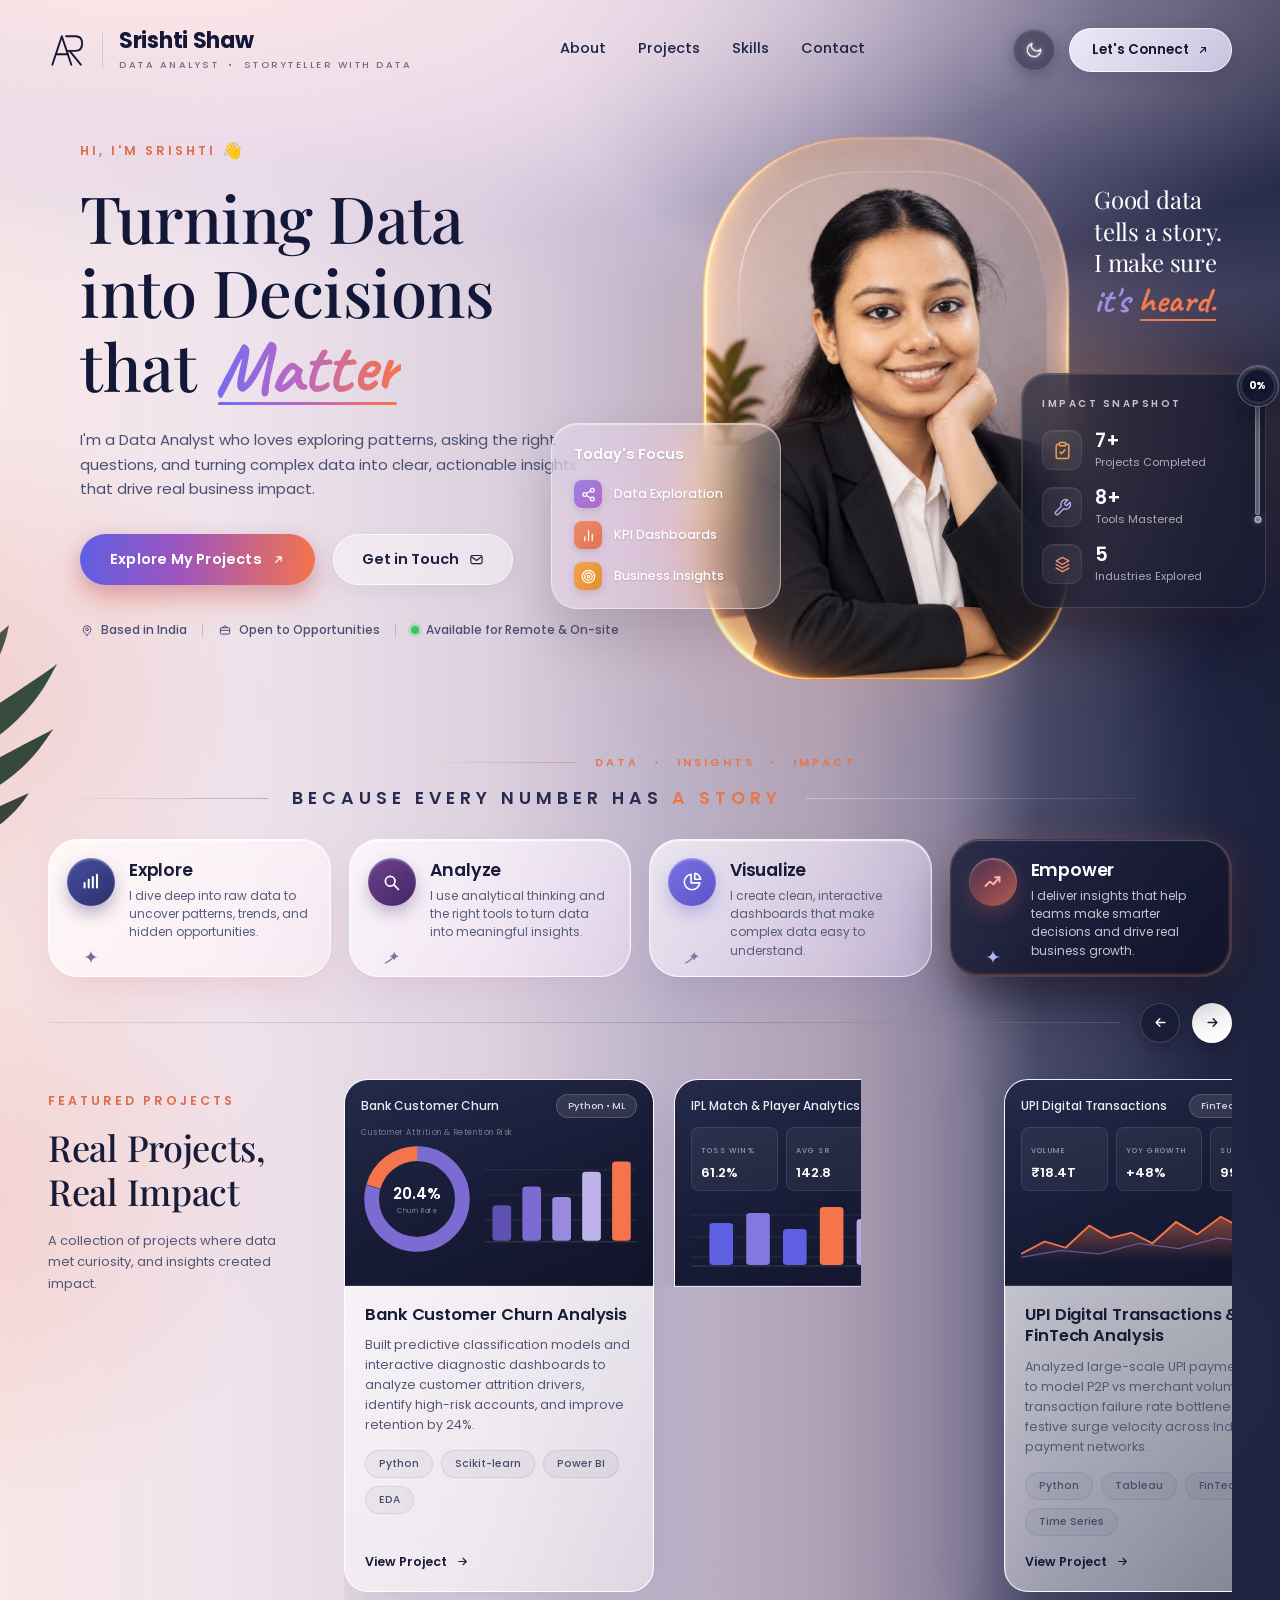
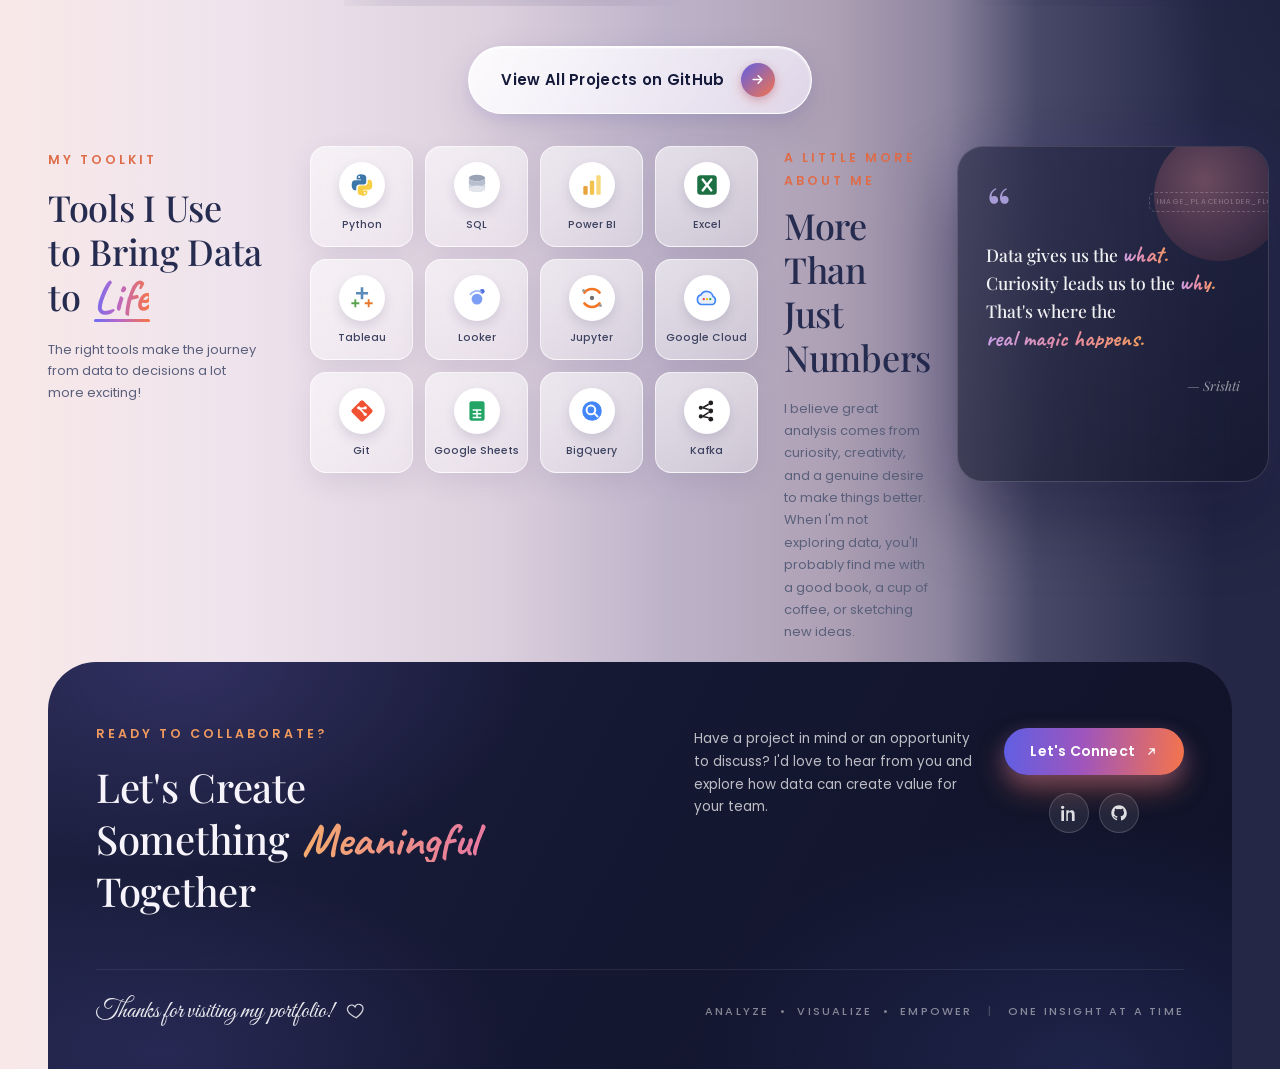
<file: index.html>
<!DOCTYPE html>
<html lang="en">
<head>
<meta charset="UTF-8">
<meta name="viewport" content="width=device-width, initial-scale=1.0">
<title>Srishti Shaw — Data Analyst • Storyteller with Data</title>
<link rel="stylesheet" href="style.css">
<link rel="preconnect" href="https://fonts.googleapis.com">
<link rel="preconnect" href="https://fonts.gstatic.com" crossorigin>
<link href="https://fonts.googleapis.com/css2?family=Playfair+Display:ital,wght@0,400;0,500;0,600;1,400;1,500&family=Caveat:wght@600;700&family=Great+Vibes&family=Poppins:wght@300;400;500;600;700&display=swap" rel="stylesheet">
<style>
/* ============ RESET / BASE ============ */
*,*::before,*::after{margin:0;padding:0;box-sizing:border-box}
html{
  scroll-behavior:smooth;
  scrollbar-width:none !important;
  -ms-overflow-style:none !important;
}
html::-webkit-scrollbar,
body::-webkit-scrollbar{
  display:none !important;
  width:0 !important;
  height:0 !important;
  background:transparent !important;
}
body{
  font-family:'Poppins',sans-serif;
  color:#262C50;
  background:#E8E3E9;
  overflow-x:hidden;
  -webkit-font-smoothing:antialiased;
  text-rendering:optimizeLegibility;
  position:relative;
}
a{text-decoration:none;color:inherit}
ul{list-style:none}
button{font-family:inherit;border:none;background:none;cursor:pointer}
img,svg{display:block}
::selection{background:rgba(138,123,216,.3)}

/* ============ AMBIENT BACKGROUND (multi-zone) ============ */
.bg{
  position:absolute;inset:0;overflow:hidden;z-index:0;pointer-events:none;
  background-color:#E8E3E9;
  background-image:
    /* smooth header horizon wash */
    radial-gradient(1200px 340px at 12% -20px, rgba(254,232,230,.94) 0%, rgba(245,226,236,.65) 45%, rgba(245,226,236,0) 80%),
    radial-gradient(1100px 380px at 46% -30px, rgba(224,212,234,.75) 0%, rgba(206,192,222,.45) 55%, rgba(206,192,222,0) 85%),
    /* dark twilight glow strictly confined to the right button zone */
    radial-gradient(780px 440px at 94% 20px, rgba(24,27,52,.98) 0%, rgba(38,41,74,.92) 36%, rgba(70,72,108,.55) 62%, transparent 84%),
    /* warm glow behind portrait */
    radial-gradient(560px 480px at calc(50% + 330px) 400px, rgba(242,155,98,.34) 0%, rgba(242,155,98,0) 68%),
    radial-gradient(380px 320px at calc(50% + 140px) 580px, rgba(240,130,95,.15) 0%, rgba(240,130,95,0) 70%),
    /* right strip — capabilities level */
    radial-gradient(360px 560px at calc(50% + 730px) 660px, rgba(24,27,52,.9) 0%, rgba(24,27,52,0) 72%),
    /* right strip — projects level */
    radial-gradient(330px 460px at calc(50% + 735px) 1100px, rgba(24,27,52,.85) 0%, rgba(24,27,52,0) 74%),
    /* right fade toward CTA */
    radial-gradient(320px 380px at calc(50% + 740px) 1560px, rgba(24,27,52,.68) 0%, rgba(24,27,52,0) 75%),
    /* left blush zones */
    radial-gradient(520px 430px at calc(50% - 720px) 700px, rgba(233,178,178,.5) 0%, rgba(233,178,178,0) 70%),
    radial-gradient(560px 470px at calc(50% - 730px) 1200px, rgba(238,186,183,.55) 0%, rgba(238,186,183,0) 72%),
    /* cool top-left */
    radial-gradient(660px 420px at calc(50% - 740px) 30px, rgba(203,201,214,.55) 0%, rgba(203,201,214,0) 70%),
    /* base smooth faded atmospheric wash across header */
    linear-gradient(90deg, #F8E8E8 0%, #EFE4ED 18%, #DED1DF 38%, #BDB3C9 52%, #AEA0B4 65%, #8B839E 74%, #484968 81%, #242846 95%);
}
.bg .leaves{position:absolute;left:calc(50% - 726px);top:615px;opacity:.95;filter:blur(.3px)}

.page{position:relative;z-index:1}
.wrap{width:min(100% - 96px,1328px);margin-inline:auto}

/* ============ SHARED PIECES ============ */
.eyebrow{
  font-size:12.5px;font-weight:600;letter-spacing:3px;color:#DE6C48;
  display:inline-flex;align-items:center;gap:6px;
}
.eyebrow .wave{font-size:16px;display:inline-block;line-height:1}
.eyebrow.light{color:#F09A5E}
.script{
  font-family:'Caveat',cursive;font-weight:700;line-height:.8;
  display:inline-block;position:relative;
}
.sg-hero{font-size:1.18em;background:linear-gradient(95deg,#6C63FF 0%,#BA68C8 36%,#E56A88 66%,#FA8C16 100%);-webkit-background-clip:text;background-clip:text;color:transparent}
.sg-coral{font-size:1.22em;background:linear-gradient(92deg,#F4A96E 10%,#E8764B 85%);-webkit-background-clip:text;background-clip:text;color:transparent}
.sg-quote{font-size:1.34em;background:linear-gradient(92deg,#C9A0E8 0%,#E88BA0 55%,#F09A5E 100%);-webkit-background-clip:text;background-clip:text;color:transparent}
.sg-cta{font-size:1.14em;background:linear-gradient(92deg,#F4A96E 5%,#E87B9E 90%);-webkit-background-clip:text;background-clip:text;color:transparent}
.script-matter-wrap{display:inline-block;position:relative;padding:0 .06em}
.script-matter{
  font-family:'Caveat',cursive;font-size:1.15em;font-weight:700;line-height:.8;
  background:linear-gradient(95deg,#6E6DF2 0%,#B867CA 42%,#F87545 100%);
  -webkit-background-clip:text;background-clip:text;color:transparent;
  display:inline-block;transform:rotate(-1.5deg);
}
.matter-underline{
  position:absolute;left:4%;bottom:-3px;width:92%;height:3.5px;
  background:linear-gradient(90deg,#6E6DF2 0%,#B867CA 45%,#F87545 100%);
  border-radius:999px;
}
/* Script: Life (Toolkit section) */
.script-life-wrap{display:inline-block;position:relative;padding:0 .06em 0 .02em;margin-left:4px;vertical-align:baseline}
.script-life{
  font-family:'Caveat',cursive;font-size:1.24em;font-weight:700;line-height:.85;
  background:linear-gradient(95deg,#6E6DF2 0%,#B867CA 42%,#F87545 100%);
  -webkit-background-clip:text;background-clip:text;color:transparent;
  display:inline-block;transform:rotate(-1.5deg);
}
.life-underline{
  position:absolute;left:2%;bottom:-3px;width:96%;height:3.2px;
  background:linear-gradient(90deg,#6E6DF2 0%,#B867CA 45%,#F87545 100%);
  border-radius:999px;pointer-events:none;
}
/* Script: Meaningful (CTA section) */
.script-meaningful-wrap{display:inline-block;position:relative;margin:0 4px;vertical-align:baseline}
.script-meaningful{
  font-family:'Caveat',cursive;font-size:1.16em;font-weight:700;line-height:.95;
  background:linear-gradient(92deg,#F4A96E 5%,#E87B9E 90%);
  -webkit-background-clip:text;background-clip:text;color:transparent;
  display:inline-block;
  padding-right:0.24em;
}
.btn-primary{
  display:inline-flex;align-items:center;gap:10px;
  padding:15px 30px;border-radius:999px;
  background:linear-gradient(95deg,#5F5FE4 0%,#9F55BC 44%,#F5744B 100%);
  color:#fff;font-size:14.5px;font-weight:600;letter-spacing:.2px;
  box-shadow:0 14px 28px rgba(245,116,75,.42),0 6px 18px rgba(95,95,228,.28);
  transition:transform .25s ease,box-shadow .25s ease;
}
.btn-primary:hover{transform:translateY(-2px);box-shadow:0 18px 34px rgba(245,116,75,.52),0 8px 22px rgba(95,95,228,.36)}
.btn-primary svg{width:13px;height:13px;stroke:#fff;stroke-width:2.2;fill:none;stroke-linecap:round;stroke-linejoin:round}

/* ============ HEADER ============ */
.site-header{display:flex;align-items:center;padding-top:28px}
.brand{display:flex;align-items:center;gap:16px}
.monogram-svg{width:38px;height:38px;flex:none;display:block}
.brand-divider{width:1px;height:36px;background:rgba(180,170,195,.5);flex:none}
.brand-name{font-size:22px;font-weight:700;color:#131838;letter-spacing:-.3px;line-height:1.15;display:block}
.brand-sub{font-size:9.5px;font-weight:500;letter-spacing:2.5px;color:#706b85;margin-top:4px;display:block;white-space:nowrap}
.main-nav{display:flex;gap:32px;margin:0 auto}
.main-nav a{
  font-size:14.5px;font-weight:500;color:#1e2345;
  position:relative;padding:6px 0 10px;transition:color .2s,opacity .2s;
}
.main-nav a:hover{color:#131838;opacity:.85}
.main-nav a.nav-active{color:#131838;font-weight:600}
.main-nav a.nav-active::after{
  content:'';position:absolute;left:50%;transform:translateX(-50%);bottom:0;
  width:22px;height:2.5px;background:#131838;border-radius:999px;
}
.header-actions{display:flex;align-items:center;gap:14px}
.theme-btn{
  width:42px;height:42px;border-radius:50%;
  background:rgba(20,22,46,.45);border:1px solid rgba(255,255,255,.18);
  -webkit-backdrop-filter:blur(16px);backdrop-filter:blur(16px);
  display:grid;place-items:center;
  box-shadow:inset 0 1px 1px rgba(255,255,255,.08), 0 4px 14px rgba(10,12,30,.28);
  cursor:pointer;
  transition:background .2s,border-color .2s,transform .2s;
}
.theme-btn:hover{background:rgba(25,28,58,.65);border-color:rgba(255,255,255,.32)}
.theme-btn svg{
  width:18px;height:18px;stroke:#ffffff;stroke-width:1.8;fill:none;
  stroke-linecap:round;stroke-linejoin:round;
  transform:rotate(-12deg);
  filter:drop-shadow(0 0 2.5px rgba(255,255,255,.45));
}
.connect-btn{
  display:inline-flex;align-items:center;gap:8px;padding:11px 22px;border-radius:999px;
  background:linear-gradient(135deg,rgba(244,240,252,.94) 0%,rgba(220,212,240,.86) 100%);
  border:1px solid rgba(255,255,255,.75);
  -webkit-backdrop-filter:blur(12px);backdrop-filter:blur(12px);
  color:#151a3a;font-size:13.5px;font-weight:600;
  box-shadow:0 6px 18px rgba(20,20,50,.14);
  transition:transform .2s ease,box-shadow .2s ease;
}
.connect-btn:hover{transform:translateY(-1px);box-shadow:0 8px 22px rgba(20,20,50,.2)}
.connect-btn svg{width:12px;height:12px;stroke:#151a3a;stroke-width:2.2;fill:none;stroke-linecap:round;stroke-linejoin:round}

/* ============ HERO ============ */
.hero{display:flex;align-items:flex-start}
.hero-left{flex:1;min-width:0;padding:65px 0 0 32px}
.hero-left h1{
  font-family:'Playfair Display',serif;font-weight:500;font-size:65px;line-height:1.14;
  letter-spacing:-.5px;color:#141838;margin-top:18px;
}
.hero-desc{font-size:15px;line-height:1.64;color:#4A5072;max-width:510px;margin-top:26px;font-weight:400}
.hero-cta{display:flex;align-items:center;gap:18px;margin-top:32px}
.btn-ghost{
  display:inline-flex;align-items:center;gap:10px;padding:14px 28px;border-radius:999px;
  background:rgba(255,255,255,.42);border:1px solid rgba(255,255,255,.68);color:#1A203E;
  font-size:14.5px;font-weight:600;-webkit-backdrop-filter:blur(14px);backdrop-filter:blur(14px);
  box-shadow:0 6px 18px rgba(40,35,70,.06);
  transition:transform .2s,background .2s;
}
.btn-ghost:hover{background:rgba(255,255,255,.58);transform:translateY(-2px)}
.btn-ghost svg{width:15px;height:15px;stroke:#1A203E;stroke-width:1.8;fill:none;stroke-linecap:round;stroke-linejoin:round}
.status-row{display:flex;align-items:center;gap:15px;margin-top:36px;font-size:12px;font-weight:500;color:#4A5072}
.status-item{display:inline-flex;align-items:center;gap:7px}
.status-item svg{width:14px;height:14px;stroke:#4A5072;stroke-width:1.7;fill:none;stroke-linecap:round;stroke-linejoin:round}
.v-div{width:1px;height:14px;background:rgba(40,45,80,.2)}
.dot{width:8px;height:8px;border-radius:50%;background:#34C759;box-shadow:0 0 0 3px rgba(52,199,89,.22)}

/* --- hero right composition --- */
.hero-right{position:relative;flex:none;width:586px;height:632px;margin-top:36px}
.portrait{
  position:absolute;left:0;top:0;width:480px;
  z-index:2;
}
.hero-img{
  width:100%;
  height:auto;
  display:block;
}
.hero-quote{position:absolute;left:448px;top:76px;z-index:3}
.hero-quote p{
  font-family:'Playfair Display',serif;font-weight:400;font-size:24px;line-height:1.32;
  color:#FFFFFF;letter-spacing:-.2px;
}
.quote-script-wrap{display:inline-flex;align-items:baseline;gap:8px;margin-top:3px}
.script-its{
  font-family:'Caveat',cursive;font-size:36px;font-weight:700;
  color:#9F8EE8;line-height:1;display:inline-block;
}
.script-heard{
  font-family:'Caveat',cursive;font-size:36px;font-weight:700;
  color:#F27A4E;line-height:1;display:inline-block;position:relative;
}
.quote-line{
  position:absolute;left:2px;bottom:-3px;width:calc(100% - 2px);height:2.5px;
  background:#F27A4E;border-radius:999px;
}

/* Today's Focus */
.focus-card{
  position:absolute;left:-95px;top:315px;width:230px;z-index:4;
  padding:20px 22px 18px;border-radius:26px;
  background:rgba(255,255,255,.24);border:1px solid rgba(255,255,255,.45);
  -webkit-backdrop-filter:blur(24px) saturate(170%);backdrop-filter:blur(24px) saturate(170%);
  box-shadow:0 24px 50px rgba(18,15,40,.15), inset 0 1px 1px rgba(255,255,255,.5);
}
.focus-card h3{
  font-size:14.5px;font-weight:600;color:#ffffff;
  margin-bottom:15px;text-shadow:0 1px 2px rgba(10,10,25,.18);
}
.focus-card li{
  display:flex;align-items:center;gap:12px;
  font-size:12.5px;font-weight:500;color:#ffffff;
  text-shadow:0 1px 2px rgba(10,10,25,.16);
}
.focus-card li + li{margin-top:13px}
.fi{
  width:28px;height:28px;border-radius:8px;
  display:grid;place-items:center;flex:none;
  box-shadow:0 3px 8px rgba(0,0,0,.12);
}
.fi svg{width:15px;height:15px;stroke:#fff;fill:none;stroke-width:2;stroke-linecap:round;stroke-linejoin:round}
.fi-1{background:linear-gradient(135deg,#9B81E2,#B569C6)}
.fi-2{background:linear-gradient(135deg,#F08B67,#E27154)}
.fi-3{background:linear-gradient(135deg,#F2A64A,#E38D35)}

/* Impact Snapshot */
.impact-card{
  position:absolute;left:375px;top:265px;width:245px;z-index:5;
  padding:22px 20px;border-radius:26px;
  background:rgba(20,23,45,.65);border:1px solid rgba(255,255,255,.14);
  -webkit-backdrop-filter:blur(26px);backdrop-filter:blur(26px);
  box-shadow:0 30px 65px rgba(8,8,26,.55), 0 0 25px rgba(240,140,80,.14), inset 1px 1px 1px rgba(255,255,255,.12);
}
.impact-card h3{font-size:10px;font-weight:600;letter-spacing:2.5px;color:rgba(255,255,255,.72);margin-bottom:18px}
.impact-row{display:flex;align-items:center;gap:13px}
.impact-row + .impact-row{margin-top:16px}
.ii{
  width:40px;height:40px;border-radius:11px;flex:none;display:grid;place-items:center;
  background:rgba(255,255,255,.055);border:1px solid rgba(255,255,255,.08);
  box-shadow:inset 0 1px 1px rgba(255,255,255,.08);
}
.ii svg{width:19px;height:19px;fill:none;stroke-width:1.8;stroke-linecap:round;stroke-linejoin:round}
.ii-1 svg{stroke:#F4A552}
.ii-2 svg{stroke:#B8A8E8}
.ii-3 svg{stroke:#F08E70}
.impact-row strong{display:block;font-size:19px;font-weight:600;color:#fff;line-height:1.15}
.impact-row small{display:block;font-size:11px;color:rgba(255,255,255,.62);margin-top:2px}

/* ============ TAGLINE DIVIDER ============ */
.tagline{margin-top:14px}
.tag-top{display:flex;align-items:center;justify-content:center;gap:20px;
  font-size:11px;font-weight:600;letter-spacing:3px;color:#E8764B}
.tag-top .line{width:150px;height:1px;background:linear-gradient(90deg,rgba(232,118,75,0),rgba(232,118,75,.55))}
.tag-top i{font-style:normal;opacity:.75;margin:0 9px}
.tag-bottom{display:flex;align-items:center;gap:24px;margin-top:14px}
.tag-bottom h2{font-size:17.5px;font-weight:600;letter-spacing:5px;color:#262C50;white-space:nowrap}
.tag-bottom h2 em{font-style:normal;color:#E8764B}
.tag-bottom .line{height:1px;flex:1}
.tag-bottom .line.l{max-width:220px;background:linear-gradient(90deg,rgba(38,44,80,0),rgba(38,44,80,.28))}
.tag-bottom .line.r{max-width:330px;background:linear-gradient(90deg,rgba(255,255,255,.35),rgba(255,255,255,.06))}

/* ============ CAPABILITIES ============ */
.capabilities{display:grid;grid-template-columns:repeat(4,1fr);gap:18px;margin-top:28px}
.cap{
  border-radius:30px;padding:18px 20px 16px 18px;min-height:136px;
  display:flex;gap:14px;align-items:stretch;
  transition:transform .25s ease,box-shadow .25s ease;
}
.cap:hover{transform:translateY(-3px)}

/* Card 1: Explore */
.cap-1{
  background:linear-gradient(135deg,rgba(255,255,255,.78) 0%,rgba(255,246,246,.5) 100%);
  border:1px solid rgba(255,255,255,.88);
  -webkit-backdrop-filter:blur(20px) saturate(160%);backdrop-filter:blur(20px) saturate(160%);
  box-shadow:inset 0 1px 1.5px rgba(255,255,255,.95), 0 18px 38px -8px rgba(225,160,168,.35), 0 3px 8px rgba(0,0,0,.02);
}
.cap-1:hover{box-shadow:inset 0 1px 1.5px rgba(255,255,255,.95), 0 24px 46px -8px rgba(225,160,168,.45), 0 4px 12px rgba(0,0,0,.03)}

/* Card 2: Analyze */
.cap-2{
  background:linear-gradient(135deg,rgba(255,255,255,.74) 0%,rgba(250,240,252,.44) 100%);
  border:1px solid rgba(255,255,255,.84);
  -webkit-backdrop-filter:blur(20px) saturate(160%);backdrop-filter:blur(20px) saturate(160%);
  box-shadow:inset 0 1px 1.5px rgba(255,255,255,.95), 0 18px 38px -8px rgba(200,155,200,.3), 0 3px 8px rgba(0,0,0,.02);
}
.cap-2:hover{box-shadow:inset 0 1px 1.5px rgba(255,255,255,.95), 0 24px 46px -8px rgba(200,155,200,.4), 0 4px 12px rgba(0,0,0,.03)}

/* Card 3: Visualize */
.cap-3{
  background:linear-gradient(135deg,rgba(255,255,255,.68) 0%,rgba(238,230,254,.4) 100%);
  border:1px solid rgba(255,255,255,.78);
  -webkit-backdrop-filter:blur(20px) saturate(160%);backdrop-filter:blur(20px) saturate(160%);
  box-shadow:inset 0 1px 1.5px rgba(255,255,255,.9), 0 20px 42px -8px rgba(135,115,180,.28), 0 3px 8px rgba(0,0,0,.02);
}
.cap-3:hover{box-shadow:inset 0 1px 1.5px rgba(255,255,255,.9), 0 26px 50px -8px rgba(135,115,180,.38), 0 4px 12px rgba(0,0,0,.03)}

/* Card 4: Empower (Midnight Glass with warm copper rim) */
.cap-4{
  background:linear-gradient(145deg,rgba(30,33,60,.85) 0%,rgba(16,18,38,.92) 100%);
  border:1px solid rgba(255,255,255,.14);
  -webkit-backdrop-filter:blur(24px) saturate(180%);backdrop-filter:blur(24px) saturate(180%);
  box-shadow:inset 0 1px 1px rgba(255,255,255,.22), inset -1.5px -1.5px 3px rgba(245,140,95,.4), 0 24px 50px -8px rgba(8,10,24,.7), 0 0 30px -3px rgba(240,130,85,.24);
}
.cap-4:hover{box-shadow:inset 0 1px 1px rgba(255,255,255,.26), inset -1.5px -1.5px 3px rgba(245,140,95,.48), 0 30px 60px -8px rgba(8,10,24,.8), 0 0 38px -3px rgba(240,130,85,.34)}

/* Card Columns */
.cap-col-left{
  display:flex;flex-direction:column;justify-content:space-between;align-items:center;
  width:48px;flex:none;
}
.cap-col-right{
  display:flex;flex-direction:column;justify-content:flex-start;min-width:0;
}
.cap-col-right h3{
  font-size:17.5px;font-weight:600;color:#181C38;line-height:1.2;letter-spacing:-.2px;margin-top:2px;
}
.cap-4 .cap-col-right h3{color:#FFFFFF}
.cap-col-right p{
  font-size:12px;line-height:1.52;color:#565D7B;margin-top:6px;font-weight:400;
}
.cap-4 .cap-col-right p{color:rgba(255,255,255,.75)}

/* Icon Badges */
.cap-icon{
  width:48px;height:48px;border-radius:50%;display:grid;place-items:center;flex:none;
}
.ci-1{
  background:linear-gradient(140deg,#4A4E9E 0%,#2A306E 100%);
  box-shadow:0 8px 18px -2px rgba(45,50,110,.42), inset 0 1.5px 2px rgba(255,255,255,.35);
}
.ci-1 svg{width:22px;height:22px}
.ci-2{
  background:linear-gradient(140deg,#6C428E 0%,#442668 100%);
  box-shadow:0 8px 18px -2px rgba(80,40,110,.38), inset 0 1.5px 2px rgba(255,255,255,.35);
}
.ci-2 svg{width:21px;height:21px}
.ci-3{
  background:linear-gradient(140deg,#7A72E4 0%,#5B52C6 100%);
  box-shadow:0 8px 18px -2px rgba(90,80,200,.38), inset 0 1.5px 2px rgba(255,255,255,.35);
}
.ci-3 svg{width:22px;height:22px}
.ci-4{
  background:linear-gradient(140deg,#4A3350 0%,#7E4250 50%,#B25D4F 100%);
  box-shadow:0 8px 20px -2px rgba(180,85,75,.38), inset 0 1.5px 2px rgba(255,255,255,.32);
}
.ci-4 svg{width:21px;height:21px}

/* Sparkles / Comets */
.cap-sparkle{
  width:20px;height:20px;display:grid;place-items:center;margin-top:auto;padding-top:8px;
}
.cap-sparkle svg{width:18px;height:18px;display:block}

/* Footer & Nav */
.cap-footer{display:flex;align-items:center;margin-top:26px}
.cap-line{
  flex:1;height:1px;
  background:linear-gradient(90deg,rgba(38,44,80,0.1) 0%,rgba(38,44,80,0.2) 65%,rgba(255,255,255,0.16) 100%);
  margin-right:20px;
}
.cap-nav{display:flex;gap:12px;flex:none}
.cap-nav-btn{
  width:40px;height:40px;border-radius:50%;display:grid;place-items:center;
  cursor:pointer;transition:transform .2s ease,box-shadow .2s ease,background .2s ease;
}
.cap-nav-btn:hover{transform:scale(1.05)}
.cap-nav-btn.prev{
  background:rgba(22,25,52,.8);border:1px solid rgba(255,255,255,.16);
  -webkit-backdrop-filter:blur(14px);backdrop-filter:blur(14px);
  box-shadow:0 4px 14px rgba(10,12,28,.35);
}
.cap-nav-btn.prev svg{width:15px;height:15px;stroke:#FFFFFF;stroke-width:2.2;fill:none;stroke-linecap:round;stroke-linejoin:round}
.cap-nav-btn.next{
  background:#FFFFFF;border:1px solid rgba(255,255,255,.95);
  box-shadow:0 4px 14px rgba(0,0,0,.22);
}
.cap-nav-btn.next svg{width:15px;height:15px;stroke:#181C38;stroke-width:2.2;fill:none;stroke-linecap:round;stroke-linejoin:round}

/* ============ PROJECTS ============ */
.projects{margin-top:36px}
.projects-layout{display:flex;gap:36px;align-items:flex-start}
.projects-intro{flex:none;width:260px;padding-top:8px}
.projects-intro h2{font-family:'Playfair Display',serif;font-weight:500;font-size:36px;line-height:1.22;color:#181C38;margin-top:14px;letter-spacing:-.3px}
.projects-intro .lede{font-size:13px;line-height:1.65;color:#525875;margin-top:16px;max-width:240px}
.projects-main{flex:1;position:relative;min-width:0;overflow:hidden}
.proj-grid{
  display:flex;gap:20px;overflow-x:auto;scroll-behavior:smooth;
  scroll-snap-type:x mandatory;padding-bottom:14px;
  scrollbar-width:none;-ms-overflow-style:none;
}
.proj-grid::-webkit-scrollbar{display:none}
.proj-card{
  flex:0 0 calc((100% - 40px) / 3);
  min-width:310px;
  scroll-snap-align:start;
  border-radius:24px;overflow:hidden;display:flex;flex-direction:column;
  background:linear-gradient(172deg,rgba(255,255,255,.76),rgba(255,255,255,.45));
  border:1px solid rgba(255,255,255,.85);
  -webkit-backdrop-filter:blur(18px);backdrop-filter:blur(18px);
  box-shadow:0 22px 52px -10px rgba(45,40,85,.16), inset 0 1px 1.5px rgba(255,255,255,.95);
  transition:transform .3s cubic-bezier(.16,1,.3,1),box-shadow .3s cubic-bezier(.16,1,.3,1);
}
.proj-card:hover{
  transform:translateY(-6px);
  box-shadow:0 28px 64px -10px rgba(45,40,85,.26), inset 0 1px 1.5px #FFFFFF;
}
.proj-visual{
  height:206px;padding:14px 16px 12px;flex:none;
  background:linear-gradient(160deg,#242A4A 0%,#171B36 55%,#111429 100%);
  border-bottom:1px solid rgba(255,255,255,.06);
}
.pv-head{display:flex;align-items:center;justify-content:space-between;gap:10px}
.pv-head span{font-size:12px;font-weight:500;color:#ECEAF4;white-space:nowrap;overflow:hidden;text-overflow:ellipsis}
.pv-pill{font-style:normal;font-size:9.5px;font-weight:500;padding:4px 11px;border-radius:999px;
  background:rgba(255,255,255,.1);border:1px solid rgba(255,255,255,.17);color:#DCD9EA;flex:none}
.mock{margin-top:9px}
.mock-caption{font-size:8px;letter-spacing:.6px;color:rgba(255,255,255,.4);margin-bottom:4px}
.mock-row{display:flex;align-items:center;gap:12px}
.donut{position:relative;width:112px;flex:none}
.donut svg{width:112px;height:112px}
.donut-label{position:absolute;inset:0;display:flex;flex-direction:column;align-items:center;justify-content:center}
.donut-label strong{font-size:15px;color:#fff;font-weight:600}
.donut-label span{font-size:6.5px;color:rgba(255,255,255,.5);letter-spacing:.5px;margin-top:1px}
.bars{flex:1;height:96px;min-width:0}
.scatter{width:100%;height:118px}
.kpis{display:flex;gap:8px;margin-bottom:8px}
.kpi{flex:1;background:rgba(255,255,255,.05);border:1px solid rgba(255,255,255,.09);border-radius:8px;padding:7px 9px}
.kpi span{font-size:7.5px;letter-spacing:1.2px;color:rgba(255,255,255,.5);font-weight:500}
.kpi strong{display:block;font-size:13px;color:#fff;font-weight:600;margin-top:3px}
.area{width:100%;height:62px}
.proj-body{padding:18px 20px 20px;display:flex;flex-direction:column;flex:1}
.proj-body h3{font-size:16.5px;font-weight:600;color:#181C38;line-height:1.3;letter-spacing:-.1px}
.proj-body p{font-size:12.5px;line-height:1.6;color:#525875;margin-top:10px}
.tags{display:flex;flex-wrap:wrap;gap:8px;margin-top:15px}
.tags span{font-size:10.5px;font-weight:500;color:#464C6B;padding:5px 13px;border-radius:999px;
  background:rgba(38,44,80,.05);border:1px solid rgba(38,44,80,.09)}
.view-project{display:inline-flex;align-items:center;gap:9px;margin-top:auto;padding-top:17px;
  font-size:12.5px;font-weight:600;color:#181C38;transition:color .2s,transform .2s}
.view-project:hover{color:#5F5FE4;transform:translateX(3px)}
.view-project svg{width:13px;height:13px;stroke:#181C38;stroke-width:2;fill:none;stroke-linecap:round;stroke-linejoin:round;transition:stroke .2s}
.view-project:hover svg{stroke:#5F5FE4}

/* Center View All Projects Button */
.projects-cta-center{
  display:flex;
  justify-content:center;
  align-items:center;
  margin-top:40px;
  width:100%;
}
.btn-all-projects{
  position:relative;
  display:inline-flex;
  align-items:center;
  gap:16px;
  padding:16px 36px 16px 32px;
  border-radius:999px;
  background:linear-gradient(135deg,rgba(255,255,255,.9) 0%,rgba(244,238,255,.68) 100%);
  border:1px solid rgba(255,255,255,.95);
  -webkit-backdrop-filter:blur(18px);backdrop-filter:blur(18px);
  box-shadow:0 16px 38px rgba(45,40,90,.12),0 4px 12px rgba(95,95,228,.1),inset 0 1px 2px rgba(255,255,255,1);
  color:#151A3A;
  font-size:15px;
  font-weight:600;
  letter-spacing:.3px;
  overflow:hidden;
  transition:all .3s cubic-bezier(.16,1,.3,1);
  text-decoration:none;
}
.btn-all-projects::before{
  content:'';
  position:absolute;
  top:-50%;
  left:-60%;
  width:40%;
  height:200%;
  background:linear-gradient(90deg,transparent,rgba(255,255,255,.65),transparent);
  transform:skewX(-25deg);
  animation:sheenSweep 4.5s infinite ease-in-out;
  pointer-events:none;
}
.btn-all-projects:hover{
  transform:translateY(-3px);
  background:linear-gradient(135deg,rgba(255,255,255,.98) 0%,rgba(238,230,255,.85) 100%);
  border-color:#FFFFFF;
  box-shadow:0 22px 50px rgba(95,95,228,.24),0 8px 24px rgba(245,116,75,.2),inset 0 1px 2px #FFFFFF;
}
.btn-all-projects:active{
  transform:translateY(-1px) scale(.98);
}
.btn-arrow-wrap{
  width:34px;
  height:34px;
  border-radius:50%;
  background:linear-gradient(135deg,#5F5FE4,#F5744B);
  display:grid;
  place-items:center;
  flex:none;
  box-shadow:0 4px 12px rgba(245,116,75,.35),0 2px 6px rgba(95,95,228,.25);
  transition:transform .3s ease,box-shadow .3s ease;
}
.btn-arrow-wrap svg{
  width:15px;
  height:15px;
  stroke:#FFFFFF;
  stroke-width:2.4;
  fill:none;
  stroke-linecap:round;
  stroke-linejoin:round;
  animation:arrowNudge 2s infinite ease-in-out;
}
.btn-all-projects:hover .btn-arrow-wrap{
  transform:scale(1.1);
  box-shadow:0 6px 16px rgba(245,116,75,.45),0 3px 8px rgba(95,95,228,.35);
}
.btn-all-projects:hover .btn-arrow-wrap svg{
  animation:none;
  transform:translateX(3px);
}
@keyframes arrowNudge{
  0%,100%{transform:translateX(0)}
  50%{transform:translateX(4px)}
}
@keyframes sheenSweep{
  0%{left:-60%}
  30%,100%{left:140%}
}

/* ============ TOOLKIT + ABOUT + QUOTE ============ */
.toolkit{display:grid;grid-template-columns:236px 448px 1fr 312px;gap:26px;margin-top:32px;align-items:start}
.toolkit-intro h2{font-family:'Playfair Display',serif;font-weight:500;font-size:36px;line-height:1.24;color:#262C50;margin-top:14px;letter-spacing:-.3px}
.toolkit-intro .lede{font-size:13px;line-height:1.65;color:#5A607C;margin-top:20px;max-width:215px}
.tools-grid{display:grid;grid-template-columns:repeat(4,1fr);gap:12px}
.tool{
  border-radius:16px;padding:15px 6px 13px;text-align:center;
  background:linear-gradient(160deg,rgba(255,255,255,.6),rgba(255,255,255,.32));
  border:1px solid rgba(255,255,255,.65);
  -webkit-backdrop-filter:blur(12px);backdrop-filter:blur(12px);
  box-shadow:0 10px 26px rgba(70,60,110,.1);
}
.tool-icon{width:46px;height:46px;border-radius:50%;background:#fff;margin:0 auto;
  display:grid;place-items:center;box-shadow:0 5px 12px rgba(50,45,90,.14)}
.tool-icon svg{width:26px;height:26px}
.tool em{display:block;font-style:normal;font-size:10.5px;font-weight:500;color:#3C4260;margin-top:9px;white-space:nowrap}
.about-col .eyebrow{line-height:1.85;display:block}
.about-col h2{font-family:'Playfair Display',serif;font-weight:500;font-size:36px;line-height:1.22;color:#262C50;margin-top:12px;letter-spacing:-.3px}
.about-col .lede{font-size:13px;line-height:1.72;color:#5A607C;margin-top:18px;max-width:268px}
.quote-card{
  position:relative;border-radius:26px;overflow:hidden;min-height:336px;
  padding:30px 28px 26px;
  background:linear-gradient(160deg,rgba(32,34,64,.6),rgba(15,17,38,.58));
  border:1px solid rgba(255,255,255,.14);
  -webkit-backdrop-filter:blur(22px);backdrop-filter:blur(22px);
  box-shadow:0 34px 75px rgba(12,12,38,.42),0 0 55px rgba(120,100,200,.12);
}
.flower{
  position:absolute;top:-16px;right:-16px;width:130px;height:130px;border-radius:50%;
  background:radial-gradient(circle at 38% 38%,#6B4A5E 0%,#43314A 55%,#241C30 100%);
  display:flex;align-items:center;justify-content:center;
}
.flower span{font-size:7px;letter-spacing:1.6px;color:rgba(255,255,255,.3);border:1px dashed rgba(255,255,255,.2);padding:4px 7px;border-radius:6px;transform:translate(6px,6px)}
.qmark{display:block;font-family:'Playfair Display',serif;font-size:62px;line-height:.55;color:#A79BD6;margin:14px 0 16px}
.quote-card blockquote p{font-family:'Playfair Display',serif;font-weight:500;font-size:17.5px;line-height:1.6;color:rgba(255,255,255,.93)}
.q-author{margin-top:24px;text-align:right;font-family:'Playfair Display',serif;font-style:italic;font-size:13px;color:rgba(255,255,255,.55)}

/* ============ FINAL CTA ============ */
.cta{
  width:min(100% - 96px,1328px);margin:18px auto 0;
  border-radius:48px 48px 0 0;position:relative;overflow:hidden;
  background:
    radial-gradient(560px 340px at 12% 0%,rgba(100,90,180,.3),transparent 62%),
    radial-gradient(620px 380px at 88% 100%,rgba(70,82,165,.26),transparent 66%),
    radial-gradient(500px 260px at 10% 96%,rgba(90,86,180,.22),transparent 70%),
    linear-gradient(118deg,#1C2040 0%,#151832 45%,#0F1228 100%);
  padding:58px 0 42px;
}
.cta-inner{position:relative;padding:0 48px}
.cta-main{display:flex;gap:44px;align-items:flex-start;justify-content:space-between}
.cta-left{flex:1 1 540px;min-width:0}
.cta-left h2{
  font-family:'Playfair Display',serif;font-weight:500;font-size:40px;line-height:1.3;
  color:#F6F4FA;margin-top:16px;letter-spacing:-.3px;
}
.cta-right{flex:0 0 490px;max-width:490px;display:flex;gap:32px;align-items:flex-start;padding-top:8px}
.cta-right > p{font-size:13.5px;line-height:1.7;color:rgba(255,255,255,.72);max-width:315px}
.cta-actions{display:flex;flex-direction:column;align-items:center;flex:none}
.cta-actions .btn-primary{padding:13px 26px;font-size:14px}
.socials{display:flex;gap:10px;margin-top:18px}
.socials a{
  width:40px;height:40px;border-radius:50%;display:grid;place-items:center;
  background:rgba(255,255,255,.08);border:1px solid rgba(255,255,255,.16);
  color:rgba(255,255,255,.85);transition:background .2s;
}
.socials a:hover{background:rgba(255,255,255,.16)}
.socials svg{width:16px;height:16px;fill:currentColor}
.cta-bottom{
  display:flex;align-items:center;justify-content:space-between;
  margin-top:52px;padding-top:26px;border-top:1px solid rgba(255,255,255,.08);
  gap:24px;
}
.thanks{font-family:'Great Vibes',cursive;font-size:25px;color:rgba(255,255,255,.9);display:inline-flex;align-items:center;gap:12px}
.thanks svg{width:19px;height:19px;stroke:rgba(255,255,255,.8);stroke-width:1.6;fill:none;transform:rotate(-6deg)}
.cta-tags{font-size:11px;font-weight:500;letter-spacing:2.2px;color:rgba(255,255,255,.48);white-space:nowrap}
.cta-tags .bar{margin:0 15px;opacity:.4}

/* ============ RESPONSIVE ============ */
@media (max-width:1240px){
  .toolkit{grid-template-columns:220px 1fr 1fr;grid-template-rows:auto auto}
  .quote-card{grid-column:3;grid-row:1 / span 2}
  .about-col{grid-column:2;grid-row:2}
  .tools-grid{grid-row:1 / span 2}
}
@media (max-width:1140px){
  .hero{flex-direction:column}
  .hero-left{padding:48px 0 0}
  .hero-right{margin:60px auto 0}
  .capabilities{grid-template-columns:repeat(2,1fr)}
  .projects{flex-direction:column;gap:8px}
  .projects-intro{width:auto;max-width:560px}
  .proj-nav{position:static;justify-content:flex-end;margin-bottom:18px}
  .bg .leaves{display:none}
}
@media (max-width:1040px){
  .cta-main{flex-direction:column;gap:32px}
  .cta-right{width:100%;max-width:none}
}
@media (max-width:980px){
  .main-nav{display:none}
  .toolkit{display:flex;flex-wrap:wrap}
  .toolkit > *{flex:1 1 300px}
  .tools-grid{flex:2 1 460px}
}
@media (max-width:720px){
  .wrap{width:calc(100% - 40px)}
  .hero-left h1{font-size:44px}
  .brand-sub{display:none}
  .hero-right{width:100%;height:auto;padding-bottom:8px}
  .hero-quote{position:static;margin-bottom:26px}
  .hero-quote p{color:#262C50}
  .portrait{position:relative;width:min(440px,88%);height:auto;margin:0 auto}
  .focus-card,.impact-card{position:static;width:min(280px,100%);margin:20px auto 0}
  .capabilities{grid-template-columns:1fr}
  .proj-grid{grid-template-columns:1fr}
  .tools-grid{grid-template-columns:repeat(3,1fr)}
  .cta-main{flex-direction:column}
  .cta-right{width:100%;flex-direction:column}
  .cta-actions{align-items:flex-start}
  .cta-bottom{flex-direction:column;align-items:flex-start;gap:16px}
  .cta-tags{white-space:normal}
  .tag-bottom h2{white-space:normal;letter-spacing:3px}
  .scroll-dialer{right:10px}
  .scroll-track{height:90px;width:3px}
  .scroll-knob{width:34px;height:34px}
  .scroll-pct-text{font-size:8.5px}
}

/* ============ RIGHT-SIDE SCROLL PERCENTAGE DIALER ============ */
.scroll-dialer{
  position:fixed;
  right:20px;
  top:50%;
  transform:translateY(-50%);
  z-index:9999;
  display:flex;
  flex-direction:column;
  align-items:center;
  user-select:none;
  -webkit-user-select:none;
  touch-action:none;
}
.scroll-track{
  width:5px;
  height:130px;
  background:rgba(255,255,255,.24);
  border:1px solid rgba(255,255,255,.28);
  border-radius:999px;
  position:relative;
  box-shadow:0 4px 16px rgba(0,0,0,.35), inset 0 1px 2px rgba(255,255,255,.3);
  cursor:pointer;
  transition:width .2s, background .2s;
}
.scroll-track::before,
.scroll-track::after{
  content:'';
  position:absolute;
  left:50%;
  transform:translateX(-50%);
  width:7px;
  height:7px;
  border-radius:50%;
  background:rgba(255,255,255,.45);
  border:1px solid rgba(255,255,255,.6);
  pointer-events:none;
  box-shadow:0 0 6px rgba(255,255,255,.3);
}
.scroll-track::before{top:-9px}
.scroll-track::after{bottom:-9px}
.scroll-track:hover{
  width:7px;
  background:rgba(255,255,255,.32);
}
.scroll-fill{
  position:absolute;
  top:0;
  left:0;
  width:100%;
  height:0%;
  border-radius:999px;
  background:linear-gradient(180deg,#6E6DF2 0%,#B867CA 50%,#F87545 100%);
  box-shadow:0 0 10px rgba(248,117,69,.8),0 0 5px rgba(110,109,242,.6);
  pointer-events:none;
}
.scroll-knob{
  position:absolute;
  left:50%;
  top:0px;
  transform:translate(-50%, -50%);
  width:42px;
  height:42px;
  border-radius:50%;
  background:rgba(18,22,46,.94);
  -webkit-backdrop-filter:blur(18px);
  backdrop-filter:blur(18px);
  border:1.5px solid rgba(255,255,255,.32);
  box-shadow:0 8px 24px rgba(0,0,0,.5), 0 0 12px rgba(110,109,242,.25), inset 0 1px 2px rgba(255,255,255,.45);
  display:grid;
  place-items:center;
  cursor:grab;
  transition:box-shadow .2s, transform .15s ease-out;
}
.scroll-knob:hover{
  transform:translate(-50%, -50%) scale(1.1);
  box-shadow:0 12px 30px rgba(248,117,69,.4),0 4px 16px rgba(110,109,242,.35),inset 0 1px 2.5px #fff;
  border-color:rgba(255,255,255,.55);
}
.scroll-knob:active{
  cursor:grabbing;
  transform:translate(-50%, -50%) scale(0.95);
}
.scroll-ring-svg{
  position:absolute;
  inset:0;
  width:100%;
  height:100%;
  transform:rotate(-90deg);
  pointer-events:none;
}
.scroll-ring-track{
  fill:none;
  stroke:rgba(255,255,255,.12);
  stroke-width:2.6;
}
.scroll-ring-bar{
  fill:none;
  stroke-width:2.8;
  stroke-linecap:round;
  stroke-dasharray:113.1;
  stroke-dashoffset:113.1;
  transition:stroke-dashoffset .08s ease-out;
}
.scroll-pct-text{
  position:relative;
  z-index:2;
  font-family:'Poppins',sans-serif;
  font-size:10.5px;
  font-weight:700;
  letter-spacing:-.3px;
  color:#FFFFFF;
  text-shadow:0 1px 4px rgba(0,0,0,.7);
  font-variant-numeric:tabular-nums;
  pointer-events:none;
}
</style>
</head>
<body>

<!-- shared svg gradients -->
<svg width="0" height="0" style="position:absolute" aria-hidden="true">
  <defs>
    <linearGradient id="sg1" x1="0" y1="0" x2="1" y2="0">
      <stop offset="0" stop-color="#8A7BD8"/><stop offset=".5" stop-color="#D77CA8"/><stop offset="1" stop-color="#F09A5E"/>
    </linearGradient>
    <linearGradient id="sg2" x1="0" y1="0" x2="1" y2="0">
      <stop offset="0" stop-color="#F4A96E"/><stop offset="1" stop-color="#E8764B"/>
    </linearGradient>
  </defs>
</svg>

<div class="bg" aria-hidden="true">
  <svg class="leaves" width="160" height="260" viewBox="0 0 160 260" fill="none">
    <path d="M-15 130 C 40 110, 85 65, 95 10 C 55 45, 15 85, -15 130 Z" fill="#182B21" opacity=".8"/>
    <path d="M-15 165 C 55 150, 115 110, 142 50 C 85 90, 25 125, -15 165 Z" fill="#223C2E" opacity=".95"/>
    <path d="M-15 165 C 50 148, 105 112, 142 50" stroke="#2D4D3B" stroke-width="1.5" stroke-linecap="round" opacity=".6"/>
    <path d="M-15 205 C 48 198, 108 168, 138 115 C 80 145, 22 175, -15 205 Z" fill="#1C3327" opacity=".92"/>
    <path d="M-15 205 C 45 195, 100 168, 138 115" stroke="#274635" stroke-width="1.5" stroke-linecap="round" opacity=".6"/>
    <path d="M-15 245 C 40 240, 88 220, 115 178 C 65 200, 18 222, -15 245 Z" fill="#15271E" opacity=".88"/>
  </svg>
</div>

<div class="page">

  <!-- ================= HEADER ================= -->
  <header class="site-header wrap">
    <a class="brand" href="index.html">
      <svg class="monogram-svg" viewBox="0 0 44 44" fill="none" stroke="#131838" stroke-width="2.2" stroke-linecap="round" stroke-linejoin="round" aria-label="AR Logo">
        <polyline points="5 39 16 6 27 39" />
        <line x1="9.5" y1="27" x2="23" y2="27" />
        <path d="M21 6 h11 c5 0 7.5 3 7.5 8.5 s-2.5 8.5 -7.5 8.5 h-9.5" />
        <line x1="25" y1="23" x2="38" y2="39" />
      </svg>
      <span class="brand-divider"></span>
      <span>
        <span class="brand-name">Srishti Shaw</span>
        <span class="brand-sub">DATA ANALYST&nbsp;&nbsp;•&nbsp;&nbsp;STORYTELLER WITH DATA</span>
      </span>
    </a>
    <nav class="main-nav">
      <a href="about.html">About</a>
      <a href="projects.html">Projects</a>
      <a href="skills.html">Skills</a>
      <a href="contact.html">Contact</a>
    </nav>
    <div class="header-actions">
      <button class="theme-btn" aria-label="Toggle theme">
        <svg viewBox="0 0 24 24"><path d="M21 12.79A9 9 0 1 1 11.21 3 7 7 0 0 0 21 12.79z"/></svg>
      </button>
      <a class="connect-btn" href="contact.html">Let's Connect
        <svg viewBox="0 0 24 24"><path d="M7 17L17 7M9 7h8v8"/></svg>
      </a>
    </div>
  </header>

  <main>
    <!-- ================= HERO ================= -->
    <section class="hero wrap">
      <div class="hero-left">
        <p class="eyebrow">HI, I'M SRISHTI <span class="wave">👋</span></p>
        <h1>Turning Data<br>into Decisions<br>that <span class="script-matter-wrap"><span class="script-matter">Matter</span><span class="matter-underline"></span></span></h1>
        <p class="hero-desc">I'm a Data Analyst who loves exploring patterns, asking the right questions, and turning complex data into clear, actionable insights that drive real business impact.</p>
        <div class="hero-cta">
          <a class="btn-primary" href="projects.html">Explore My Projects
            <svg viewBox="0 0 24 24"><path d="M7 17L17 7M9 7h8v8"/></svg>
          </a>
          <a class="btn-ghost" href="contact.html">Get in Touch
            <svg viewBox="0 0 24 24"><rect x="3" y="5.5" width="18" height="13" rx="2.5"/><path d="M4 7.5l8 6 8-6"/></svg>
          </a>
        </div>
        <div class="status-row">
          <span class="status-item">
            <svg viewBox="0 0 24 24"><path d="M12 21c-4.4-3.6-6.6-6.8-6.6-9.8a6.6 6.6 0 1 1 13.2 0c0 3-2.2 6.2-6.6 9.8z"/><circle cx="12" cy="11" r="2.4"/></svg>
            Based in India
          </span>
          <span class="v-div"></span>
          <span class="status-item">
            <svg viewBox="0 0 24 24"><rect x="4" y="8" width="16" height="11" rx="2"/><path d="M9.5 8V6.8A1.8 1.8 0 0 1 11.3 5h1.4a1.8 1.8 0 0 1 1.8 1.8V8M4 12.5h16"/></svg>
            Open to Opportunities
          </span>
          <span class="v-div"></span>
          <span class="status-item"><span class="dot"></span> Available for Remote &amp; On-site</span>
        </div>
      </div>

      <div class="hero-right">
        <figure class="portrait">
          <img src="hero-image.png" alt="Srishti Shaw" class="hero-img">
        </figure>

        <div class="hero-quote">
          <p>Good data<br>tells a story.<br>I make sure</p>
          <div class="quote-script-wrap">
            <span class="script-its">it's</span>
            <span class="script-heard">heard.<span class="quote-line"></span></span>
          </div>
        </div>

        <aside class="focus-card">
          <h3>Today's Focus</h3>
          <ul>
            <li>
              <span class="fi fi-1">
                <svg viewBox="0 0 24 24"><circle cx="18" cy="5" r="3"/><circle cx="6" cy="12" r="3"/><circle cx="18" cy="19" r="3"/><line x1="8.59" y1="13.51" x2="15.42" y2="17.49"/><line x1="15.41" y1="6.51" x2="8.59" y2="10.49"/></svg>
              </span>
              Data Exploration
            </li>
            <li>
              <span class="fi fi-2">
                <svg viewBox="0 0 24 24"><line x1="18" y1="20" x2="18" y2="10"/><line x1="12" y1="20" x2="12" y2="4"/><line x1="6" y1="20" x2="6" y2="14"/></svg>
              </span>
              KPI Dashboards
            </li>
            <li>
              <span class="fi fi-3">
                <svg viewBox="0 0 24 24"><circle cx="12" cy="12" r="10"/><circle cx="12" cy="12" r="6"/><circle cx="12" cy="12" r="2"/></svg>
              </span>
              Business Insights
            </li>
          </ul>
        </aside>

        <aside class="impact-card">
          <h3>IMPACT SNAPSHOT</h3>
          <div class="impact-row">
            <span class="ii ii-1">
              <svg viewBox="0 0 24 24"><path d="M16 4h2a2 2 0 0 1 2 2v14a2 2 0 0 1-2 2H6a2 2 0 0 1-2-2V6a2 2 0 0 1 2-2h2"/><rect x="8" y="2" width="8" height="4" rx="1" ry="1"/><polyline points="9 14 11 16 15 11"/></svg>
            </span>
            <div><strong>7+</strong><small>Projects Completed</small></div>
          </div>
          <div class="impact-row">
            <span class="ii ii-2">
              <svg viewBox="0 0 24 24"><path d="M14.7 6.3a1 1 0 0 0 0 1.4l1.6 1.6a1 1 0 0 0 1.4 0l3.77-3.77a6 6 0 0 1-7.94 7.94l-6.91 6.91a2.12 2.12 0 0 1-3-3l6.91-6.91a6 6 0 0 1 7.94-7.94l-3.76 3.76z"/></svg>
            </span>
            <div><strong>8+</strong><small>Tools Mastered</small></div>
          </div>
          <div class="impact-row">
            <span class="ii ii-3">
              <svg viewBox="0 0 24 24"><path d="M12 3l8 4.5-8 4.5-8-4.5L12 3z"/><path d="M4 12l8 4.5 8-4.5"/><path d="M4 16.5l8 4.5 8-4.5"/></svg>
            </span>
            <div><strong>5</strong><small>Industries Explored</small></div>
          </div>
        </aside>
      </div>
    </section>

    <!-- ================= DIVIDER ================= -->
    <section class="tagline wrap">
      <div class="tag-top">
        <span class="line"></span>
        <span>DATA <i>•</i> INSIGHTS <i>•</i> IMPACT</span>
      </div>
      <div class="tag-bottom">
        <span class="line l"></span>
        <h2>BECAUSE EVERY NUMBER HAS <em>A STORY</em></h2>
        <span class="line r"></span>
      </div>
    </section>

    <!-- ================= CAPABILITIES ================= -->
    <section class="capabilities wrap">
      <!-- Card 1: Explore -->
      <article class="cap cap-1">
        <div class="cap-col-left">
          <span class="cap-icon ci-1">
            <svg viewBox="0 0 24 24" fill="none" stroke="#FFFFFF" stroke-width="2.2" stroke-linecap="round">
              <line x1="5" y1="18" x2="5" y2="13"/>
              <line x1="9.5" y1="18" x2="9.5" y2="9.5"/>
              <line x1="14" y1="18" x2="14" y2="6.5"/>
              <line x1="18.5" y1="18" x2="18.5" y2="4"/>
            </svg>
          </span>
          <span class="cap-sparkle sp-1">
            <svg viewBox="0 0 24 24"><path d="M12 3 C12 7.5, 16 12, 21 12 C16 12, 12 16, 12 21 C12 16, 8 12, 3 12 C8 12, 12 7.5, 12 3 Z" fill="#756F98"/></svg>
          </span>
        </div>
        <div class="cap-col-right">
          <h3>Explore</h3>
          <p>I dive deep into raw data to uncover patterns, trends, and hidden opportunities.</p>
        </div>
      </article>

      <!-- Card 2: Analyze -->
      <article class="cap cap-2">
        <div class="cap-col-left">
          <span class="cap-icon ci-2">
            <svg viewBox="0 0 24 24" fill="none" stroke="#FFFFFF" stroke-width="2" stroke-linecap="round">
              <circle cx="10.5" cy="10.5" r="5.5"/>
              <line x1="14.8" y1="14.8" x2="20" y2="20"/>
            </svg>
          </span>
          <span class="cap-sparkle sp-2">
            <svg viewBox="0 0 24 24">
              <path d="M15 4 C15 8, 18.5 11, 22.5 11 C18.5 11, 15 14, 15 18 C15 14, 11.5 11, 7.5 11 C11.5 11, 15 8, 15 4 Z" fill="#8072A0"/>
              <path d="M3 20 C7 18.5, 11 15, 14 12" fill="none" stroke="#8072A0" stroke-width="1.5" stroke-linecap="round"/>
            </svg>
          </span>
        </div>
        <div class="cap-col-right">
          <h3>Analyze</h3>
          <p>I use analytical thinking and the right tools to turn data into meaningful insights.</p>
        </div>
      </article>

      <!-- Card 3: Visualize -->
      <article class="cap cap-3">
        <div class="cap-col-left">
          <span class="cap-icon ci-3">
            <svg viewBox="0 0 24 24" fill="none" stroke="#FFFFFF" stroke-width="1.8" stroke-linecap="round" stroke-linejoin="round">
              <path d="M11 3.5A8.5 8.5 0 1 0 20.5 13H11V3.5z"/>
              <path d="M15 2.5A8.5 8.5 0 0 1 21.5 9H15V2.5z"/>
            </svg>
          </span>
          <span class="cap-sparkle sp-3">
            <svg viewBox="0 0 24 24">
              <path d="M15 4 C15 8, 18.5 11, 22.5 11 C18.5 11, 15 14, 15 18 C15 14, 11.5 11, 7.5 11 C11.5 11, 15 8, 15 4 Z" fill="#847AA8"/>
              <path d="M3 20 C7 18.5, 11 15, 14 12" fill="none" stroke="#847AA8" stroke-width="1.5" stroke-linecap="round"/>
            </svg>
          </span>
        </div>
        <div class="cap-col-right">
          <h3>Visualize</h3>
          <p>I create clean, interactive dashboards that make complex data easy to understand.</p>
        </div>
      </article>

      <!-- Card 4: Empower (Midnight Glass) -->
      <article class="cap cap-4">
        <div class="cap-col-left">
          <span class="cap-icon ci-4">
            <svg viewBox="0 0 24 24" fill="none" stroke="#F8B4A2" stroke-width="2.2" stroke-linecap="round" stroke-linejoin="round">
              <polyline points="4 16 9 11 13 14 20 6"/>
              <polyline points="15 6 20 6 20 11"/>
            </svg>
          </span>
          <span class="cap-sparkle sp-4">
            <svg viewBox="0 0 24 24"><path d="M12 2 C12 7.5, 16 12, 22 12 C16 12, 12 16, 12 21 C12 16, 8 12, 3 12 C8 12, 12 7.5, 12 2 Z" fill="#A8B8E8"/></svg>
          </span>
        </div>
        <div class="cap-col-right">
          <h3>Empower</h3>
          <p>I deliver insights that help teams make smarter decisions and drive real business growth.</p>
        </div>
      </article>
    </section>

    <!-- ================= CAPABILITIES FOOTER & NAV ================= -->
    <div class="cap-footer wrap">
      <div class="cap-line"></div>
      <div class="cap-nav">
        <button class="cap-nav-btn prev" id="projPrev" aria-label="Previous Project">
          <svg viewBox="0 0 24 24"><path d="M19 12H5M11 6l-6 6 6 6"/></svg>
        </button>
        <button class="cap-nav-btn next" id="projNext" aria-label="Next Project">
          <svg viewBox="0 0 24 24"><path d="M5 12h14M13 6l6 6-6 6"/></svg>
        </button>
      </div>
    </div>

    <!-- ================= FEATURED PROJECTS ================= -->
    <section class="projects wrap" id="projects">
      <div class="projects-layout">
        <div class="projects-intro">
          <p class="eyebrow">FEATURED PROJECTS</p>
          <h2>Real Projects,<br>Real Impact</h2>
          <p class="lede">A collection of projects where data met curiosity, and insights created impact.</p>
        </div>

        <div class="projects-main">
          <div class="proj-grid" id="projGrid">
            <!-- Card 1: Bank Customer Churn Analysis -->
            <article class="proj-card">
              <div class="proj-visual">
                <div class="pv-head"><span>Bank Customer Churn</span><i class="pv-pill">Python • ML</i></div>
                <div class="mock">
                  <p class="mock-caption">Customer Attrition &amp; Retention Risk</p>
                  <div class="mock-row">
                    <div class="donut">
                      <svg viewBox="0 0 84 84">
                        <circle cx="42" cy="42" r="34" fill="none" stroke="rgba(255,255,255,.09)" stroke-width="11"/>
                        <circle cx="42" cy="42" r="34" fill="none" stroke="#7C6BD0" stroke-width="11" stroke-dasharray="169 213" transform="rotate(-90 42 42)"/>
                        <circle cx="42" cy="42" r="34" fill="none" stroke="#F5744B" stroke-width="11" stroke-dasharray="44 213" transform="rotate(196 42 42)"/>
                      </svg>
                      <div class="donut-label"><strong>20.4%</strong><span>Churn Rate</span></div>
                    </div>
                    <svg class="bars" viewBox="0 0 122 92" preserveAspectRatio="none">
                      <g stroke="rgba(255,255,255,.08)" stroke-width="1"><line x1="0" y1="18" x2="122" y2="18"/><line x1="0" y1="42" x2="122" y2="42"/><line x1="0" y1="66" x2="122" y2="66"/></g>
                      <rect x="6" y="52" width="15" height="34" rx="3" fill="#5E51B0"/>
                      <rect x="30" y="34" width="15" height="52" rx="3" fill="#7C6BD0"/>
                      <rect x="54" y="44" width="15" height="42" rx="3" fill="#9A8BDE"/>
                      <rect x="78" y="20" width="15" height="66" rx="3" fill="#BDB2EA"/>
                      <rect x="102" y="10" width="15" height="76" rx="3" fill="#F5744B"/>
                      <line x1="0" y1="87" x2="122" y2="87" stroke="rgba(255,255,255,.16)" stroke-width="1"/>
                    </svg>
                  </div>
                </div>
              </div>
              <div class="proj-body">
                <h3>Bank Customer Churn Analysis</h3>
                <p>Built predictive classification models and interactive diagnostic dashboards to analyze customer attrition drivers, identify high-risk accounts, and improve retention by 24%.</p>
                <div class="tags"><span>Python</span><span>Scikit-learn</span><span>Power BI</span><span>EDA</span></div>
                <a class="view-project" href="https://github.com/srishtishaw59/Bank-Customer-Churn-Analysis" target="_blank" rel="noopener noreferrer">View Project <svg viewBox="0 0 24 24"><path d="M5 12h14M13 6l6 6-6 6"/></svg></a>
              </div>
            </article>

            <!-- Card 2: IPL Cricket Performance & SQL Analytics -->
            <article class="proj-card">
              <div class="proj-visual">
                <div class="pv-head"><span>IPL Match &amp; Player Analytics</span><i class="pv-pill">SQL • MySQL</i></div>
                <div class="mock">
                  <div class="kpis">
                    <div class="kpi"><span>TOSS WIN%</span><strong>61.2%</strong></div>
                    <div class="kpi"><span>AVG SR</span><strong>142.8</strong></div>
                    <div class="kpi"><span>ECO RATE</span><strong>6.4</strong></div>
                  </div>
                  <svg class="bars" viewBox="0 0 210 68" style="height:68px;width:100%" preserveAspectRatio="none">
                    <g stroke="rgba(255,255,255,.08)" stroke-width="1"><line x1="0" y1="16" x2="210" y2="16"/><line x1="0" y1="38" x2="210" y2="38"/><line x1="0" y1="58" x2="210" y2="58"/></g>
                    <rect x="14" y="24" width="18" height="42" rx="3" fill="#5F5FE4"/>
                    <rect x="42" y="14" width="18" height="52" rx="3" fill="#8478E0"/>
                    <rect x="70" y="30" width="18" height="36" rx="3" fill="#5F5FE4"/>
                    <rect x="98" y="8" width="18" height="58" rx="3" fill="#F5744B"/>
                    <rect x="126" y="20" width="18" height="46" rx="3" fill="#B8A8E8"/>
                    <rect x="154" y="28" width="18" height="38" rx="3" fill="#5F5FE4"/>
                    <rect x="182" y="16" width="18" height="50" rx="3" fill="#F5744B"/>
                    <line x1="0" y1="67" x2="210" y2="67" stroke="rgba(255,255,255,.16)" stroke-width="1"/>
                  </svg>
                </div>
              </div>
              <div class="proj-body">
                <h3>IPL Cricket Performance &amp; SQL Analytics</h3>
                <p>Executed complex multi-table SQL queries, window functions, and CTEs to extract match-winning strike rates, death-overs bowler economy, and team season momentum trends.</p>
                <div class="tags"><span>SQL</span><span>MySQL</span><span>Window Functions</span><span>Data Modeling</span></div>
                <a class="view-project" href="https://github.com/srishtishaw59/IPL-SQL-Analysis" target="_blank" rel="noopener noreferrer">View Project <svg viewBox="0 0 24 24"><path d="M5 12h14M13 6l6 6-6 6"/></svg></a>
              </div>
            </article>

            <!-- Card 3: UPI Digital Transactions & FinTech Analysis -->
            <article class="proj-card">
              <div class="proj-visual">
                <div class="pv-head"><span>UPI Digital Transactions</span><i class="pv-pill">FinTech • Python</i></div>
                <div class="mock">
                  <div class="kpis">
                    <div class="kpi"><span>VOLUME</span><strong>₹18.4T</strong></div>
                    <div class="kpi"><span>YOY GROWTH</span><strong>+48%</strong></div>
                    <div class="kpi"><span>SUCCESS</span><strong>99.2%</strong></div>
                  </div>
                  <svg class="area" viewBox="0 0 210 70" preserveAspectRatio="none">
                    <defs>
                      <linearGradient id="ao_upi" x1="0" y1="0" x2="0" y2="1">
                        <stop offset="0" stop-color="rgba(245,116,75,.55)"/><stop offset="1" stop-color="rgba(245,116,75,0)"/>
                      </linearGradient>
                    </defs>
                    <path d="M0 62 L18 48 L34 55 L52 30 L68 44 L84 38 L100 50 L118 26 L134 40 L152 20 L170 34 L188 14 L210 26 L210 70 L0 70 Z" fill="url(#ao_upi)"/>
                    <path d="M0 66 L30 58 L60 62 L90 50 L120 56 L150 44 L180 50 L210 40" fill="none" stroke="rgba(138,123,216,.6)" stroke-width="1.4"/>
                    <path d="M0 62 L18 48 L34 55 L52 30 L68 44 L84 38 L100 50 L118 26 L134 40 L152 20 L170 34 L188 14 L210 26" fill="none" stroke="#F5744B" stroke-width="1.8"/>
                  </svg>
                </div>
              </div>
              <div class="proj-body">
                <h3>UPI Digital Transactions &amp; FinTech Analysis</h3>
                <p>Analyzed large-scale UPI payment logs to model P2P vs merchant volume trends, transaction failure rate bottlenecks, and festive surge velocity across Indian payment networks.</p>
                <div class="tags"><span>Python</span><span>Tableau</span><span>FinTech</span><span>Time Series</span></div>
                <a class="view-project" href="https://github.com/srishtishaw59/upi-analysis" target="_blank" rel="noopener noreferrer">View Project <svg viewBox="0 0 24 24"><path d="M5 12h14M13 6l6 6-6 6"/></svg></a>
              </div>
            </article>

            <!-- Card 4: Tech Workplace Burnout & Well-Being (2026) -->
            <article class="proj-card">
              <div class="proj-visual">
                <div class="pv-head"><span>Tech Workforce Burnout 2026</span><i class="pv-pill">Excel • DAX</i></div>
                <div class="mock">
                  <div class="kpis">
                    <div class="kpi"><span>BURNOUT</span><strong>34%</strong></div>
                    <div class="kpi"><span>WORK HRS</span><strong>46.5h</strong></div>
                    <div class="kpi"><span>WELLNESS</span><strong>78%</strong></div>
                  </div>
                  <svg class="bars" viewBox="0 0 210 68" style="height:68px;width:100%" preserveAspectRatio="none">
                    <g stroke="rgba(255,255,255,.08)" stroke-width="1"><line x1="0" y1="16" x2="210" y2="16"/><line x1="0" y1="38" x2="210" y2="38"/><line x1="0" y1="58" x2="210" y2="58"/></g>
                    <g fill="rgba(255,255,255,.5)" font-size="8" font-family="'Poppins',sans-serif">
                      <text x="6" y="24">Eng</text>
                      <text x="6" y="44">Prod</text>
                      <text x="6" y="64">Mktg</text>
                    </g>
                    <rect x="36" y="16" width="160" height="9" rx="4.5" fill="rgba(255,255,255,.08)"/>
                    <rect x="36" y="16" width="134" height="9" rx="4.5" fill="#F5744B"/>
                    <rect x="36" y="36" width="160" height="9" rx="4.5" fill="rgba(255,255,255,.08)"/>
                    <rect x="36" y="36" width="98" height="9" rx="4.5" fill="#9A8BDE"/>
                    <rect x="36" y="56" width="160" height="9" rx="4.5" fill="rgba(255,255,255,.08)"/>
                    <rect x="36" y="56" width="76" height="9" rx="4.5" fill="#5F5FE4"/>
                  </svg>
                </div>
              </div>
              <div class="proj-body">
                <h3>Tech Workplace Burnout &amp; Well-Being</h3>
                <p>Developed an executive Excel dashboard utilizing Power Query, Pivot Tables, and advanced statistical modeling to uncover work-life balance stress factors across tech roles.</p>
                <div class="tags"><span>Excel</span><span>Power Query</span><span>Pivot Tables</span><span>HR Analytics</span></div>
                <a class="view-project" href="https://github.com/srishtishaw59/Mental_Health_and_burnout_in_tech_2026_excel" target="_blank" rel="noopener noreferrer">View Project <svg viewBox="0 0 24 24"><path d="M5 12h14M13 6l6 6-6 6"/></svg></a>
              </div>
            </article>

            <!-- Card 5: Social Media Impact on Adolescent Well-Being -->
            <article class="proj-card">
              <div class="proj-visual">
                <div class="pv-head"><span>Adolescent Mental Health</span><i class="pv-pill">Python • Seaborn</i></div>
                <div class="mock">
                  <svg class="scatter" viewBox="0 0 210 112" preserveAspectRatio="xMidYMid meet">
                    <g stroke="rgba(255,255,255,.12)" stroke-width="1"><line x1="10" y1="6" x2="10" y2="100"/><line x1="10" y1="100" x2="204" y2="100"/></g>
                    <line x1="20" y1="84" x2="190" y2="24" stroke="rgba(245,116,75,.75)" stroke-width="2" stroke-dasharray="4 3"/>
                    <g fill="#8A7BD8"><circle cx="34" cy="78" r="2.5"/><circle cx="44" cy="74" r="2.5"/><circle cx="52" cy="70" r="2.5"/><circle cx="38" cy="84" r="2.5"/><circle cx="58" cy="65" r="2.5"/><circle cx="48" cy="62" r="2.5"/><circle cx="62" cy="58" r="2.5"/></g>
                    <g fill="#F5744B"><circle cx="130" cy="42" r="2.5"/><circle cx="145" cy="38" r="2.5"/><circle cx="156" cy="32" r="2.5"/><circle cx="138" cy="46" r="2.5"/><circle cx="168" cy="28" r="2.5"/><circle cx="178" cy="22" r="2.5"/><circle cx="150" cy="26" r="2.5"/></g>
                    <g fill="#B8A8E8"><circle cx="84" cy="54" r="2.5"/><circle cx="94" cy="48" r="2.5"/><circle cx="102" cy="56" r="2.5"/><circle cx="112" cy="44" r="2.5"/><circle cx="98" cy="38" r="2.5"/><circle cx="118" cy="36" r="2.5"/><circle cx="106" cy="48" r="2.5"/></g>
                  </svg>
                </div>
              </div>
              <div class="proj-body">
                <h3>Social Media Impact on Adolescent Well-Being</h3>
                <p>Conducted multi-variable regression and correlation analysis on teenager usage datasets to evaluate screen-time thresholds, algorithmic engagement, and psychological indicators.</p>
                <div class="tags"><span>Python</span><span>Seaborn</span><span>Statistical Modeling</span><span>Research</span></div>
                <a class="view-project" href="https://github.com/srishtishaw59/Social_Media_Impact_on_Teenager_Mental-Health" target="_blank" rel="noopener noreferrer">View Project <svg viewBox="0 0 24 24"><path d="M5 12h14M13 6l6 6-6 6"/></svg></a>
              </div>
            </article>
          </div>
        </div>
      </div>

      <!-- Horizontally Centered View All Projects Button -->
      <div class="projects-cta-center">
        <a class="btn-all-projects" href="https://github.com/srishtishaw59?tab=repositories" target="_blank" rel="noopener noreferrer">
          <span class="btn-text">View All Projects on GitHub</span>
          <span class="btn-arrow-wrap">
            <svg viewBox="0 0 24 24"><path d="M5 12h14M13 6l6 6-6 6"/></svg>
          </span>
        </a>
      </div>
    </section>

    <!-- ================= TOOLKIT / ABOUT / QUOTE ================= -->
    <section class="toolkit wrap" id="skills">
      <div class="toolkit-intro">
        <p class="eyebrow">MY TOOLKIT</p>
        <h2>Tools I Use<br>to Bring Data<br>to <span class="script-life-wrap"><span class="script-life">Life</span><span class="life-underline"></span></span></h2>
        <p class="lede">The right tools make the journey from data to decisions a lot more exciting!</p>
      </div>

      <div class="tools-grid">
        <div class="tool"><span class="tool-icon"><svg viewBox="0 0 24 24"><path fill="#3B77A8" d="M11.9 2c-1.7 0-3.2.4-3.9.9-.6.4-.9 1.1-.9 2v2h4v.7H5.4c-1.2 0-2.2.8-2.6 2-.4 1.3-.4 3.4 0 4.8.4 1.4 1.1 2.4 2.3 2.4h1.6v-2.6c0-1.4 1.2-2.7 2.7-2.7h4.3c1.2 0 2.2-1 2.2-2.2V4.9c0-1.2-1-2.1-2.2-2.4-.8-.2-1.5-.5-2.2-.5z"/><circle cx="9.4" cy="4.6" r=".9" fill="#fff"/><path fill="#F7CE44" d="M12.1 22c1.7 0 3.2-.4 3.9-.9.6-.4.9-1.1.9-2v-2h-4v-.7h5.7c1.2 0 2.2-.8 2.6-2 .4-1.3.4-3.4 0-4.8-.4-1.4-1.1-2.4-2.3-2.4h-1.6v2.6c0 1.4-1.2 2.7-2.7 2.7H10.3c-1.2 0-2.2 1-2.2 2.2v4.2c0 1.2 1 2.1 2.2 2.4.8.2 1.5.5 2.2.5z"/><circle cx="14.6" cy="19.4" r=".9" fill="#fff"/></svg></span><em>Python</em></div>
        <div class="tool"><span class="tool-icon"><svg viewBox="0 0 24 24"><ellipse cx="12" cy="5.5" rx="7.5" ry="3" fill="#9AA3B5"/><path fill="#B7BFCE" d="M4.5 5.5v5c0 1.7 3.4 3 7.5 3s7.5-1.3 7.5-3v-5c0 1.7-3.4 3-7.5 3s-7.5-1.3-7.5-3z"/><path fill="#CDD3DE" d="M4.5 10.5v5c0 1.7 3.4 3 7.5 3s7.5-1.3 7.5-3v-5c0 1.7-3.4 3-7.5 3s-7.5-1.3-7.5-3z"/><ellipse cx="12" cy="15.5" rx="7.5" ry="3" fill="#E2E6EC"/></svg></span><em>SQL</em></div>
        <div class="tool"><span class="tool-icon"><svg viewBox="0 0 24 24"><rect x="4" y="13" width="4" height="8" rx="1" fill="#E8A33D"/><rect x="10" y="8" width="4" height="13" rx="1" fill="#F2C14E"/><rect x="16" y="3" width="4" height="18" rx="1" fill="#F8D878"/></svg></span><em>Power BI</em></div>
        <div class="tool"><span class="tool-icon"><svg viewBox="0 0 24 24"><rect x="3" y="3" width="18" height="18" rx="3" fill="#1D7044"/><path d="M8 7l8 10M16 7l-8 10" stroke="#fff" stroke-width="2.2" stroke-linecap="round"/></svg></span><em>Excel</em></div>
        <div class="tool"><span class="tool-icon"><svg viewBox="0 0 24 24"><path fill="#5B8BB8" d="M10.8 2h2.4v4.4h4.4v2.4h-4.4v4.4h-2.4V8.8H6.4V6.4h4.4z"/><path fill="#E8762D" d="M17.3 13.2h1.7v2.8h2.8v1.7h-2.8v2.8h-1.7v-2.8h-2.8v-1.7h2.8z"/><path fill="#59A14F" d="M5 13.2h1.7v2.8h2.8v1.7H6.7v2.8H5v-2.8H2.2v-1.7H5z"/></svg></span><em>Tableau</em></div>
        <div class="tool"><span class="tool-icon"><svg viewBox="0 0 24 24"><circle cx="12" cy="13" r="5" fill="#7C9EF5"/><circle cx="16.8" cy="5.8" r="2.2" fill="#4E6EE0"/><path d="M6 8.5a7.5 7.5 0 0 1 9.5-2.2" stroke="#9DB8F7" stroke-width="1.8" fill="none" stroke-linecap="round"/></svg></span><em>Looker</em></div>
        <div class="tool"><span class="tool-icon"><svg viewBox="0 0 24 24"><path d="M5 7a9 9 0 0 1 14 0" stroke="#F37726" stroke-width="2.4" fill="none" stroke-linecap="round"/><path d="M19 17a9 9 0 0 1-14 0" stroke="#F37726" stroke-width="2.4" fill="none" stroke-linecap="round"/><circle cx="4.2" cy="5" r="1.4" fill="#9E9E9E"/><circle cx="19.8" cy="19" r="1.4" fill="#9E9E9E"/><circle cx="12" cy="12" r="2" fill="#6E6E6E"/></svg></span><em>Jupyter</em></div>
        <div class="tool"><span class="tool-icon"><svg viewBox="0 0 24 24"><path d="M17.5 10.4A6 6 0 0 0 6.4 9.1 4.6 4.6 0 0 0 6.8 18h10.4a4.2 4.2 0 0 0 .3-7.6z" fill="#E8F0FE" stroke="#4285F4" stroke-width="1.5" stroke-linejoin="round"/><circle cx="9" cy="13" r="1.1" fill="#EA4335"/><circle cx="12" cy="13" r="1.1" fill="#FBBC05"/><circle cx="15" cy="13" r="1.1" fill="#34A853"/></svg></span><em>Google Cloud</em></div>
        <div class="tool"><span class="tool-icon"><svg viewBox="0 0 24 24"><rect x="4.5" y="4.5" width="15" height="15" rx="2" transform="rotate(45 12 12)" fill="#F05133"/><circle cx="9" cy="9" r="1.5" fill="#fff"/><circle cx="15" cy="15" r="1.5" fill="#fff"/><circle cx="15" cy="9" r="1.5" fill="#fff"/><g stroke="#fff" stroke-width="1.5"><path d="M9.6 9.6l4.8 4.8M9.6 9.6h4.8"/></g></svg></span><em>Git</em></div>
        <div class="tool"><span class="tool-icon"><svg viewBox="0 0 24 24"><rect x="5" y="3" width="14" height="18" rx="2" fill="#23A566"/><path d="M8 11h8M8 14.5h8M8 18h8M12 11v7" stroke="#fff" stroke-width="1.4"/></svg></span><em>Google Sheets</em></div>
        <div class="tool"><span class="tool-icon"><svg viewBox="0 0 24 24"><circle cx="12" cy="12" r="9" fill="#4386FA"/><circle cx="11" cy="11" r="4" stroke="#fff" stroke-width="1.8" fill="none"/><path d="M14 14l3.2 3.2" stroke="#fff" stroke-width="1.8" stroke-linecap="round"/></svg></span><em>BigQuery</em></div>
        <div class="tool"><span class="tool-icon"><svg viewBox="0 0 24 24"><g fill="#231F20"><circle cx="15.5" cy="4.5" r="2.2"/><circle cx="15.5" cy="12" r="2.2"/><circle cx="15.5" cy="19.5" r="2.2"/></g><g stroke="#231F20" stroke-width="1.4" fill="none"><path d="M13.6 5.8L8 9M13.6 10.7L8 9M13.6 13.3L8 17M13.6 18.2L8 17"/></g><circle cx="6.3" cy="9" r="1.9" fill="#231F20"/><circle cx="6.3" cy="17" r="1.9" fill="#231F20"/></svg></span><em>Kafka</em></div>
      </div>

      <div class="about-col" id="about">
        <p class="eyebrow">A LITTLE MORE<br>ABOUT ME</p>
        <h2>More Than<br>Just Numbers</h2>
        <p class="lede">I believe great analysis comes from curiosity, creativity, and a genuine desire to make things better. When I'm not exploring data, you'll probably find me with a good book, a cup of coffee, or sketching new ideas.</p>
      </div>

      <aside class="quote-card">
        <div class="flower"><span>IMAGE_PLACEHOLDER_FLOWER</span></div>
        <span class="qmark">“</span>
        <blockquote>
          <p>Data gives us the <span class="script sg-quote">what.</span> Curiosity leads us to the <span class="script sg-quote">why.</span> That's where the <span class="script sg-quote">real magic happens.</span></p>
        </blockquote>
        <p class="q-author">— Srishti</p>
      </aside>
    </section>
  </main>

  <!-- ================= FINAL CTA ================= -->
  <section class="cta" id="contact">
    <div class="cta-inner">
      <div class="cta-main">
        <div class="cta-left">
          <p class="eyebrow light">READY TO COLLABORATE?</p>
          <h2>Let's Create<br>Something <span class="script-meaningful-wrap"><span class="script-meaningful">Meaningful</span></span> Together</h2>
        </div>
        <div class="cta-right">
          <p>Have a project in mind or an opportunity to discuss? I'd love to hear from you and explore how data can create value for your team.</p>
          <div class="cta-actions">
            <a class="btn-primary" href="contact.html">Let's Connect
              <svg viewBox="0 0 24 24"><path d="M7 17L17 7M9 7h8v8"/></svg>
            </a>
            <div class="socials">
              <a href="https://www.linkedin.com/in/srishti-shaw-054769284/" target="_blank" rel="noopener noreferrer" aria-label="LinkedIn"><svg viewBox="0 0 24 24"><path d="M4.98 3.5C4.98 4.88 3.87 6 2.5 6S0 4.88 0 3.5 1.12 1 2.5 1s2.48 1.12 2.48 2.5zM.5 8h4v16h-4V8zm7.5 0h3.8v2.2h.05c.53-1 1.83-2.2 3.77-2.2 4.03 0 4.78 2.65 4.78 6.1V24h-4v-8.5c0-2.03-.04-4.64-2.83-4.64-2.83 0-3.27 2.2-3.27 4.5V24H8V8z"/></svg></a>
              <a href="https://github.com/srishtishaw59" target="_blank" rel="noopener noreferrer" aria-label="GitHub"><svg viewBox="0 0 24 24"><path d="M12 .5C5.7.5.5 5.7.5 12c0 5.1 3.3 9.4 7.9 10.9.6.1.8-.2.8-.6v-2c-3.2.7-3.9-1.4-3.9-1.4-.5-1.3-1.3-1.7-1.3-1.7-1-.7.1-.7.1-.7 1.2.1 1.8 1.2 1.8 1.2 1 1.8 2.8 1.3 3.4 1 .1-.8.4-1.3.7-1.6-2.6-.3-5.3-1.3-5.3-5.7 0-1.3.4-2.3 1.2-3.1-.1-.3-.5-1.5.1-3.1 0 0 1-.3 3.2 1.2a11 11 0 0 1 5.8 0c2.2-1.5 3.2-1.2 3.2-1.2.6 1.6.2 2.8.1 3.1.8.8 1.2 1.8 1.2 3.1 0 4.4-2.7 5.4-5.3 5.7.4.4.8 1.1.8 2.2v3.3c0 .4.2.7.8.6 4.6-1.5 7.9-5.8 7.9-10.9C23.5 5.7 18.3.5 12 .5z"/></svg></a>
            </div>
          </div>
        </div>
      </div>
      <div class="cta-bottom">
        <p class="thanks">Thanks for visiting my portfolio!
          <svg viewBox="0 0 24 24"><path d="M12 20s-7.5-4.7-9.3-9A5.2 5.2 0 0 1 12 6.2 5.2 5.2 0 0 1 21.3 11c-1.8 4.3-9.3 9-9.3 9z"/></svg>
        </p>
        <p class="cta-tags">ANALYZE&nbsp;&nbsp;•&nbsp;&nbsp;VISUALIZE&nbsp;&nbsp;•&nbsp;&nbsp;EMPOWER<span class="bar">|</span>ONE INSIGHT AT A TIME</p>
      </div>
    </div>
  </section>

</div>

<!-- ================= SCROLL PERCENTAGE DIALER ============ -->
<div class="scroll-dialer" id="scrollDialer" role="progressbar" aria-valuenow="0" aria-valuemin="0" aria-valuemax="100" title="Scroll Progress">
  <div class="scroll-track" id="scrollTrack">
    <div class="scroll-fill" id="scrollFill"></div>
    <div class="scroll-knob" id="scrollKnob">
      <svg class="scroll-ring-svg" viewBox="0 0 42 42">
        <defs>
          <linearGradient id="dialerGrad" x1="0%" y1="0%" x2="100%" y2="100%">
            <stop offset="0%" stop-color="#6E6DF2" />
            <stop offset="50%" stop-color="#B867CA" />
            <stop offset="100%" stop-color="#F87545" />
          </linearGradient>
        </defs>
        <circle class="scroll-ring-track" cx="21" cy="21" r="18" />
        <circle class="scroll-ring-bar" id="scrollRingBar" cx="21" cy="21" r="18" stroke="url(#dialerGrad)" />
      </svg>
      <span class="scroll-pct-text" id="scrollPctText">0%</span>
    </div>
  </div>
</div>

<script>
  (function() {
    const projGrid = document.getElementById('projGrid');
    const projPrev = document.getElementById('projPrev');
    const projNext = document.getElementById('projNext');

    if (projGrid && projPrev && projNext) {
      function getScrollStep() {
        const card = projGrid.querySelector('.proj-card');
        return card ? card.offsetWidth + 20 : 340;
      }

      projNext.addEventListener('click', () => {
        projGrid.scrollBy({ left: getScrollStep(), behavior: 'smooth' });
      });

      projPrev.addEventListener('click', () => {
        projGrid.scrollBy({ left: -getScrollStep(), behavior: 'smooth' });
      });
    }
  })();
</script>
<script src="script.js"></script>
</body>
</html>
</file>
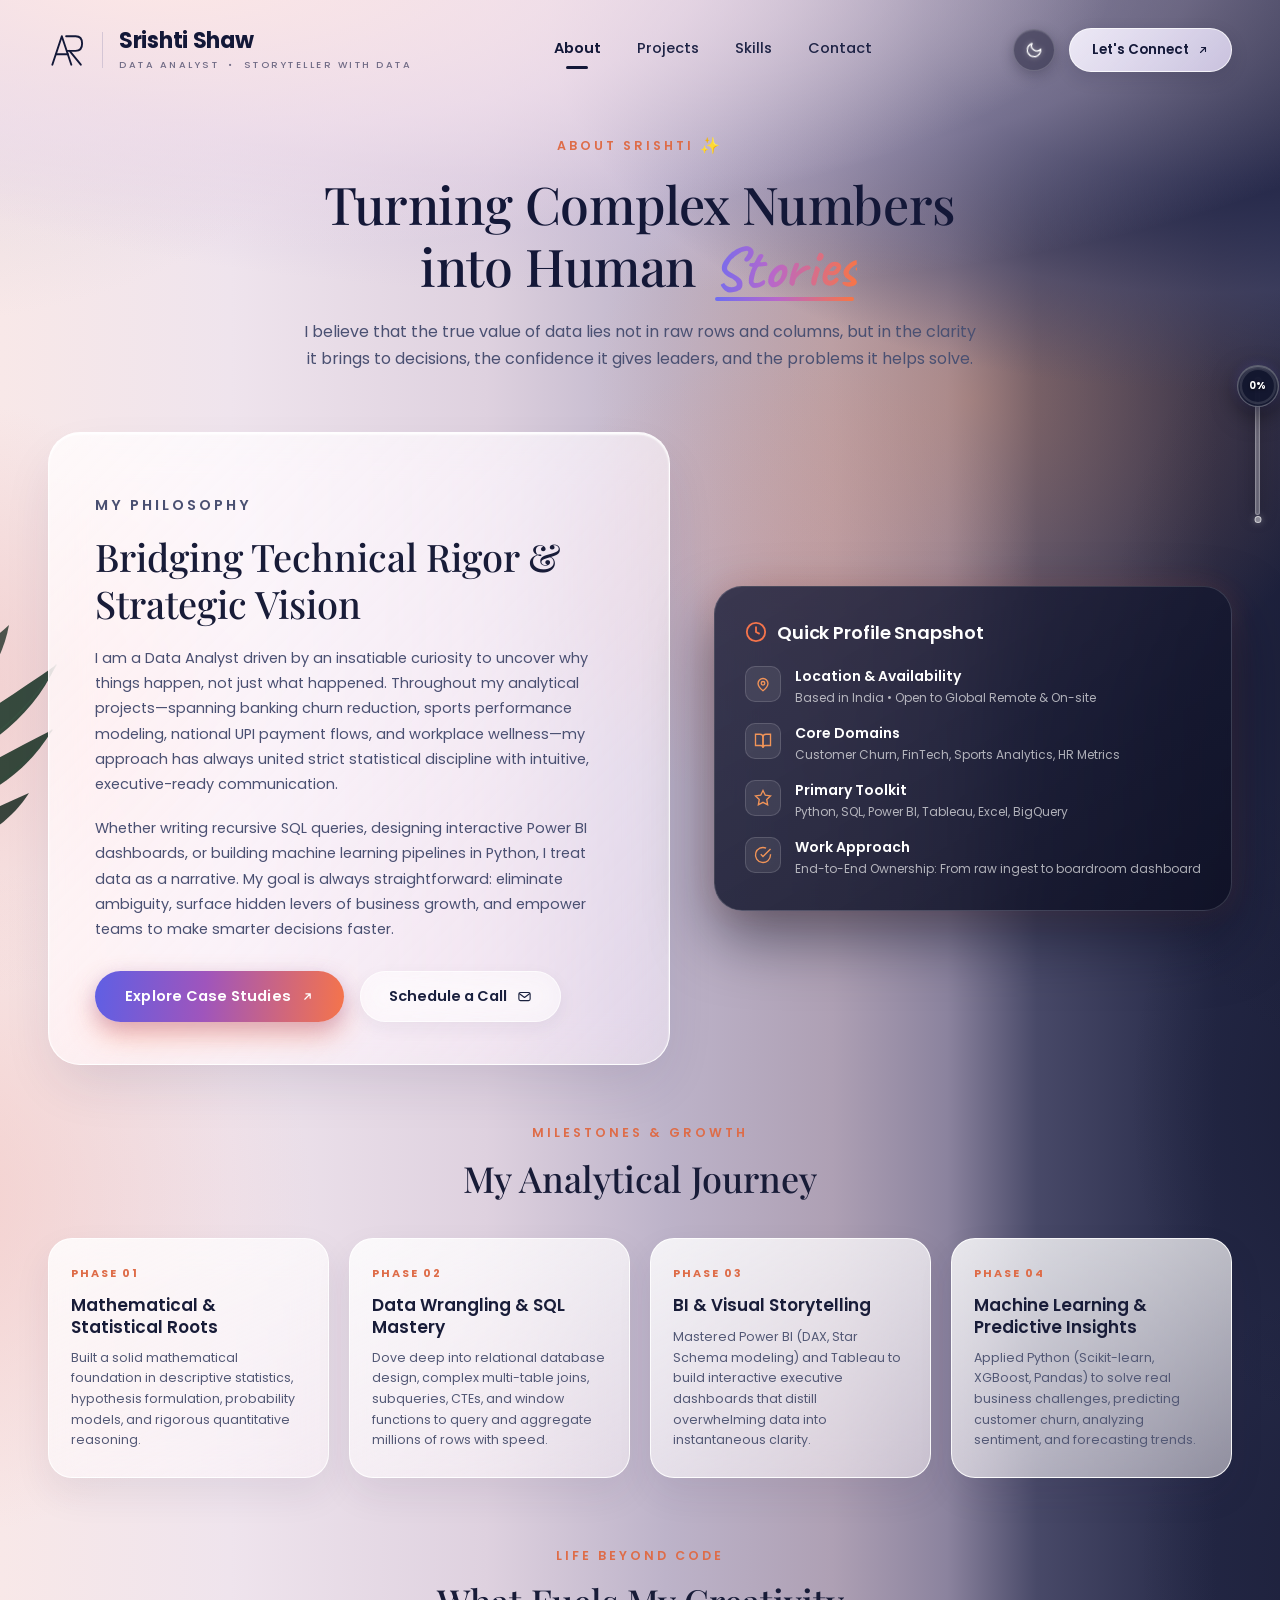
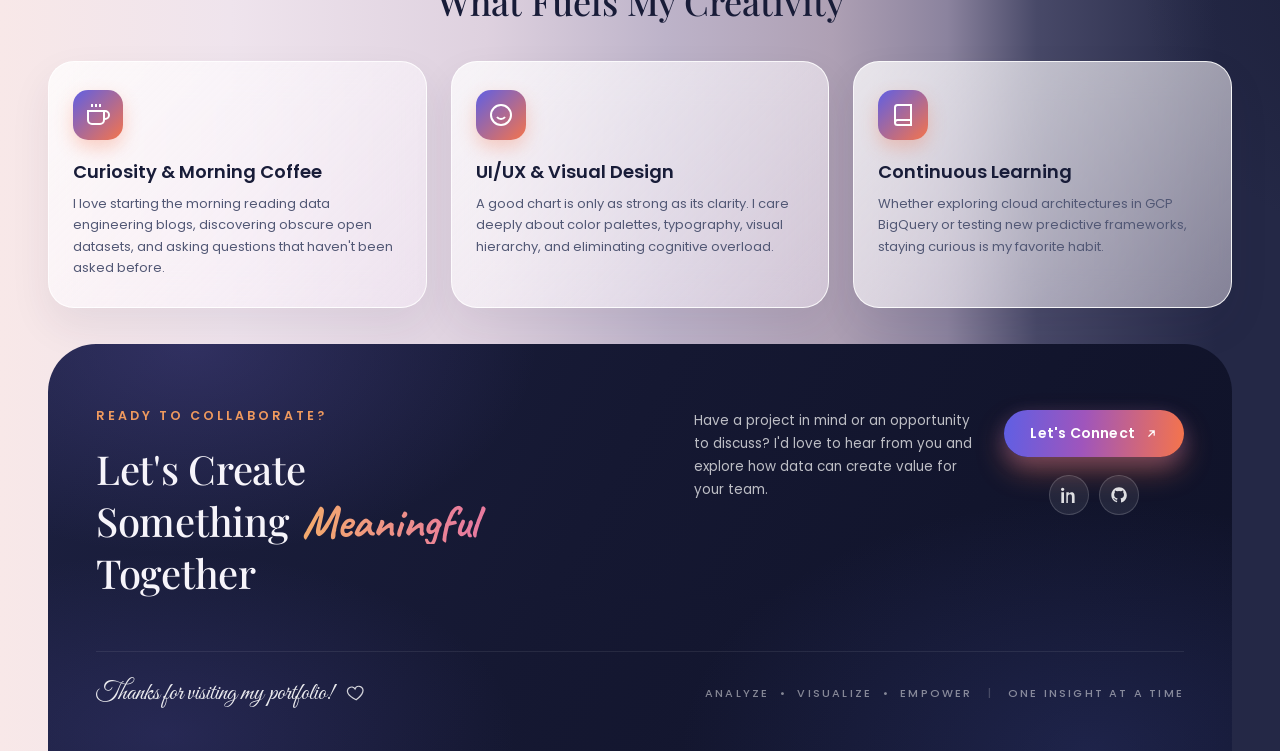
<file: about.html>
<!DOCTYPE html>
<html lang="en">
<head>
<meta charset="UTF-8">
<meta name="viewport" content="width=device-width, initial-scale=1.0">
<title>About Srishti Shaw — Data Analyst • Storyteller with Data</title>
<link rel="stylesheet" href="style.css">
<link rel="preconnect" href="https://fonts.googleapis.com">
<link rel="preconnect" href="https://fonts.gstatic.com" crossorigin>
<link href="https://fonts.googleapis.com/css2?family=Playfair+Display:ital,wght@0,400;0,500;0,600;1,400;1,500&family=Caveat:wght@600;700&family=Great+Vibes&family=Poppins:wght@300;400;500;600;700&display=swap" rel="stylesheet">
</head>
<body>

<div class="bg" aria-hidden="true">
  <svg class="leaves" width="160" height="260" viewBox="0 0 160 260" fill="none">
    <path d="M-15 130 C 40 110, 85 65, 95 10 C 55 45, 15 85, -15 130 Z" fill="#182B21" opacity=".8"/>
    <path d="M-15 165 C 55 150, 115 110, 142 50 C 85 90, 25 125, -15 165 Z" fill="#223C2E" opacity=".95"/>
    <path d="M-15 165 C 50 148, 105 112, 142 50" stroke="#2D4D3B" stroke-width="1.5" stroke-linecap="round" opacity=".6"/>
    <path d="M-15 205 C 48 198, 108 168, 138 115 C 80 145, 22 175, -15 205 Z" fill="#1C3327" opacity=".92"/>
    <path d="M-15 205 C 45 195, 100 168, 138 115" stroke="#274635" stroke-width="1.5" stroke-linecap="round" opacity=".6"/>
    <path d="M-15 245 C 40 240, 88 220, 115 178 C 65 200, 18 222, -15 245 Z" fill="#15271E" opacity=".88"/>
  </svg>
</div>

<div class="page">

  <!-- ================= SITE HEADER ================= -->
  <header class="site-header wrap">
    <a class="brand" href="index.html">
      <svg class="monogram-svg" viewBox="0 0 44 44" fill="none" stroke="#131838" stroke-width="2.2" stroke-linecap="round" stroke-linejoin="round" aria-label="AR Logo">
        <polyline points="5 39 16 6 27 39" />
        <line x1="9.5" y1="27" x2="23" y2="27" />
        <path d="M21 6 h11 c5 0 7.5 3 7.5 8.5 s-2.5 8.5 -7.5 8.5 h-9.5" />
        <line x1="25" y1="23" x2="38" y2="39" />
      </svg>
      <span class="brand-divider"></span>
      <span>
        <span class="brand-name">Srishti Shaw</span>
        <span class="brand-sub">DATA ANALYST&nbsp;&nbsp;•&nbsp;&nbsp;STORYTELLER WITH DATA</span>
      </span>
    </a>
    <nav class="main-nav">
      <a href="about.html" class="nav-active">About</a>
      <a href="projects.html">Projects</a>
      <a href="skills.html">Skills</a>
      <a href="contact.html">Contact</a>
    </nav>
    <div class="header-actions">
      <button class="theme-btn" aria-label="Toggle theme">
        <svg viewBox="0 0 24 24"><path d="M21 12.79A9 9 0 1 1 11.21 3 7 7 0 0 0 21 12.79z"/></svg>
      </button>
      <a class="connect-btn" href="contact.html">Let's Connect
        <svg viewBox="0 0 24 24"><path d="M7 17L17 7M9 7h8v8"/></svg>
      </a>
    </div>
  </header>

  <main>
    <!-- ================= PAGE HERO ================= -->
    <section class="page-hero wrap">
      <div class="page-hero-inner">
        <p class="eyebrow">ABOUT SRISHTI <span class="wave">✨</span></p>
        <h1>Turning Complex Numbers<br>into Human <span class="script-matter-wrap"><span class="script-matter">Stories</span><span class="matter-underline"></span></span></h1>
        <p class="page-lead">I believe that the true value of data lies not in raw rows and columns, but in the clarity it brings to decisions, the confidence it gives leaders, and the problems it helps solve.</p>
      </div>
    </section>

    <!-- ================= BIO & PHILOSOPHY ================= -->
    <section class="wrap">
      <div class="about-hero-grid">
        <div class="glass-panel bio-story" style="margin-top:0">
          <p class="eyebrow">MY PHILOSOPHY</p>
          <h2>Bridging Technical Rigor &amp; Strategic Vision</h2>
          <p>I am a Data Analyst driven by an insatiable curiosity to uncover why things happen, not just what happened. Throughout my analytical projects—spanning banking churn reduction, sports performance modeling, national UPI payment flows, and workplace wellness—my approach has always united strict statistical discipline with intuitive, executive-ready communication.</p>
          <p>Whether writing recursive SQL queries, designing interactive Power BI dashboards, or building machine learning pipelines in Python, I treat data as a narrative. My goal is always straightforward: eliminate ambiguity, surface hidden levers of business growth, and empower teams to make smarter decisions faster.</p>
          <div style="margin-top:28px;display:flex;gap:16px;flex-wrap:wrap">
            <a class="btn-primary" href="projects.html">Explore Case Studies
              <svg viewBox="0 0 24 24"><path d="M7 17L17 7M9 7h8v8"/></svg>
            </a>
            <a class="btn-ghost" href="contact.html">Schedule a Call
              <svg viewBox="0 0 24 24"><rect x="3" y="5.5" width="18" height="13" rx="2.5"/><path d="M4 7.5l8 6 8-6"/></svg>
            </a>
          </div>
        </div>

        <div class="bio-snapshot-card">
          <h3>
            <svg width="22" height="22" viewBox="0 0 24 24" fill="none" stroke="#F5744B" stroke-width="2"><circle cx="12" cy="12" r="10"/><path d="M12 6v6l4 2"/></svg>
            Quick Profile Snapshot
          </h3>

          <div class="bio-item">
            <div class="bio-item-icon">
              <svg viewBox="0 0 24 24"><path d="M12 21c-4.4-3.6-6.6-6.8-6.6-9.8a6.6 6.6 0 1 1 13.2 0c0 3-2.2 6.2-6.6 9.8z"/><circle cx="12" cy="11" r="2.4"/></svg>
            </div>
            <div class="bio-item-text">
              <strong>Location &amp; Availability</strong>
              <span>Based in India • Open to Global Remote &amp; On-site</span>
            </div>
          </div>

          <div class="bio-item">
            <div class="bio-item-icon">
              <svg viewBox="0 0 24 24"><path d="M2 3h6a4 4 0 0 1 4 4v14a3 3 0 0 0-3-3H2z"/><path d="M22 3h-6a4 4 0 0 0-4 4v14a3 3 0 0 1 3-3h7z"/></svg>
            </div>
            <div class="bio-item-text">
              <strong>Core Domains</strong>
              <span>Customer Churn, FinTech, Sports Analytics, HR Metrics</span>
            </div>
          </div>

          <div class="bio-item">
            <div class="bio-item-icon">
              <svg viewBox="0 0 24 24"><polygon points="12 2 15.09 8.26 22 9.27 17 14.14 18.18 21.02 12 17.77 5.82 21.02 7 14.14 2 9.27 8.91 8.26 12 2"/></svg>
            </div>
            <div class="bio-item-text">
              <strong>Primary Toolkit</strong>
              <span>Python, SQL, Power BI, Tableau, Excel, BigQuery</span>
            </div>
          </div>

          <div class="bio-item">
            <div class="bio-item-icon">
              <svg viewBox="0 0 24 24"><path d="M22 11.08V12a10 10 0 1 1-5.93-9.14"/><polyline points="22 4 12 14.01 9 11.01"/></svg>
            </div>
            <div class="bio-item-text">
              <strong>Work Approach</strong>
              <span>End-to-End Ownership: From raw ingest to boardroom dashboard</span>
            </div>
          </div>
        </div>
      </div>
    </section>

    <!-- ================= THE JOURNEY ================= -->
    <section class="journey-section wrap">
      <div class="journey-header">
        <p class="eyebrow">MILESTONES &amp; GROWTH</p>
        <h2>My Analytical Journey</h2>
      </div>

      <div class="timeline-grid">
        <div class="timeline-card">
          <span class="timeline-step">PHASE 01</span>
          <h3>Mathematical &amp; Statistical Roots</h3>
          <p>Built a solid mathematical foundation in descriptive statistics, hypothesis formulation, probability models, and rigorous quantitative reasoning.</p>
        </div>

        <div class="timeline-card">
          <span class="timeline-step">PHASE 02</span>
          <h3>Data Wrangling &amp; SQL Mastery</h3>
          <p>Dove deep into relational database design, complex multi-table joins, subqueries, CTEs, and window functions to query and aggregate millions of rows with speed.</p>
        </div>

        <div class="timeline-card">
          <span class="timeline-step">PHASE 03</span>
          <h3>BI &amp; Visual Storytelling</h3>
          <p>Mastered Power BI (DAX, Star Schema modeling) and Tableau to build interactive executive dashboards that distill overwhelming data into instantaneous clarity.</p>
        </div>

        <div class="timeline-card">
          <span class="timeline-step">PHASE 04</span>
          <h3>Machine Learning &amp; Predictive Insights</h3>
          <p>Applied Python (Scikit-learn, XGBoost, Pandas) to solve real business challenges, predicting customer churn, analyzing sentiment, and forecasting trends.</p>
        </div>
      </div>
    </section>

    <!-- ================= BEYOND NUMBERS ================= -->
    <section class="wrap" style="margin-top:64px">
      <div class="journey-header">
        <p class="eyebrow">LIFE BEYOND CODE</p>
        <h2>What Fuels My Creativity</h2>
      </div>

      <div class="passions-grid">
        <div class="passion-card">
          <div class="passion-icon">
            <svg viewBox="0 0 24 24"><path d="M18 8h1a4 4 0 0 1 0 8h-1M2 8h16v9a4 4 0 0 1-4 4H6a4 4 0 0 1-4-4V8zM6 1v3M10 1v3M14 1v3"/></svg>
          </div>
          <h3>Curiosity &amp; Morning Coffee</h3>
          <p>I love starting the morning reading data engineering blogs, discovering obscure open datasets, and asking questions that haven't been asked before.</p>
        </div>

        <div class="passion-card">
          <div class="passion-icon">
            <svg viewBox="0 0 24 24"><circle cx="12" cy="12" r="10"/><path d="M8 14s1.5 2 4 2 4-2 4-2M9 9h.01M15 9h.01"/></svg>
          </div>
          <h3>UI/UX &amp; Visual Design</h3>
          <p>A good chart is only as strong as its clarity. I care deeply about color palettes, typography, visual hierarchy, and eliminating cognitive overload.</p>
        </div>

        <div class="passion-card">
          <div class="passion-icon">
            <svg viewBox="0 0 24 24"><path d="M4 19.5A2.5 2.5 0 0 1 6.5 17H20"/><path d="M6.5 2H20v20H6.5A2.5 2.5 0 0 1 4 19.5v-15A2.5 2.5 0 0 1 6.5 2z"/></svg>
          </div>
          <h3>Continuous Learning</h3>
          <p>Whether exploring cloud architectures in GCP BigQuery or testing new predictive frameworks, staying curious is my favorite habit.</p>
        </div>
      </div>
    </section>
  </main>

  <!-- ================= FINAL CTA ================= -->
  <section class="cta" id="contact">
    <div class="cta-inner">
      <div class="cta-main">
        <div class="cta-left">
          <p class="eyebrow light">READY TO COLLABORATE?</p>
          <h2>Let's Create<br>Something <span class="script-meaningful-wrap"><span class="script-meaningful">Meaningful</span></span> Together</h2>
        </div>
        <div class="cta-right">
          <p>Have a project in mind or an opportunity to discuss? I'd love to hear from you and explore how data can create value for your team.</p>
          <div class="cta-actions">
            <a class="btn-primary" href="contact.html">Let's Connect
              <svg viewBox="0 0 24 24"><path d="M7 17L17 7M9 7h8v8"/></svg>
            </a>
            <div class="socials">
              <a href="https://www.linkedin.com/in/srishti-shaw-054769284/" target="_blank" rel="noopener noreferrer" aria-label="LinkedIn"><svg viewBox="0 0 24 24"><path d="M4.98 3.5C4.98 4.88 3.87 6 2.5 6S0 4.88 0 3.5 1.12 1 2.5 1s2.48 1.12 2.48 2.5zM.5 8h4v16h-4V8zm7.5 0h3.8v2.2h.05c.53-1 1.83-2.2 3.77-2.2 4.03 0 4.78 2.65 4.78 6.1V24h-4v-8.5c0-2.03-.04-4.64-2.83-4.64-2.83 0-3.27 2.2-3.27 4.5V24H8V8z"/></svg></a>
              <a href="https://github.com/srishtishaw59" target="_blank" rel="noopener noreferrer" aria-label="GitHub"><svg viewBox="0 0 24 24"><path d="M12 .5C5.7.5.5 5.7.5 12c0 5.1 3.3 9.4 7.9 10.9.6.1.8-.2.8-.6v-2c-3.2.7-3.9-1.4-3.9-1.4-.5-1.3-1.3-1.7-1.3-1.7-1-.7.1-.7.1-.7 1.2.1 1.8 1.2 1.8 1.2 1 1.8 2.8 1.3 3.4 1 .1-.8.4-1.3.7-1.6-2.6-.3-5.3-1.3-5.3-5.7 0-1.3.4-2.3 1.2-3.1-.1-.3-.5-1.5.1-3.1 0 0 1-.3 3.2 1.2a11 11 0 0 1 5.8 0c2.2-1.5 3.2-1.2 3.2-1.2.6 1.6.2 2.8.1 3.1.8.8 1.2 1.8 1.2 3.1 0 4.4-2.7 5.4-5.3 5.7.4.4.8 1.1.8 2.2v3.3c0 .4.2.7.8.6 4.6-1.5 7.9-5.8 7.9-10.9C23.5 5.7 18.3.5 12 .5z"/></svg></a>
            </div>
          </div>
        </div>
      </div>
      <div class="cta-bottom">
        <p class="thanks">Thanks for visiting my portfolio!
          <svg viewBox="0 0 24 24"><path d="M12 20s-7.5-4.7-9.3-9A5.2 5.2 0 0 1 12 6.2 5.2 5.2 0 0 1 21.3 11c-1.8 4.3-9.3 9-9.3 9z"/></svg>
        </p>
        <p class="cta-tags">ANALYZE&nbsp;&nbsp;•&nbsp;&nbsp;VISUALIZE&nbsp;&nbsp;•&nbsp;&nbsp;EMPOWER<span class="bar">|</span>ONE INSIGHT AT A TIME</p>
      </div>
    </div>
  </section>

</div>

<!-- ================= SCROLL PERCENTAGE DIALER ============ -->
<div class="scroll-dialer" id="scrollDialer" role="progressbar" aria-valuenow="0" aria-valuemin="0" aria-valuemax="100" title="Scroll Progress">
  <div class="scroll-track" id="scrollTrack">
    <div class="scroll-fill" id="scrollFill"></div>
    <div class="scroll-knob" id="scrollKnob">
      <svg class="scroll-ring-svg" viewBox="0 0 42 42">
        <defs>
          <linearGradient id="dialerGrad" x1="0%" y1="0%" x2="100%" y2="100%">
            <stop offset="0%" stop-color="#6E6DF2" />
            <stop offset="50%" stop-color="#B867CA" />
            <stop offset="100%" stop-color="#F87545" />
          </linearGradient>
        </defs>
        <circle class="scroll-ring-track" cx="21" cy="21" r="18" />
        <circle class="scroll-ring-bar" id="scrollRingBar" cx="21" cy="21" r="18" stroke="url(#dialerGrad)" />
      </svg>
      <span class="scroll-pct-text" id="scrollPctText">0%</span>
    </div>
  </div>
</div>

<script src="script.js"></script>
</body>
</html>
</file>
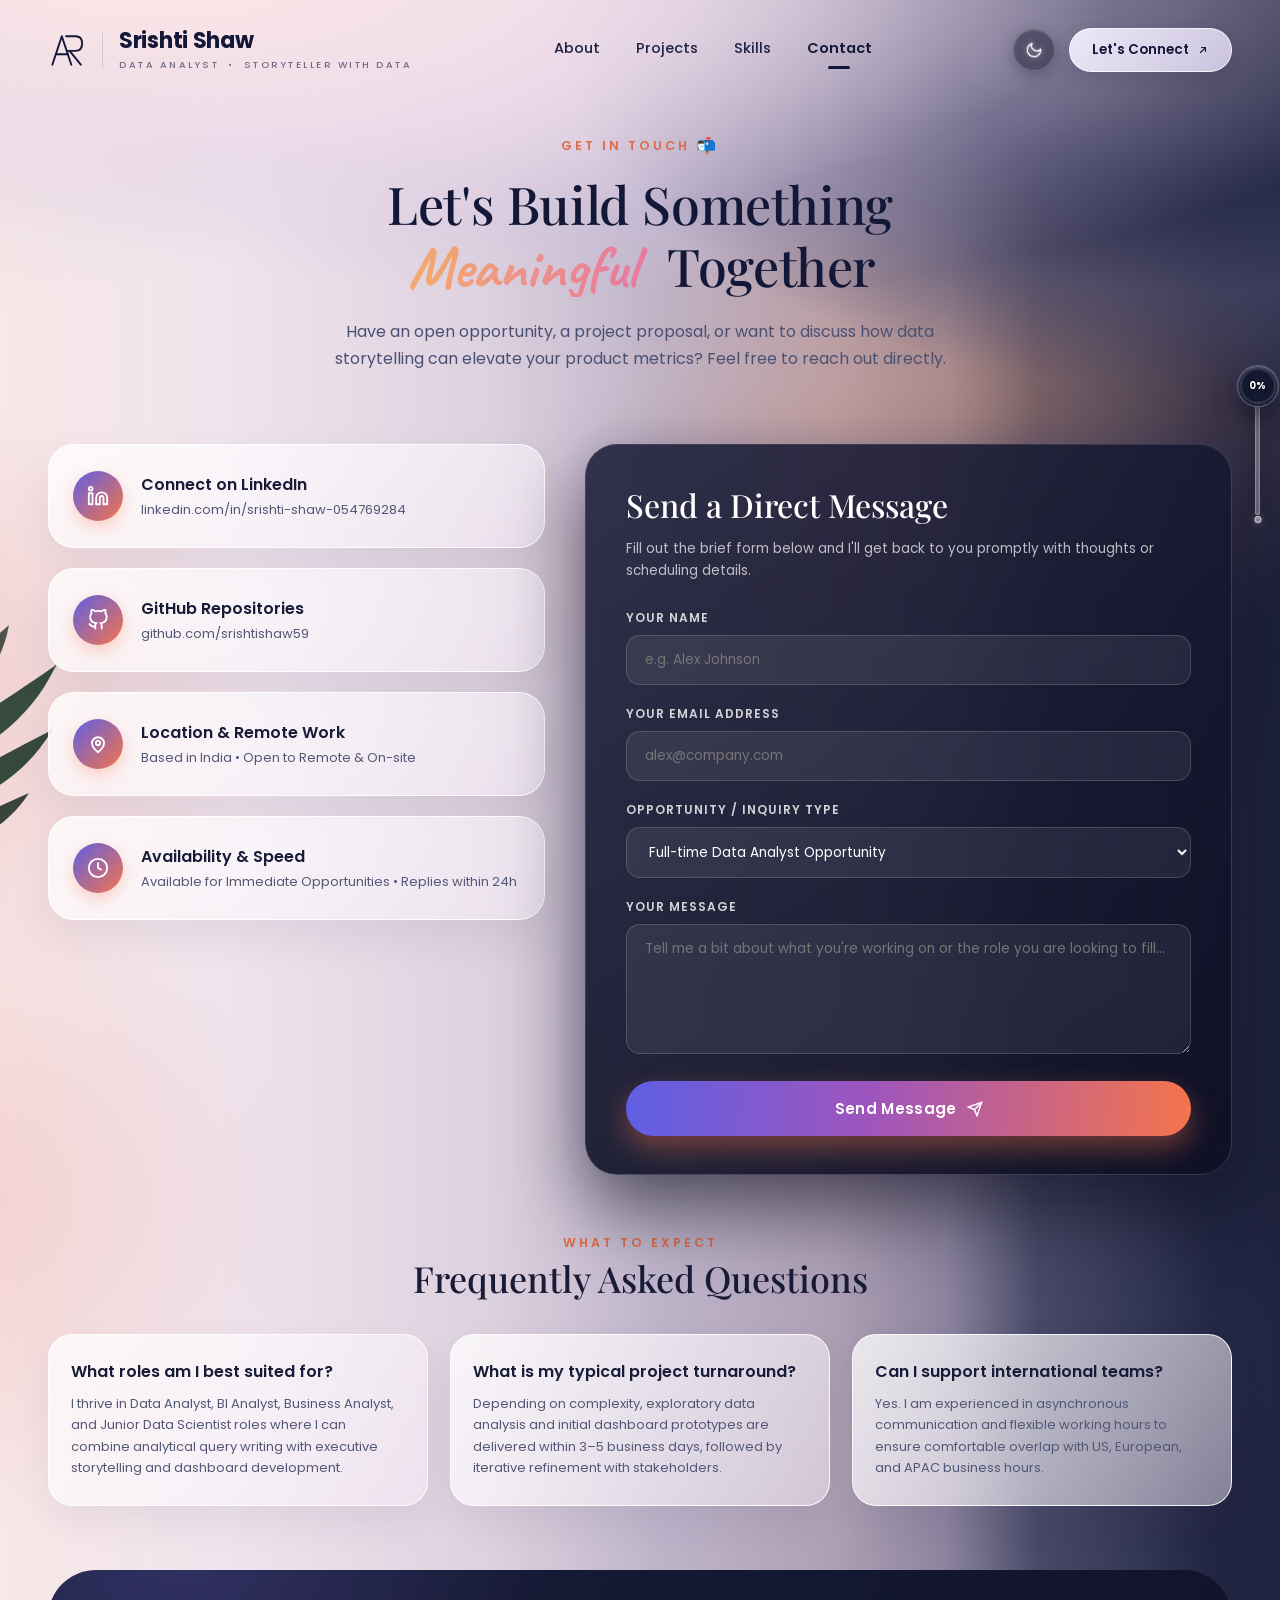
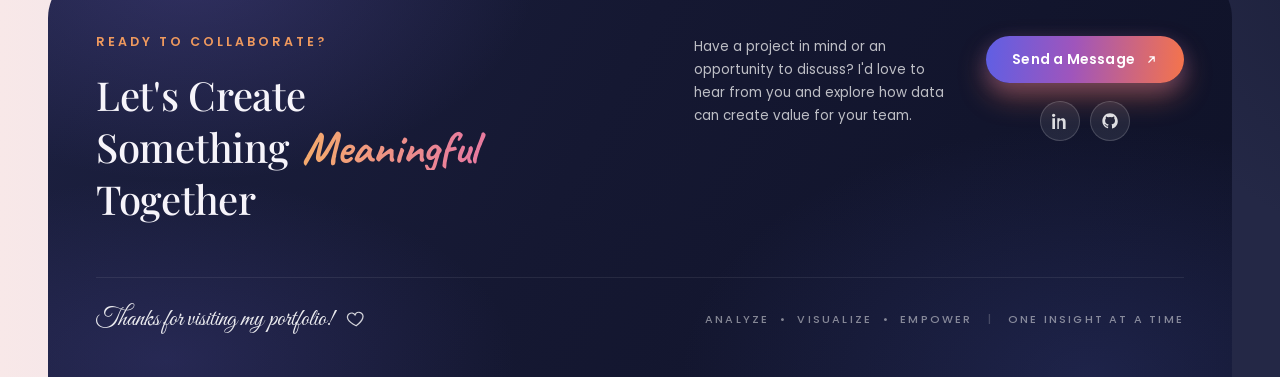
<file: contact.html>
<!DOCTYPE html>
<html lang="en">
<head>
<meta charset="UTF-8">
<meta name="viewport" content="width=device-width, initial-scale=1.0">
<title>Contact Srishti Shaw — Data Analyst • Storyteller with Data</title>
<link rel="stylesheet" href="style.css">
<link rel="preconnect" href="https://fonts.googleapis.com">
<link rel="preconnect" href="https://fonts.gstatic.com" crossorigin>
<link href="https://fonts.googleapis.com/css2?family=Playfair+Display:ital,wght@0,400;0,500;0,600;1,400;1,500&family=Caveat:wght@600;700&family=Great+Vibes&family=Poppins:wght@300;400;500;600;700&display=swap" rel="stylesheet">
</head>
<body>

<div class="bg" aria-hidden="true">
  <svg class="leaves" width="160" height="260" viewBox="0 0 160 260" fill="none">
    <path d="M-15 130 C 40 110, 85 65, 95 10 C 55 45, 15 85, -15 130 Z" fill="#182B21" opacity=".8"/>
    <path d="M-15 165 C 55 150, 115 110, 142 50 C 85 90, 25 125, -15 165 Z" fill="#223C2E" opacity=".95"/>
    <path d="M-15 165 C 50 148, 105 112, 142 50" stroke="#2D4D3B" stroke-width="1.5" stroke-linecap="round" opacity=".6"/>
    <path d="M-15 205 C 48 198, 108 168, 138 115 C 80 145, 22 175, -15 205 Z" fill="#1C3327" opacity=".92"/>
    <path d="M-15 205 C 45 195, 100 168, 138 115" stroke="#274635" stroke-width="1.5" stroke-linecap="round" opacity=".6"/>
    <path d="M-15 245 C 40 240, 88 220, 115 178 C 65 200, 18 222, -15 245 Z" fill="#15271E" opacity=".88"/>
  </svg>
</div>

<div class="page">

  <!-- ================= SITE HEADER ================= -->
  <header class="site-header wrap">
    <a class="brand" href="index.html">
      <svg class="monogram-svg" viewBox="0 0 44 44" fill="none" stroke="#131838" stroke-width="2.2" stroke-linecap="round" stroke-linejoin="round" aria-label="AR Logo">
        <polyline points="5 39 16 6 27 39" />
        <line x1="9.5" y1="27" x2="23" y2="27" />
        <path d="M21 6 h11 c5 0 7.5 3 7.5 8.5 s-2.5 8.5 -7.5 8.5 h-9.5" />
        <line x1="25" y1="23" x2="38" y2="39" />
      </svg>
      <span class="brand-divider"></span>
      <span>
        <span class="brand-name">Srishti Shaw</span>
        <span class="brand-sub">DATA ANALYST&nbsp;&nbsp;•&nbsp;&nbsp;STORYTELLER WITH DATA</span>
      </span>
    </a>
    <nav class="main-nav">
      <a href="about.html">About</a>
      <a href="projects.html">Projects</a>
      <a href="skills.html">Skills</a>
      <a href="contact.html" class="nav-active">Contact</a>
    </nav>
    <div class="header-actions">
      <button class="theme-btn" aria-label="Toggle theme">
        <svg viewBox="0 0 24 24"><path d="M21 12.79A9 9 0 1 1 11.21 3 7 7 0 0 0 21 12.79z"/></svg>
      </button>
      <a class="connect-btn" href="contact.html">Let's Connect
        <svg viewBox="0 0 24 24"><path d="M7 17L17 7M9 7h8v8"/></svg>
      </a>
    </div>
  </header>

  <main>
    <!-- ================= PAGE HERO ================= -->
    <section class="page-hero wrap">
      <div class="page-hero-inner">
        <p class="eyebrow">GET IN TOUCH <span class="wave">📬</span></p>
        <h1>Let's Build Something<br><span class="script-meaningful-wrap"><span class="script-meaningful">Meaningful</span></span> Together</h1>
        <p class="page-lead">Have an open opportunity, a project proposal, or want to discuss how data storytelling can elevate your product metrics? Feel free to reach out directly.</p>
      </div>
    </section>

    <!-- ================= CONTACT SECTION ================= -->
    <section class="wrap">
      <div class="contact-container">

        <!-- Left: Contact Cards -->
        <div class="contact-info-col">
          <a class="contact-card" href="https://www.linkedin.com/in/srishti-shaw-054769284/" target="_blank" rel="noopener noreferrer">
            <div class="contact-card-icon">
              <svg viewBox="0 0 24 24"><path d="M16 8a6 6 0 0 1 6 6v7h-4v-7a2 2 0 0 0-2-2 2 2 0 0 0-2 2v7h-4v-7a6 6 0 0 1 6-6z"/><rect x="2" y="9" width="4" height="12"/><circle cx="4" cy="4" r="2"/></svg>
            </div>
            <div class="contact-card-details">
              <strong>Connect on LinkedIn</strong>
              <span>linkedin.com/in/srishti-shaw-054769284</span>
            </div>
          </a>

          <a class="contact-card" href="https://github.com/srishtishaw59" target="_blank" rel="noopener noreferrer">
            <div class="contact-card-icon">
              <svg viewBox="0 0 24 24"><path d="M9 19c-5 1.5-5-2.5-7-3m14 6v-3.87a3.37 3.37 0 0 0-.94-2.61c3.14-.35 6.44-1.54 6.44-7A5.44 5.44 0 0 0 20 4.77 5.07 5.07 0 0 0 19.91 1S18.73.65 16 2.48a13.38 13.38 0 0 0-7 0C6.27.65 5.09 1 5.09 1A5.07 5.07 0 0 0 5 4.77a5.44 5.44 0 0 0-1.5 3.78c0 5.42 3.3 6.61 6.44 7A3.37 3.37 0 0 0 9 18.13V22"/></svg>
            </div>
            <div class="contact-card-details">
              <strong>GitHub Repositories</strong>
              <span>github.com/srishtishaw59</span>
            </div>
          </a>

          <div class="contact-card">
            <div class="contact-card-icon">
              <svg viewBox="0 0 24 24"><path d="M12 21c-4.4-3.6-6.6-6.8-6.6-9.8a6.6 6.6 0 1 1 13.2 0c0 3-2.2 6.2-6.6 9.8z"/><circle cx="12" cy="11" r="2.4"/></svg>
            </div>
            <div class="contact-card-details">
              <strong>Location &amp; Remote Work</strong>
              <span>Based in India • Open to Remote &amp; On-site</span>
            </div>
          </div>

          <div class="contact-card">
            <div class="contact-card-icon">
              <svg viewBox="0 0 24 24"><circle cx="12" cy="12" r="10"/><polyline points="12 6 12 12 16 14"/></svg>
            </div>
            <div class="contact-card-details">
              <strong>Availability &amp; Speed</strong>
              <span>Available for Immediate Opportunities • Replies within 24h</span>
            </div>
          </div>
        </div>

        <!-- Right: Message Form -->
        <div class="contact-form-panel">
          <h2>Send a Direct Message</h2>
          <p class="sub">Fill out the brief form below and I'll get back to you promptly with thoughts or scheduling details.</p>

          <form id="contactForm" onsubmit="event.preventDefault(); document.getElementById('formSuccess').style.display='block'; this.reset();">
            <div class="form-group">
              <label for="name">Your Name</label>
              <input type="text" id="name" class="form-input" placeholder="e.g. Alex Johnson" required>
            </div>

            <div class="form-group">
              <label for="email">Your Email Address</label>
              <input type="email" id="email" class="form-input" placeholder="alex@company.com" required>
            </div>

            <div class="form-group">
              <label for="interest">Opportunity / Inquiry Type</label>
              <select id="interest" class="form-select">
                <option value="full-time">Full-time Data Analyst Opportunity</option>
                <option value="contract">Contract / Freelance Analytics Project</option>
                <option value="consulting">BI Dashboard Architecture Consulting</option>
                <option value="general">General Networking / Data Collaboration</option>
              </select>
            </div>

            <div class="form-group">
              <label for="message">Your Message</label>
              <textarea id="message" class="form-textarea" placeholder="Tell me a bit about what you're working on or the role you are looking to fill..." required></textarea>
            </div>

            <button type="submit" class="form-submit-btn">
              <span>Send Message</span>
              <svg viewBox="0 0 24 24"><line x1="22" y1="2" x2="11" y2="13"/><polygon points="22 2 15 22 11 13 2 9 22 2"/></svg>
            </button>

            <div id="formSuccess" class="form-feedback">
              ✓ Message noted! Thank you for reaching out—I'll respond to your email as soon as possible.
            </div>
          </form>
        </div>

      </div>
    </section>

    <!-- ================= COLLABORATION FAQ ================= -->
    <section class="faq-section wrap">
      <div class="faq-header">
        <p class="eyebrow">WHAT TO EXPECT</p>
        <h2>Frequently Asked Questions</h2>
      </div>

      <div class="faq-grid">
        <div class="faq-card">
          <h3>What roles am I best suited for?</h3>
          <p>I thrive in Data Analyst, BI Analyst, Business Analyst, and Junior Data Scientist roles where I can combine analytical query writing with executive storytelling and dashboard development.</p>
        </div>

        <div class="faq-card">
          <h3>What is my typical project turnaround?</h3>
          <p>Depending on complexity, exploratory data analysis and initial dashboard prototypes are delivered within 3–5 business days, followed by iterative refinement with stakeholders.</p>
        </div>

        <div class="faq-card">
          <h3>Can I support international teams?</h3>
          <p>Yes. I am experienced in asynchronous communication and flexible working hours to ensure comfortable overlap with US, European, and APAC business hours.</p>
        </div>
      </div>
    </section>
  </main>

  <!-- ================= FINAL CTA ================= -->
  <section class="cta" id="contact" style="margin-top:64px">
    <div class="cta-inner">
      <div class="cta-main">
        <div class="cta-left">
          <p class="eyebrow light">READY TO COLLABORATE?</p>
          <h2>Let's Create<br>Something <span class="script-meaningful-wrap"><span class="script-meaningful">Meaningful</span></span> Together</h2>
        </div>
        <div class="cta-right">
          <p>Have a project in mind or an opportunity to discuss? I'd love to hear from you and explore how data can create value for your team.</p>
          <div class="cta-actions">
            <a class="btn-primary" href="#contactForm">Send a Message
              <svg viewBox="0 0 24 24"><path d="M7 17L17 7M9 7h8v8"/></svg>
            </a>
            <div class="socials">
              <a href="https://www.linkedin.com/in/srishti-shaw-054769284/" target="_blank" rel="noopener noreferrer" aria-label="LinkedIn"><svg viewBox="0 0 24 24"><path d="M4.98 3.5C4.98 4.88 3.87 6 2.5 6S0 4.88 0 3.5 1.12 1 2.5 1s2.48 1.12 2.48 2.5zM.5 8h4v16h-4V8zm7.5 0h3.8v2.2h.05c.53-1 1.83-2.2 3.77-2.2 4.03 0 4.78 2.65 4.78 6.1V24h-4v-8.5c0-2.03-.04-4.64-2.83-4.64-2.83 0-3.27 2.2-3.27 4.5V24H8V8z"/></svg></a>
              <a href="https://github.com/srishtishaw59" target="_blank" rel="noopener noreferrer" aria-label="GitHub"><svg viewBox="0 0 24 24"><path d="M12 .5C5.7.5.5 5.7.5 12c0 5.1 3.3 9.4 7.9 10.9.6.1.8-.2.8-.6v-2c-3.2.7-3.9-1.4-3.9-1.4-.5-1.3-1.3-1.7-1.3-1.7-1-.7.1-.7.1-.7 1.2.1 1.8 1.2 1.8 1.2 1 1.8 2.8 1.3 3.4 1 .1-.8.4-1.3.7-1.6-2.6-.3-5.3-1.3-5.3-5.7 0-1.3.4-2.3 1.2-3.1-.1-.3-.5-1.5.1-3.1 0 0 1-.3 3.2 1.2a11 11 0 0 1 5.8 0c2.2-1.5 3.2-1.2 3.2-1.2.6 1.6.2 2.8.1 3.1.8.8 1.2 1.8 1.2 3.1 0 4.4-2.7 5.4-5.3 5.7.4.4.8 1.1.8 2.2v3.3c0 .4.2.7.8.6 4.6-1.5 7.9-5.8 7.9-10.9C23.5 5.7 18.3.5 12 .5z"/></svg></a>
            </div>
          </div>
        </div>
      </div>
      <div class="cta-bottom">
        <p class="thanks">Thanks for visiting my portfolio!
          <svg viewBox="0 0 24 24"><path d="M12 20s-7.5-4.7-9.3-9A5.2 5.2 0 0 1 12 6.2 5.2 5.2 0 0 1 21.3 11c-1.8 4.3-9.3 9-9.3 9z"/></svg>
        </p>
        <p class="cta-tags">ANALYZE&nbsp;&nbsp;•&nbsp;&nbsp;VISUALIZE&nbsp;&nbsp;•&nbsp;&nbsp;EMPOWER<span class="bar">|</span>ONE INSIGHT AT A TIME</p>
      </div>
    </div>
  </section>

</div>

<!-- ================= SCROLL PERCENTAGE DIALER ============ -->
<div class="scroll-dialer" id="scrollDialer" role="progressbar" aria-valuenow="0" aria-valuemin="0" aria-valuemax="100" title="Scroll Progress">
  <div class="scroll-track" id="scrollTrack">
    <div class="scroll-fill" id="scrollFill"></div>
    <div class="scroll-knob" id="scrollKnob">
      <svg class="scroll-ring-svg" viewBox="0 0 42 42">
        <defs>
          <linearGradient id="dialerGrad" x1="0%" y1="0%" x2="100%" y2="100%">
            <stop offset="0%" stop-color="#6E6DF2" />
            <stop offset="50%" stop-color="#B867CA" />
            <stop offset="100%" stop-color="#F87545" />
          </linearGradient>
        </defs>
        <circle class="scroll-ring-track" cx="21" cy="21" r="18" />
        <circle class="scroll-ring-bar" id="scrollRingBar" cx="21" cy="21" r="18" stroke="url(#dialerGrad)" />
      </svg>
      <span class="scroll-pct-text" id="scrollPctText">0%</span>
    </div>
  </div>
</div>

<script src="script.js"></script>
</body>
</html>
</file>
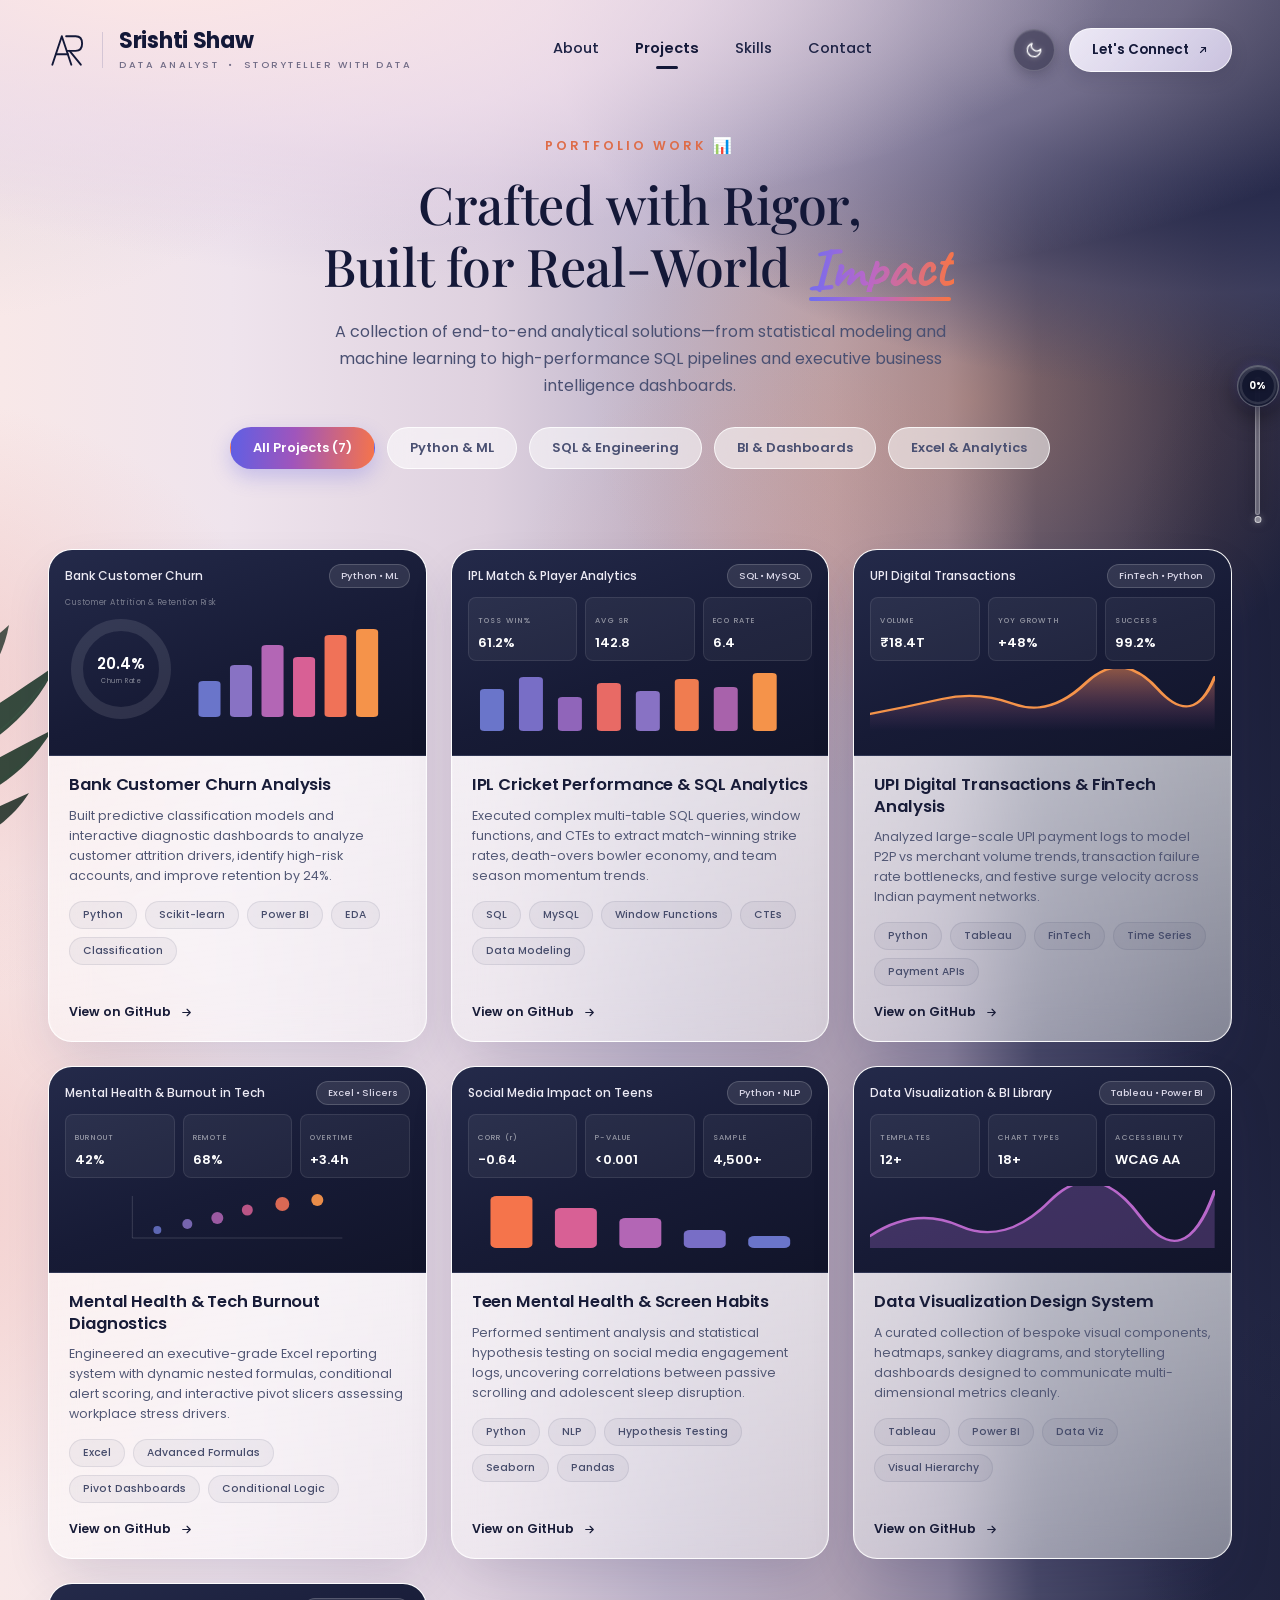
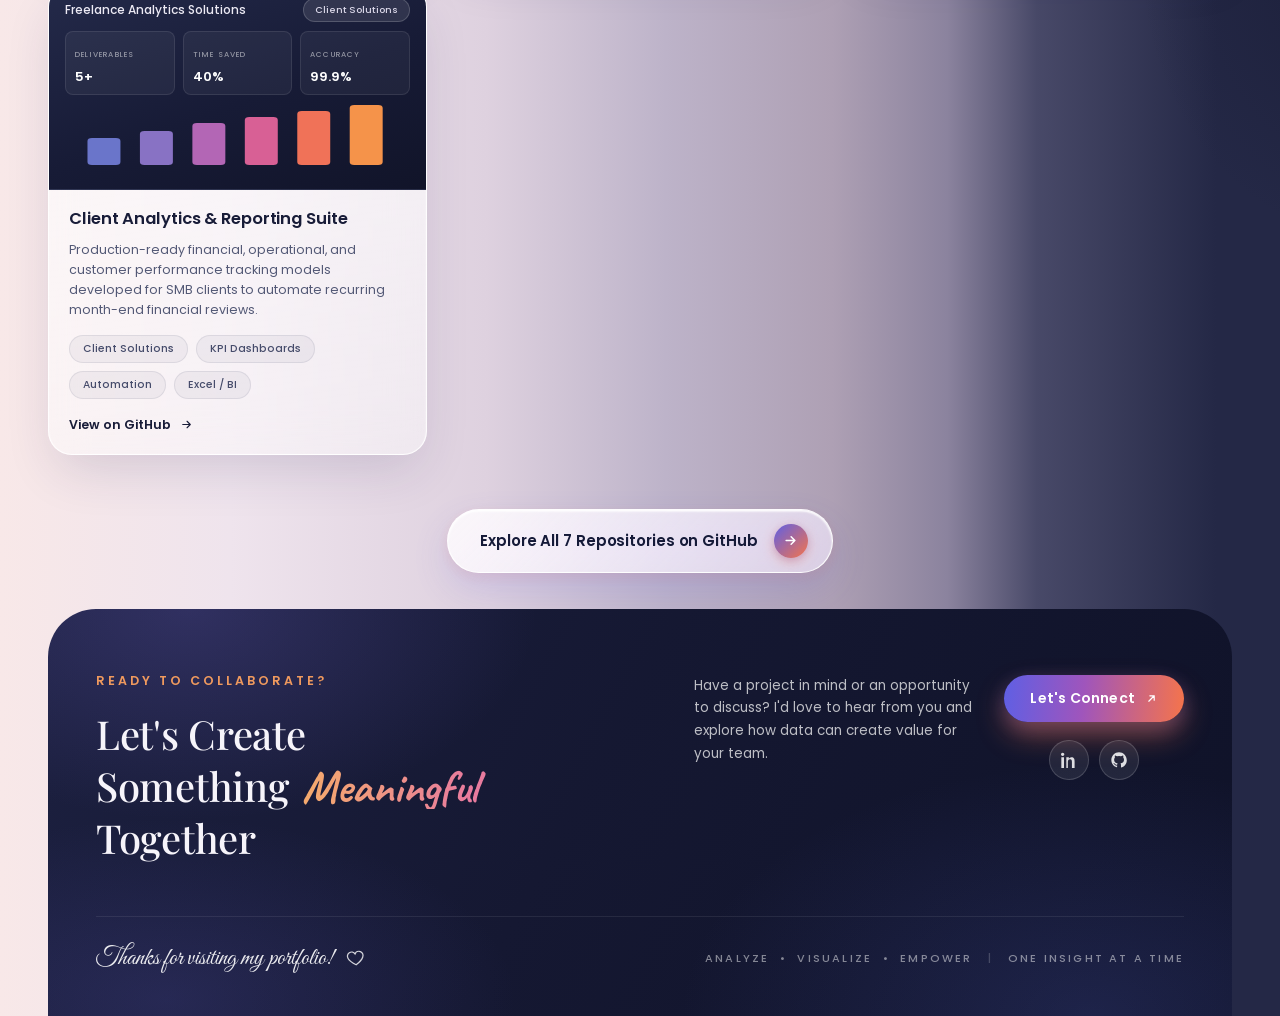
<file: projects.html>
<!DOCTYPE html>
<html lang="en">
<head>
<meta charset="UTF-8">
<meta name="viewport" content="width=device-width, initial-scale=1.0">
<title>Projects Showcase — Srishti Shaw • Data Analyst</title>
<link rel="stylesheet" href="style.css">
<link rel="preconnect" href="https://fonts.googleapis.com">
<link rel="preconnect" href="https://fonts.gstatic.com" crossorigin>
<link href="https://fonts.googleapis.com/css2?family=Playfair+Display:ital,wght@0,400;0,500;0,600;1,400;1,500&family=Caveat:wght@600;700&family=Great+Vibes&family=Poppins:wght@300;400;500;600;700&display=swap" rel="stylesheet">
</head>
<body>

<div class="bg" aria-hidden="true">
  <svg class="leaves" width="160" height="260" viewBox="0 0 160 260" fill="none">
    <path d="M-15 130 C 40 110, 85 65, 95 10 C 55 45, 15 85, -15 130 Z" fill="#182B21" opacity=".8"/>
    <path d="M-15 165 C 55 150, 115 110, 142 50 C 85 90, 25 125, -15 165 Z" fill="#223C2E" opacity=".95"/>
    <path d="M-15 165 C 50 148, 105 112, 142 50" stroke="#2D4D3B" stroke-width="1.5" stroke-linecap="round" opacity=".6"/>
    <path d="M-15 205 C 48 198, 108 168, 138 115 C 80 145, 22 175, -15 205 Z" fill="#1C3327" opacity=".92"/>
    <path d="M-15 205 C 45 195, 100 168, 138 115" stroke="#274635" stroke-width="1.5" stroke-linecap="round" opacity=".6"/>
    <path d="M-15 245 C 40 240, 88 220, 115 178 C 65 200, 18 222, -15 245 Z" fill="#15271E" opacity=".88"/>
  </svg>
</div>

<div class="page">

  <!-- ================= SITE HEADER ================= -->
  <header class="site-header wrap">
    <a class="brand" href="index.html">
      <svg class="monogram-svg" viewBox="0 0 44 44" fill="none" stroke="#131838" stroke-width="2.2" stroke-linecap="round" stroke-linejoin="round" aria-label="AR Logo">
        <polyline points="5 39 16 6 27 39" />
        <line x1="9.5" y1="27" x2="23" y2="27" />
        <path d="M21 6 h11 c5 0 7.5 3 7.5 8.5 s-2.5 8.5 -7.5 8.5 h-9.5" />
        <line x1="25" y1="23" x2="38" y2="39" />
      </svg>
      <span class="brand-divider"></span>
      <span>
        <span class="brand-name">Srishti Shaw</span>
        <span class="brand-sub">DATA ANALYST&nbsp;&nbsp;•&nbsp;&nbsp;STORYTELLER WITH DATA</span>
      </span>
    </a>
    <nav class="main-nav">
      <a href="about.html">About</a>
      <a href="projects.html" class="nav-active">Projects</a>
      <a href="skills.html">Skills</a>
      <a href="contact.html">Contact</a>
    </nav>
    <div class="header-actions">
      <button class="theme-btn" aria-label="Toggle theme">
        <svg viewBox="0 0 24 24"><path d="M21 12.79A9 9 0 1 1 11.21 3 7 7 0 0 0 21 12.79z"/></svg>
      </button>
      <a class="connect-btn" href="contact.html">Let's Connect
        <svg viewBox="0 0 24 24"><path d="M7 17L17 7M9 7h8v8"/></svg>
      </a>
    </div>
  </header>

  <main>
    <!-- ================= PAGE HERO ================= -->
    <section class="page-hero wrap">
      <div class="page-hero-inner">
        <p class="eyebrow">PORTFOLIO WORK <span class="wave">📊</span></p>
        <h1>Crafted with Rigor,<br>Built for Real-World <span class="script-matter-wrap"><span class="script-matter">Impact</span><span class="matter-underline"></span></span></h1>
        <p class="page-lead">A collection of end-to-end analytical solutions—from statistical modeling and machine learning to high-performance SQL pipelines and executive business intelligence dashboards.</p>
      </div>

      <!-- Filter Controls -->
      <div class="filter-bar">
        <button class="filter-btn active" data-filter="all">All Projects (7)</button>
        <button class="filter-btn" data-filter="python-ml">Python &amp; ML</button>
        <button class="filter-btn" data-filter="sql">SQL &amp; Engineering</button>
        <button class="filter-btn" data-filter="bi">BI &amp; Dashboards</button>
        <button class="filter-btn" data-filter="excel">Excel &amp; Analytics</button>
      </div>
    </section>

    <!-- ================= PROJECTS GRID ================= -->
    <section class="wrap">
      <div class="projects-full-grid" id="projectsContainer">

        <!-- Project 1 -->
        <article class="proj-card" data-category="python-ml bi">
          <div class="proj-visual">
            <div class="pv-head">
              <span>Bank Customer Churn</span>
              <em class="pv-pill">Python • ML</em>
            </div>
            <div class="mock">
              <p class="mock-caption">Customer Attrition &amp; Retention Risk</p>
              <div class="mock-row">
                <div class="donut">
                  <svg viewBox="0 0 112 112">
                    <circle cx="56" cy="56" r="44" stroke="rgba(255,255,255,.1)" stroke-width="12" fill="none"/>
                    <circle cx="56" cy="56" r="44" stroke="url(#sg1)" stroke-width="12" stroke-dasharray="276" stroke-dashoffset="220" stroke-linecap="round" fill="none" transform="rotate(-90 56 56)"/>
                  </svg>
                  <div class="donut-label">
                    <strong>20.4%</strong>
                    <span>Churn Rate</span>
                  </div>
                </div>
                <div class="bars">
                  <svg viewBox="0 0 140 96" preserveAspectRatio="none" style="width:100%;height:100%">
                    <rect x="6" y="60" width="14" height="36" rx="3" fill="#6A75CA"/>
                    <rect x="26" y="44" width="14" height="52" rx="3" fill="#8872C4"/>
                    <rect x="46" y="24" width="14" height="72" rx="3" fill="#B366B5"/>
                    <rect x="66" y="36" width="14" height="60" rx="3" fill="#D86095"/>
                    <rect x="86" y="14" width="14" height="82" rx="3" fill="#F07258"/>
                    <rect x="106" y="8" width="14" height="88" rx="3" fill="#F5934A"/>
                  </svg>
                </div>
              </div>
            </div>
          </div>
          <div class="proj-body">
            <h3>Bank Customer Churn Analysis</h3>
            <p>Built predictive classification models and interactive diagnostic dashboards to analyze customer attrition drivers, identify high-risk accounts, and improve retention by 24%.</p>
            <div class="tags">
              <span>Python</span>
              <span>Scikit-learn</span>
              <span>Power BI</span>
              <span>EDA</span>
              <span>Classification</span>
            </div>
            <a class="view-project" href="https://github.com/srishtishaw59/Bank-Customer-Churn-Analysis" target="_blank" rel="noopener noreferrer">
              <span>View on GitHub</span>
              <svg viewBox="0 0 24 24"><path d="M5 12h14M13 6l6 6-6 6"/></svg>
            </a>
          </div>
        </article>

        <!-- Project 2 -->
        <article class="proj-card" data-category="sql">
          <div class="proj-visual">
            <div class="pv-head">
              <span>IPL Match &amp; Player Analytics</span>
              <em class="pv-pill">SQL • MySQL</em>
            </div>
            <div class="mock">
              <div class="kpis">
                <div class="kpi"><span>TOSS WIN%</span><strong>61.2%</strong></div>
                <div class="kpi"><span>AVG SR</span><strong>142.8</strong></div>
                <div class="kpi"><span>ECO RATE</span><strong>6.4</strong></div>
              </div>
              <div class="bars" style="height:62px">
                <svg viewBox="0 0 230 62" preserveAspectRatio="none" style="width:100%;height:100%">
                  <rect x="8" y="20" width="16" height="42" rx="3" fill="#6A75CA"/>
                  <rect x="34" y="8" width="16" height="54" rx="3" fill="#786EC6"/>
                  <rect x="60" y="28" width="16" height="34" rx="3" fill="#9065BA"/>
                  <rect x="86" y="14" width="16" height="48" rx="3" fill="#E86A65"/>
                  <rect x="112" y="22" width="16" height="40" rx="3" fill="#8872C4"/>
                  <rect x="138" y="10" width="16" height="52" rx="3" fill="#F07C50"/>
                  <rect x="164" y="18" width="16" height="44" rx="3" fill="#A862AB"/>
                  <rect x="190" y="4" width="16" height="58" rx="3" fill="#F5934A"/>
                </svg>
              </div>
            </div>
          </div>
          <div class="proj-body">
            <h3>IPL Cricket Performance &amp; SQL Analytics</h3>
            <p>Executed complex multi-table SQL queries, window functions, and CTEs to extract match-winning strike rates, death-overs bowler economy, and team season momentum trends.</p>
            <div class="tags">
              <span>SQL</span>
              <span>MySQL</span>
              <span>Window Functions</span>
              <span>CTEs</span>
              <span>Data Modeling</span>
            </div>
            <a class="view-project" href="https://github.com/srishtishaw59/IPL-SQL-Analysis" target="_blank" rel="noopener noreferrer">
              <span>View on GitHub</span>
              <svg viewBox="0 0 24 24"><path d="M5 12h14M13 6l6 6-6 6"/></svg>
            </a>
          </div>
        </article>

        <!-- Project 3 -->
        <article class="proj-card" data-category="bi python-ml">
          <div class="proj-visual">
            <div class="pv-head">
              <span>UPI Digital Transactions</span>
              <em class="pv-pill">FinTech • Python</em>
            </div>
            <div class="mock">
              <div class="kpis">
                <div class="kpi"><span>VOLUME</span><strong>₹18.4T</strong></div>
                <div class="kpi"><span>YOY GROWTH</span><strong>+48%</strong></div>
                <div class="kpi"><span>SUCCESS</span><strong>99.2%</strong></div>
              </div>
              <div class="area">
                <svg viewBox="0 0 230 62" preserveAspectRatio="none" style="width:100%;height:100%">
                  <defs>
                    <linearGradient id="areaGradProj" x1="0" y1="0" x2="0" y2="1">
                      <stop offset="0%" stop-color="#F28A52" stop-opacity=".55"/>
                      <stop offset="100%" stop-color="#9C52A2" stop-opacity="0"/>
                    </linearGradient>
                  </defs>
                  <path d="M0 45 Q 24 38, 48 30 T 96 35 T 144 14 T 192 20 T 230 8 L 230 62 L 0 62 Z" fill="url(#areaGradProj)"/>
                  <path d="M0 45 Q 24 38, 48 30 T 96 35 T 144 14 T 192 20 T 230 8" fill="none" stroke="#F5934A" stroke-width="2.2" stroke-linecap="round"/>
                </svg>
              </div>
            </div>
          </div>
          <div class="proj-body">
            <h3>UPI Digital Transactions &amp; FinTech Analysis</h3>
            <p>Analyzed large-scale UPI payment logs to model P2P vs merchant volume trends, transaction failure rate bottlenecks, and festive surge velocity across Indian payment networks.</p>
            <div class="tags">
              <span>Python</span>
              <span>Tableau</span>
              <span>FinTech</span>
              <span>Time Series</span>
              <span>Payment APIs</span>
            </div>
            <a class="view-project" href="https://github.com/srishtishaw59/upi-analysis" target="_blank" rel="noopener noreferrer">
              <span>View on GitHub</span>
              <svg viewBox="0 0 24 24"><path d="M5 12h14M13 6l6 6-6 6"/></svg>
            </a>
          </div>
        </article>

        <!-- Project 4 -->
        <article class="proj-card" data-category="excel">
          <div class="proj-visual">
            <div class="pv-head">
              <span>Mental Health &amp; Burnout in Tech</span>
              <em class="pv-pill">Excel • Slicers</em>
            </div>
            <div class="mock">
              <div class="kpis">
                <div class="kpi"><span>BURNOUT</span><strong>42%</strong></div>
                <div class="kpi"><span>REMOTE</span><strong>68%</strong></div>
                <div class="kpi"><span>OVERTIME</span><strong>+3.4h</strong></div>
              </div>
              <div class="scatter" style="height:62px">
                <svg viewBox="0 0 230 62" style="width:100%;height:100%">
                  <line x1="10" y1="52" x2="220" y2="52" stroke="rgba(255,255,255,.15)" stroke-width="1"/>
                  <line x1="10" y1="10" x2="10" y2="52" stroke="rgba(255,255,255,.15)" stroke-width="1"/>
                  <circle cx="35" cy="44" r="4" fill="#6A75CA" opacity=".85"/>
                  <circle cx="65" cy="38" r="5" fill="#8872C4" opacity=".85"/>
                  <circle cx="95" cy="32" r="6" fill="#B366B5" opacity=".85"/>
                  <circle cx="125" cy="24" r="5.5" fill="#D86095" opacity=".85"/>
                  <circle cx="160" cy="18" r="7" fill="#F07258" opacity=".9"/>
                  <circle cx="195" cy="14" r="6" fill="#F5934A" opacity=".95"/>
                </svg>
              </div>
            </div>
          </div>
          <div class="proj-body">
            <h3>Mental Health &amp; Tech Burnout Diagnostics</h3>
            <p>Engineered an executive-grade Excel reporting system with dynamic nested formulas, conditional alert scoring, and interactive pivot slicers assessing workplace stress drivers.</p>
            <div class="tags">
              <span>Excel</span>
              <span>Advanced Formulas</span>
              <span>Pivot Dashboards</span>
              <span>Conditional Logic</span>
            </div>
            <a class="view-project" href="https://github.com/srishtishaw59/Mental_health_and_burnout_in_tech_2026_excel" target="_blank" rel="noopener noreferrer">
              <span>View on GitHub</span>
              <svg viewBox="0 0 24 24"><path d="M5 12h14M13 6l6 6-6 6"/></svg>
            </a>
          </div>
        </article>

        <!-- Project 5 -->
        <article class="proj-card" data-category="python-ml">
          <div class="proj-visual">
            <div class="pv-head">
              <span>Social Media Impact on Teens</span>
              <em class="pv-pill">Python • NLP</em>
            </div>
            <div class="mock">
              <div class="kpis">
                <div class="kpi"><span>CORR (r)</span><strong>-0.64</strong></div>
                <div class="kpi"><span>P-VALUE</span><strong>&lt;0.001</strong></div>
                <div class="kpi"><span>SAMPLE</span><strong>4,500+</strong></div>
              </div>
              <div class="bars" style="height:62px">
                <svg viewBox="0 0 230 62" preserveAspectRatio="none" style="width:100%;height:100%">
                  <rect x="15" y="10" width="28" height="52" rx="4" fill="#F5744B"/>
                  <rect x="58" y="22" width="28" height="40" rx="4" fill="#D86095"/>
                  <rect x="101" y="32" width="28" height="30" rx="4" fill="#B366B5"/>
                  <rect x="144" y="44" width="28" height="18" rx="4" fill="#786EC6"/>
                  <rect x="187" y="50" width="28" height="12" rx="4" fill="#6A75CA"/>
                </svg>
              </div>
            </div>
          </div>
          <div class="proj-body">
            <h3>Teen Mental Health &amp; Screen Habits</h3>
            <p>Performed sentiment analysis and statistical hypothesis testing on social media engagement logs, uncovering correlations between passive scrolling and adolescent sleep disruption.</p>
            <div class="tags">
              <span>Python</span>
              <span>NLP</span>
              <span>Hypothesis Testing</span>
              <span>Seaborn</span>
              <span>Pandas</span>
            </div>
            <a class="view-project" href="https://github.com/srishtishaw59/Social_Media_Impact_on_Teenager_Mental-Health" target="_blank" rel="noopener noreferrer">
              <span>View on GitHub</span>
              <svg viewBox="0 0 24 24"><path d="M5 12h14M13 6l6 6-6 6"/></svg>
            </a>
          </div>
        </article>

        <!-- Project 6 -->
        <article class="proj-card" data-category="bi">
          <div class="proj-visual">
            <div class="pv-head">
              <span>Data Visualization &amp; BI Library</span>
              <em class="pv-pill">Tableau • Power BI</em>
            </div>
            <div class="mock">
              <div class="kpis">
                <div class="kpi"><span>TEMPLATES</span><strong>12+</strong></div>
                <div class="kpi"><span>CHART TYPES</span><strong>18+</strong></div>
                <div class="kpi"><span>ACCESSIBILITY</span><strong>WCAG AA</strong></div>
              </div>
              <div class="area">
                <svg viewBox="0 0 230 62" preserveAspectRatio="none" style="width:100%;height:100%">
                  <path d="M0 50 Q 30 20, 60 40 T 120 15 T 180 30 T 230 5 L 230 62 L 0 62 Z" fill="rgba(155,105,198,.3)"/>
                  <path d="M0 50 Q 30 20, 60 40 T 120 15 T 180 30 T 230 5" fill="none" stroke="#B867CA" stroke-width="2.2" stroke-linecap="round"/>
                </svg>
              </div>
            </div>
          </div>
          <div class="proj-body">
            <h3>Data Visualization Design System</h3>
            <p>A curated collection of bespoke visual components, heatmaps, sankey diagrams, and storytelling dashboards designed to communicate multi-dimensional metrics cleanly.</p>
            <div class="tags">
              <span>Tableau</span>
              <span>Power BI</span>
              <span>Data Viz</span>
              <span>Visual Hierarchy</span>
            </div>
            <a class="view-project" href="https://github.com/srishtishaw59/data-visualize" target="_blank" rel="noopener noreferrer">
              <span>View on GitHub</span>
              <svg viewBox="0 0 24 24"><path d="M5 12h14M13 6l6 6-6 6"/></svg>
            </a>
          </div>
        </article>

        <!-- Project 7 -->
        <article class="proj-card" data-category="excel bi">
          <div class="proj-visual">
            <div class="pv-head">
              <span>Freelance Analytics Solutions</span>
              <em class="pv-pill">Client Solutions</em>
            </div>
            <div class="mock">
              <div class="kpis">
                <div class="kpi"><span>DELIVERABLES</span><strong>5+</strong></div>
                <div class="kpi"><span>TIME SAVED</span><strong>40%</strong></div>
                <div class="kpi"><span>ACCURACY</span><strong>99.9%</strong></div>
              </div>
              <div class="bars" style="height:62px">
                <svg viewBox="0 0 230 62" preserveAspectRatio="none" style="width:100%;height:100%">
                  <rect x="15" y="35" width="22" height="27" rx="3" fill="#6A75CA"/>
                  <rect x="50" y="28" width="22" height="34" rx="3" fill="#8872C4"/>
                  <rect x="85" y="20" width="22" height="42" rx="3" fill="#B366B5"/>
                  <rect x="120" y="14" width="22" height="48" rx="3" fill="#D86095"/>
                  <rect x="155" y="8" width="22" height="54" rx="3" fill="#F07258"/>
                  <rect x="190" y="2" width="22" height="60" rx="3" fill="#F5934A"/>
                </svg>
              </div>
            </div>
          </div>
          <div class="proj-body">
            <h3>Client Analytics &amp; Reporting Suite</h3>
            <p>Production-ready financial, operational, and customer performance tracking models developed for SMB clients to automate recurring month-end financial reviews.</p>
            <div class="tags">
              <span>Client Solutions</span>
              <span>KPI Dashboards</span>
              <span>Automation</span>
              <span>Excel / BI</span>
            </div>
            <a class="view-project" href="https://github.com/srishtishaw59/portfolio_freelancing" target="_blank" rel="noopener noreferrer">
              <span>View on GitHub</span>
              <svg viewBox="0 0 24 24"><path d="M5 12h14M13 6l6 6-6 6"/></svg>
            </a>
          </div>
        </article>

      </div>

      <!-- Center GitHub Button -->
      <div class="projects-cta-center" style="margin-top:54px">
        <a class="btn-all-projects" href="https://github.com/srishtishaw59?tab=repositories" target="_blank" rel="noopener noreferrer">
          <span class="btn-text">Explore All 7 Repositories on GitHub</span>
          <span class="btn-arrow-wrap">
            <svg viewBox="0 0 24 24"><path d="M5 12h14M13 6l6 6-6 6"/></svg>
          </span>
        </a>
      </div>
    </section>
  </main>

  <!-- ================= FINAL CTA ================= -->
  <section class="cta" id="contact">
    <div class="cta-inner">
      <div class="cta-main">
        <div class="cta-left">
          <p class="eyebrow light">READY TO COLLABORATE?</p>
          <h2>Let's Create<br>Something <span class="script-meaningful-wrap"><span class="script-meaningful">Meaningful</span></span> Together</h2>
        </div>
        <div class="cta-right">
          <p>Have a project in mind or an opportunity to discuss? I'd love to hear from you and explore how data can create value for your team.</p>
          <div class="cta-actions">
            <a class="btn-primary" href="contact.html">Let's Connect
              <svg viewBox="0 0 24 24"><path d="M7 17L17 7M9 7h8v8"/></svg>
            </a>
            <div class="socials">
              <a href="https://www.linkedin.com/in/srishti-shaw-054769284/" target="_blank" rel="noopener noreferrer" aria-label="LinkedIn"><svg viewBox="0 0 24 24"><path d="M4.98 3.5C4.98 4.88 3.87 6 2.5 6S0 4.88 0 3.5 1.12 1 2.5 1s2.48 1.12 2.48 2.5zM.5 8h4v16h-4V8zm7.5 0h3.8v2.2h.05c.53-1 1.83-2.2 3.77-2.2 4.03 0 4.78 2.65 4.78 6.1V24h-4v-8.5c0-2.03-.04-4.64-2.83-4.64-2.83 0-3.27 2.2-3.27 4.5V24H8V8z"/></svg></a>
              <a href="https://github.com/srishtishaw59" target="_blank" rel="noopener noreferrer" aria-label="GitHub"><svg viewBox="0 0 24 24"><path d="M12 .5C5.7.5.5 5.7.5 12c0 5.1 3.3 9.4 7.9 10.9.6.1.8-.2.8-.6v-2c-3.2.7-3.9-1.4-3.9-1.4-.5-1.3-1.3-1.7-1.3-1.7-1-.7.1-.7.1-.7 1.2.1 1.8 1.2 1.8 1.2 1 1.8 2.8 1.3 3.4 1 .1-.8.4-1.3.7-1.6-2.6-.3-5.3-1.3-5.3-5.7 0-1.3.4-2.3 1.2-3.1-.1-.3-.5-1.5.1-3.1 0 0 1-.3 3.2 1.2a11 11 0 0 1 5.8 0c2.2-1.5 3.2-1.2 3.2-1.2.6 1.6.2 2.8.1 3.1.8.8 1.2 1.8 1.2 3.1 0 4.4-2.7 5.4-5.3 5.7.4.4.8 1.1.8 2.2v3.3c0 .4.2.7.8.6 4.6-1.5 7.9-5.8 7.9-10.9C23.5 5.7 18.3.5 12 .5z"/></svg></a>
            </div>
          </div>
        </div>
      </div>
      <div class="cta-bottom">
        <p class="thanks">Thanks for visiting my portfolio!
          <svg viewBox="0 0 24 24"><path d="M12 20s-7.5-4.7-9.3-9A5.2 5.2 0 0 1 12 6.2 5.2 5.2 0 0 1 21.3 11c-1.8 4.3-9.3 9-9.3 9z"/></svg>
        </p>
        <p class="cta-tags">ANALYZE&nbsp;&nbsp;•&nbsp;&nbsp;VISUALIZE&nbsp;&nbsp;•&nbsp;&nbsp;EMPOWER<span class="bar">|</span>ONE INSIGHT AT A TIME</p>
      </div>
    </div>
  </section>

</div>

<!-- ================= SCROLL PERCENTAGE DIALER ============ -->
<div class="scroll-dialer" id="scrollDialer" role="progressbar" aria-valuenow="0" aria-valuemin="0" aria-valuemax="100" title="Scroll Progress">
  <div class="scroll-track" id="scrollTrack">
    <div class="scroll-fill" id="scrollFill"></div>
    <div class="scroll-knob" id="scrollKnob">
      <svg class="scroll-ring-svg" viewBox="0 0 42 42">
        <defs>
          <linearGradient id="dialerGrad" x1="0%" y1="0%" x2="100%" y2="100%">
            <stop offset="0%" stop-color="#6E6DF2" />
            <stop offset="50%" stop-color="#B867CA" />
            <stop offset="100%" stop-color="#F87545" />
          </linearGradient>
        </defs>
        <circle class="scroll-ring-track" cx="21" cy="21" r="18" />
        <circle class="scroll-ring-bar" id="scrollRingBar" cx="21" cy="21" r="18" stroke="url(#dialerGrad)" />
      </svg>
      <span class="scroll-pct-text" id="scrollPctText">0%</span>
    </div>
  </div>
</div>

<script>
  // Filter Functionality
  const filterBtns = document.querySelectorAll('.filter-btn');
  const cards = document.querySelectorAll('#projectsContainer .proj-card');

  filterBtns.forEach(btn => {
    btn.addEventListener('click', () => {
      filterBtns.forEach(b => b.classList.remove('active'));
      btn.classList.add('active');

      const filter = btn.getAttribute('data-filter');
      cards.forEach(card => {
        if (filter === 'all') {
          card.style.display = 'flex';
        } else {
          const categories = card.getAttribute('data-category') || '';
          if (categories.includes(filter)) {
            card.style.display = 'flex';
          } else {
            card.style.display = 'none';
          }
        }
      });
    });
  });
</script>
<script src="script.js"></script>

</body>
</html>
</file>
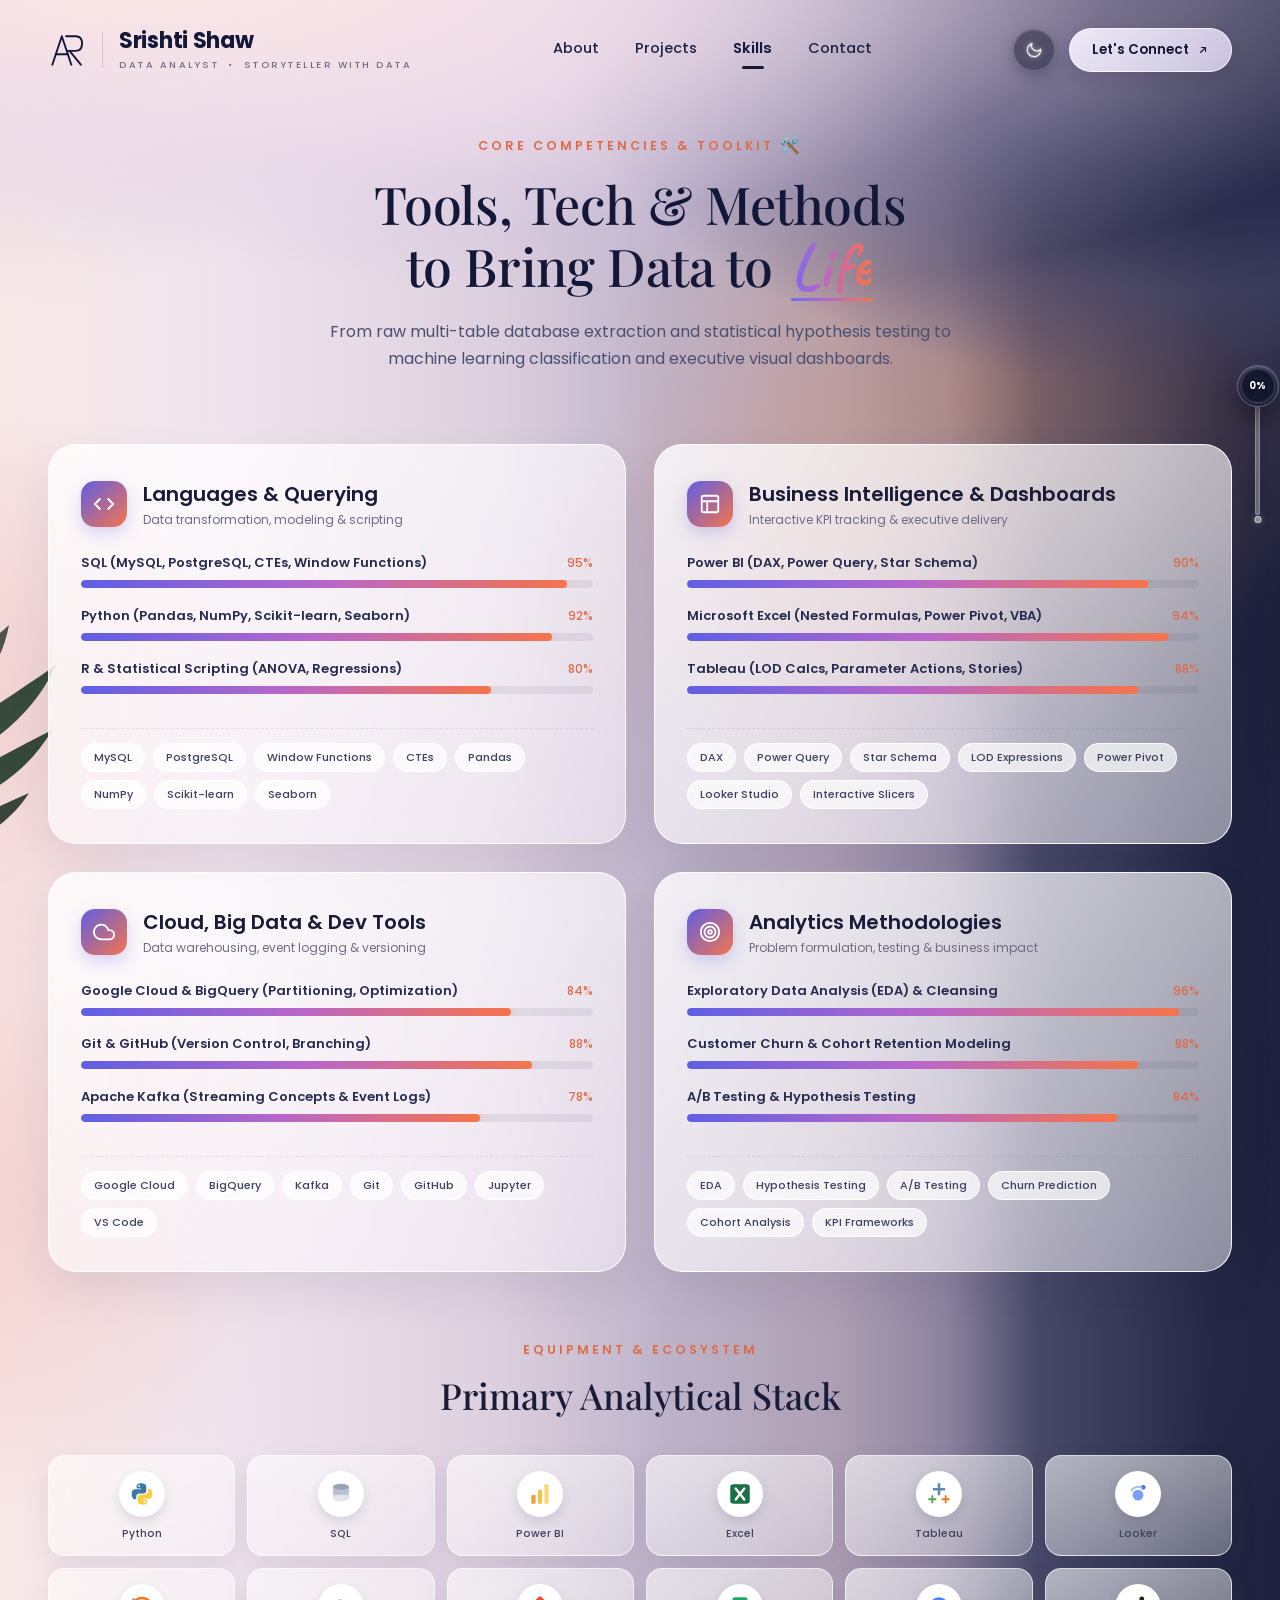
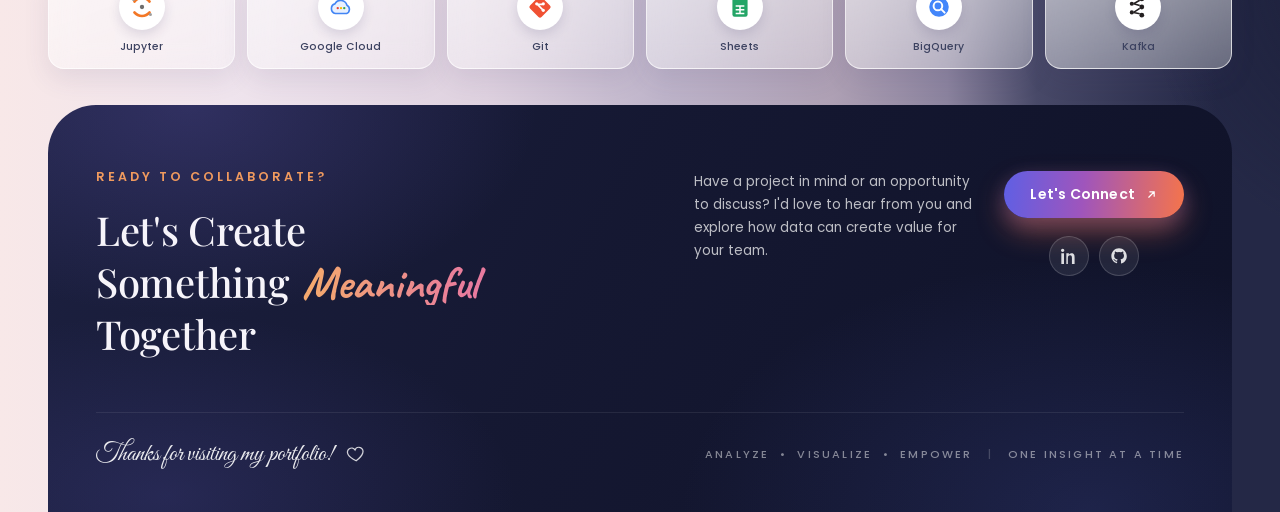
<file: skills.html>
<!DOCTYPE html>
<html lang="en">
<head>
<meta charset="UTF-8">
<meta name="viewport" content="width=device-width, initial-scale=1.0">
<title>Skills &amp; Toolkit — Srishti Shaw • Data Analyst</title>
<link rel="stylesheet" href="style.css">
<link rel="preconnect" href="https://fonts.googleapis.com">
<link rel="preconnect" href="https://fonts.gstatic.com" crossorigin>
<link href="https://fonts.googleapis.com/css2?family=Playfair+Display:ital,wght@0,400;0,500;0,600;1,400;1,500&family=Caveat:wght@600;700&family=Great+Vibes&family=Poppins:wght@300;400;500;600;700&display=swap" rel="stylesheet">
</head>
<body>

<div class="bg" aria-hidden="true">
  <svg class="leaves" width="160" height="260" viewBox="0 0 160 260" fill="none">
    <path d="M-15 130 C 40 110, 85 65, 95 10 C 55 45, 15 85, -15 130 Z" fill="#182B21" opacity=".8"/>
    <path d="M-15 165 C 55 150, 115 110, 142 50 C 85 90, 25 125, -15 165 Z" fill="#223C2E" opacity=".95"/>
    <path d="M-15 165 C 50 148, 105 112, 142 50" stroke="#2D4D3B" stroke-width="1.5" stroke-linecap="round" opacity=".6"/>
    <path d="M-15 205 C 48 198, 108 168, 138 115 C 80 145, 22 175, -15 205 Z" fill="#1C3327" opacity=".92"/>
    <path d="M-15 205 C 45 195, 100 168, 138 115" stroke="#274635" stroke-width="1.5" stroke-linecap="round" opacity=".6"/>
    <path d="M-15 245 C 40 240, 88 220, 115 178 C 65 200, 18 222, -15 245 Z" fill="#15271E" opacity=".88"/>
  </svg>
</div>

<div class="page">

  <!-- ================= SITE HEADER ================= -->
  <header class="site-header wrap">
    <a class="brand" href="index.html">
      <svg class="monogram-svg" viewBox="0 0 44 44" fill="none" stroke="#131838" stroke-width="2.2" stroke-linecap="round" stroke-linejoin="round" aria-label="AR Logo">
        <polyline points="5 39 16 6 27 39" />
        <line x1="9.5" y1="27" x2="23" y2="27" />
        <path d="M21 6 h11 c5 0 7.5 3 7.5 8.5 s-2.5 8.5 -7.5 8.5 h-9.5" />
        <line x1="25" y1="23" x2="38" y2="39" />
      </svg>
      <span class="brand-divider"></span>
      <span>
        <span class="brand-name">Srishti Shaw</span>
        <span class="brand-sub">DATA ANALYST&nbsp;&nbsp;•&nbsp;&nbsp;STORYTELLER WITH DATA</span>
      </span>
    </a>
    <nav class="main-nav">
      <a href="about.html">About</a>
      <a href="projects.html">Projects</a>
      <a href="skills.html" class="nav-active">Skills</a>
      <a href="contact.html">Contact</a>
    </nav>
    <div class="header-actions">
      <button class="theme-btn" aria-label="Toggle theme">
        <svg viewBox="0 0 24 24"><path d="M21 12.79A9 9 0 1 1 11.21 3 7 7 0 0 0 21 12.79z"/></svg>
      </button>
      <a class="connect-btn" href="contact.html">Let's Connect
        <svg viewBox="0 0 24 24"><path d="M7 17L17 7M9 7h8v8"/></svg>
      </a>
    </div>
  </header>

  <main>
    <!-- ================= PAGE HERO ================= -->
    <section class="page-hero wrap">
      <div class="page-hero-inner">
        <p class="eyebrow">CORE COMPETENCIES &amp; TOOLKIT <span class="wave">🛠️</span></p>
        <h1>Tools, Tech &amp; Methods<br>to Bring Data to <span class="script-life-wrap"><span class="script-life">Life</span><span class="life-underline"></span></span></h1>
        <p class="page-lead">From raw multi-table database extraction and statistical hypothesis testing to machine learning classification and executive visual dashboards.</p>
      </div>
    </section>

    <!-- ================= 4 DOMAINS ================= -->
    <section class="wrap">
      <div class="skills-domains-grid">

        <!-- Domain 1: Languages & Querying -->
        <div class="skill-domain-card">
          <div class="domain-head">
            <div class="domain-icon">
              <svg viewBox="0 0 24 24"><polyline points="16 18 22 12 16 6"/><polyline points="8 6 2 12 8 18"/></svg>
            </div>
            <div>
              <h3>Languages &amp; Querying</h3>
              <span>Data transformation, modeling &amp; scripting</span>
            </div>
          </div>

          <div class="skill-item">
            <div class="skill-info"><span>SQL (MySQL, PostgreSQL, CTEs, Window Functions)</span><span class="level">95%</span></div>
            <div class="skill-bar"><div class="skill-fill" style="width:95%"></div></div>
          </div>

          <div class="skill-item">
            <div class="skill-info"><span>Python (Pandas, NumPy, Scikit-learn, Seaborn)</span><span class="level">92%</span></div>
            <div class="skill-bar"><div class="skill-fill" style="width:92%"></div></div>
          </div>

          <div class="skill-item">
            <div class="skill-info"><span>R &amp; Statistical Scripting (ANOVA, Regressions)</span><span class="level">80%</span></div>
            <div class="skill-bar"><div class="skill-fill" style="width:80%"></div></div>
          </div>

          <div class="skill-pills">
            <span class="skill-pill">MySQL</span>
            <span class="skill-pill">PostgreSQL</span>
            <span class="skill-pill">Window Functions</span>
            <span class="skill-pill">CTEs</span>
            <span class="skill-pill">Pandas</span>
            <span class="skill-pill">NumPy</span>
            <span class="skill-pill">Scikit-learn</span>
            <span class="skill-pill">Seaborn</span>
          </div>
        </div>

        <!-- Domain 2: Business Intelligence -->
        <div class="skill-domain-card">
          <div class="domain-head">
            <div class="domain-icon">
              <svg viewBox="0 0 24 24"><rect x="3" y="3" width="18" height="18" rx="2"/><path d="M3 9h18M9 21V9"/></svg>
            </div>
            <div>
              <h3>Business Intelligence &amp; Dashboards</h3>
              <span>Interactive KPI tracking &amp; executive delivery</span>
            </div>
          </div>

          <div class="skill-item">
            <div class="skill-info"><span>Power BI (DAX, Power Query, Star Schema)</span><span class="level">90%</span></div>
            <div class="skill-bar"><div class="skill-fill" style="width:90%"></div></div>
          </div>

          <div class="skill-item">
            <div class="skill-info"><span>Microsoft Excel (Nested Formulas, Power Pivot, VBA)</span><span class="level">94%</span></div>
            <div class="skill-bar"><div class="skill-fill" style="width:94%"></div></div>
          </div>

          <div class="skill-item">
            <div class="skill-info"><span>Tableau (LOD Calcs, Parameter Actions, Stories)</span><span class="level">88%</span></div>
            <div class="skill-bar"><div class="skill-fill" style="width:88%"></div></div>
          </div>

          <div class="skill-pills">
            <span class="skill-pill">DAX</span>
            <span class="skill-pill">Power Query</span>
            <span class="skill-pill">Star Schema</span>
            <span class="skill-pill">LOD Expressions</span>
            <span class="skill-pill">Power Pivot</span>
            <span class="skill-pill">Looker Studio</span>
            <span class="skill-pill">Interactive Slicers</span>
          </div>
        </div>

        <!-- Domain 3: Cloud & Big Data -->
        <div class="skill-domain-card">
          <div class="domain-head">
            <div class="domain-icon">
              <svg viewBox="0 0 24 24"><path d="M18 10h-1.26A8 8 0 1 0 9 20h9a5 5 0 0 0 0-10z"/></svg>
            </div>
            <div>
              <h3>Cloud, Big Data &amp; Dev Tools</h3>
              <span>Data warehousing, event logging &amp; versioning</span>
            </div>
          </div>

          <div class="skill-item">
            <div class="skill-info"><span>Google Cloud &amp; BigQuery (Partitioning, Optimization)</span><span class="level">84%</span></div>
            <div class="skill-bar"><div class="skill-fill" style="width:84%"></div></div>
          </div>

          <div class="skill-item">
            <div class="skill-info"><span>Git &amp; GitHub (Version Control, Branching)</span><span class="level">88%</span></div>
            <div class="skill-bar"><div class="skill-fill" style="width:88%"></div></div>
          </div>

          <div class="skill-item">
            <div class="skill-info"><span>Apache Kafka (Streaming Concepts &amp; Event Logs)</span><span class="level">78%</span></div>
            <div class="skill-bar"><div class="skill-fill" style="width:78%"></div></div>
          </div>

          <div class="skill-pills">
            <span class="skill-pill">Google Cloud</span>
            <span class="skill-pill">BigQuery</span>
            <span class="skill-pill">Kafka</span>
            <span class="skill-pill">Git</span>
            <span class="skill-pill">GitHub</span>
            <span class="skill-pill">Jupyter</span>
            <span class="skill-pill">VS Code</span>
          </div>
        </div>

        <!-- Domain 4: Methods & Business Strategy -->
        <div class="skill-domain-card">
          <div class="domain-head">
            <div class="domain-icon">
              <svg viewBox="0 0 24 24"><circle cx="12" cy="12" r="10"/><circle cx="12" cy="12" r="6"/><circle cx="12" cy="12" r="2"/></svg>
            </div>
            <div>
              <h3>Analytics Methodologies</h3>
              <span>Problem formulation, testing &amp; business impact</span>
            </div>
          </div>

          <div class="skill-item">
            <div class="skill-info"><span>Exploratory Data Analysis (EDA) &amp; Cleansing</span><span class="level">96%</span></div>
            <div class="skill-bar"><div class="skill-fill" style="width:96%"></div></div>
          </div>

          <div class="skill-item">
            <div class="skill-info"><span>Customer Churn &amp; Cohort Retention Modeling</span><span class="level">88%</span></div>
            <div class="skill-bar"><div class="skill-fill" style="width:88%"></div></div>
          </div>

          <div class="skill-item">
            <div class="skill-info"><span>A/B Testing &amp; Hypothesis Testing</span><span class="level">84%</span></div>
            <div class="skill-bar"><div class="skill-fill" style="width:84%"></div></div>
          </div>

          <div class="skill-pills">
            <span class="skill-pill">EDA</span>
            <span class="skill-pill">Hypothesis Testing</span>
            <span class="skill-pill">A/B Testing</span>
            <span class="skill-pill">Churn Prediction</span>
            <span class="skill-pill">Cohort Analysis</span>
            <span class="skill-pill">KPI Frameworks</span>
          </div>
        </div>

      </div>
    </section>

    <!-- ================= TOOLKIT ICONS SECTION ================= -->
    <section class="wrap" style="margin-top:64px">
      <div class="journey-header" style="text-align:center;max-width:600px;margin:0 auto 36px">
        <p class="eyebrow">EQUIPMENT &amp; ECOSYSTEM</p>
        <h2 style="font-family:'Playfair Display',serif;font-size:36px;font-weight:500;color:#181C38">Primary Analytical Stack</h2>
      </div>

      <div class="tools-grid" style="grid-template-columns:repeat(6,1fr)">
        <div class="tool"><span class="tool-icon"><svg viewBox="0 0 24 24"><path fill="#3B77A8" d="M11.9 2c-1.7 0-3.2.4-3.9.9-.6.4-.9 1.1-.9 2v2h4v.7H5.4c-1.2 0-2.2.8-2.6 2-.4 1.3-.4 3.4 0 4.8.4 1.4 1.1 2.4 2.3 2.4h1.6v-2.6c0-1.4 1.2-2.7 2.7-2.7h4.3c1.2 0 2.2-1 2.2-2.2V4.9c0-1.2-1-2.1-2.2-2.4-.8-.2-1.5-.5-2.2-.5z"/><circle cx="9.4" cy="4.6" r=".9" fill="#fff"/><path fill="#F7CE44" d="M12.1 22c1.7 0 3.2-.4 3.9-.9.6-.4.9-1.1.9-2v-2h-4v-.7h5.7c1.2 0 2.2-.8 2.6-2 .4-1.3.4-3.4 0-4.8-.4-1.4-1.1-2.4-2.3-2.4h-1.6v2.6c0 1.4-1.2 2.7-2.7 2.7H10.3c-1.2 0-2.2 1-2.2 2.2v4.2c0 1.2 1 2.1 2.2 2.4.8.2 1.5.5 2.2.5z"/><circle cx="14.6" cy="19.4" r=".9" fill="#fff"/></svg></span><em>Python</em></div>
        <div class="tool"><span class="tool-icon"><svg viewBox="0 0 24 24"><ellipse cx="12" cy="5.5" rx="7.5" ry="3" fill="#9AA3B5"/><path fill="#B7BFCE" d="M4.5 5.5v5c0 1.7 3.4 3 7.5 3s7.5-1.3 7.5-3v-5c0 1.7-3.4 3-7.5 3s-7.5-1.3-7.5-3z"/><path fill="#CDD3DE" d="M4.5 10.5v5c0 1.7 3.4 3 7.5 3s7.5-1.3 7.5-3v-5c0 1.7-3.4 3-7.5 3s-7.5-1.3-7.5-3z"/><ellipse cx="12" cy="15.5" rx="7.5" ry="3" fill="#E2E6EC"/></svg></span><em>SQL</em></div>
        <div class="tool"><span class="tool-icon"><svg viewBox="0 0 24 24"><rect x="4" y="13" width="4" height="8" rx="1" fill="#E8A33D"/><rect x="10" y="8" width="4" height="13" rx="1" fill="#F2C14E"/><rect x="16" y="3" width="4" height="18" rx="1" fill="#F8D878"/></svg></span><em>Power BI</em></div>
        <div class="tool"><span class="tool-icon"><svg viewBox="0 0 24 24"><rect x="3" y="3" width="18" height="18" rx="3" fill="#1D7044"/><path d="M8 7l8 10M16 7l-8 10" stroke="#fff" stroke-width="2.2" stroke-linecap="round"/></svg></span><em>Excel</em></div>
        <div class="tool"><span class="tool-icon"><svg viewBox="0 0 24 24"><path fill="#5B8BB8" d="M10.8 2h2.4v4.4h4.4v2.4h-4.4v4.4h-2.4V8.8H6.4V6.4h4.4z"/><path fill="#E8762D" d="M17.3 13.2h1.7v2.8h2.8v1.7h-2.8v2.8h-1.7v-2.8h-2.8v-1.7h2.8z"/><path fill="#59A14F" d="M5 13.2h1.7v2.8h2.8v1.7H6.7v2.8H5v-2.8H2.2v-1.7H5z"/></svg></span><em>Tableau</em></div>
        <div class="tool"><span class="tool-icon"><svg viewBox="0 0 24 24"><circle cx="12" cy="13" r="5" fill="#7C9EF5"/><circle cx="16.8" cy="5.8" r="2.2" fill="#4E6EE0"/><path d="M6 8.5a7.5 7.5 0 0 1 9.5-2.2" stroke="#9DB8F7" stroke-width="1.8" fill="none" stroke-linecap="round"/></svg></span><em>Looker</em></div>
        <div class="tool"><span class="tool-icon"><svg viewBox="0 0 24 24"><path d="M5 7a9 9 0 0 1 14 0" stroke="#F37726" stroke-width="2.4" fill="none" stroke-linecap="round"/><path d="M19 17a9 9 0 0 1-14 0" stroke="#F37726" stroke-width="2.4" fill="none" stroke-linecap="round"/><circle cx="4.2" cy="5" r="1.4" fill="#9E9E9E"/><circle cx="19.8" cy="19" r="1.4" fill="#9E9E9E"/><circle cx="12" cy="12" r="2" fill="#6E6E6E"/></svg></span><em>Jupyter</em></div>
        <div class="tool"><span class="tool-icon"><svg viewBox="0 0 24 24"><path d="M17.5 10.4A6 6 0 0 0 6.4 9.1 4.6 4.6 0 0 0 6.8 18h10.4a4.2 4.2 0 0 0 .3-7.6z" fill="#E8F0FE" stroke="#4285F4" stroke-width="1.5" stroke-linejoin="round"/><circle cx="9" cy="13" r="1.1" fill="#EA4335"/><circle cx="12" cy="13" r="1.1" fill="#FBBC05"/><circle cx="15" cy="13" r="1.1" fill="#34A853"/></svg></span><em>Google Cloud</em></div>
        <div class="tool"><span class="tool-icon"><svg viewBox="0 0 24 24"><rect x="4.5" y="4.5" width="15" height="15" rx="2" transform="rotate(45 12 12)" fill="#F05133"/><circle cx="9" cy="9" r="1.5" fill="#fff"/><circle cx="15" cy="15" r="1.5" fill="#fff"/><circle cx="15" cy="9" r="1.5" fill="#fff"/><g stroke="#fff" stroke-width="1.5"><path d="M9.6 9.6l4.8 4.8M9.6 9.6h4.8"/></g></svg></span><em>Git</em></div>
        <div class="tool"><span class="tool-icon"><svg viewBox="0 0 24 24"><rect x="5" y="3" width="14" height="18" rx="2" fill="#23A566"/><path d="M8 11h8M8 14.5h8M8 18h8M12 11v7" stroke="#fff" stroke-width="1.4"/></svg></span><em>Sheets</em></div>
        <div class="tool"><span class="tool-icon"><svg viewBox="0 0 24 24"><circle cx="12" cy="12" r="9" fill="#4386FA"/><circle cx="11" cy="11" r="4" stroke="#fff" stroke-width="1.8" fill="none"/><path d="M14 14l3.2 3.2" stroke="#fff" stroke-width="1.8" stroke-linecap="round"/></svg></span><em>BigQuery</em></div>
        <div class="tool"><span class="tool-icon"><svg viewBox="0 0 24 24"><g fill="#231F20"><circle cx="15.5" cy="4.5" r="2.2"/><circle cx="15.5" cy="12" r="2.2"/><circle cx="15.5" cy="19.5" r="2.2"/></g><g stroke="#231F20" stroke-width="1.4" fill="none"><path d="M13.6 5.8L8 9M13.6 10.7L8 9M13.6 13.3L8 17M13.6 18.2L8 17"/></g><circle cx="6.3" cy="9" r="1.9" fill="#231F20"/><circle cx="6.3" cy="17" r="1.9" fill="#231F20"/></svg></span><em>Kafka</em></div>
      </div>
    </section>
  </main>

  <!-- ================= FINAL CTA ================= -->
  <section class="cta" id="contact">
    <div class="cta-inner">
      <div class="cta-main">
        <div class="cta-left">
          <p class="eyebrow light">READY TO COLLABORATE?</p>
          <h2>Let's Create<br>Something <span class="script-meaningful-wrap"><span class="script-meaningful">Meaningful</span></span> Together</h2>
        </div>
        <div class="cta-right">
          <p>Have a project in mind or an opportunity to discuss? I'd love to hear from you and explore how data can create value for your team.</p>
          <div class="cta-actions">
            <a class="btn-primary" href="contact.html">Let's Connect
              <svg viewBox="0 0 24 24"><path d="M7 17L17 7M9 7h8v8"/></svg>
            </a>
            <div class="socials">
              <a href="https://www.linkedin.com/in/srishti-shaw-054769284/" target="_blank" rel="noopener noreferrer" aria-label="LinkedIn"><svg viewBox="0 0 24 24"><path d="M4.98 3.5C4.98 4.88 3.87 6 2.5 6S0 4.88 0 3.5 1.12 1 2.5 1s2.48 1.12 2.48 2.5zM.5 8h4v16h-4V8zm7.5 0h3.8v2.2h.05c.53-1 1.83-2.2 3.77-2.2 4.03 0 4.78 2.65 4.78 6.1V24h-4v-8.5c0-2.03-.04-4.64-2.83-4.64-2.83 0-3.27 2.2-3.27 4.5V24H8V8z"/></svg></a>
              <a href="https://github.com/srishtishaw59" target="_blank" rel="noopener noreferrer" aria-label="GitHub"><svg viewBox="0 0 24 24"><path d="M12 .5C5.7.5.5 5.7.5 12c0 5.1 3.3 9.4 7.9 10.9.6.1.8-.2.8-.6v-2c-3.2.7-3.9-1.4-3.9-1.4-.5-1.3-1.3-1.7-1.3-1.7-1-.7.1-.7.1-.7 1.2.1 1.8 1.2 1.8 1.2 1 1.8 2.8 1.3 3.4 1 .1-.8.4-1.3.7-1.6-2.6-.3-5.3-1.3-5.3-5.7 0-1.3.4-2.3 1.2-3.1-.1-.3-.5-1.5.1-3.1 0 0 1-.3 3.2 1.2a11 11 0 0 1 5.8 0c2.2-1.5 3.2-1.2 3.2-1.2.6 1.6.2 2.8.1 3.1.8.8 1.2 1.8 1.2 3.1 0 4.4-2.7 5.4-5.3 5.7.4.4.8 1.1.8 2.2v3.3c0 .4.2.7.8.6 4.6-1.5 7.9-5.8 7.9-10.9C23.5 5.7 18.3.5 12 .5z"/></svg></a>
            </div>
          </div>
        </div>
      </div>
      <div class="cta-bottom">
        <p class="thanks">Thanks for visiting my portfolio!
          <svg viewBox="0 0 24 24"><path d="M12 20s-7.5-4.7-9.3-9A5.2 5.2 0 0 1 12 6.2 5.2 5.2 0 0 1 21.3 11c-1.8 4.3-9.3 9-9.3 9z"/></svg>
        </p>
        <p class="cta-tags">ANALYZE&nbsp;&nbsp;•&nbsp;&nbsp;VISUALIZE&nbsp;&nbsp;•&nbsp;&nbsp;EMPOWER<span class="bar">|</span>ONE INSIGHT AT A TIME</p>
      </div>
    </div>
  </section>

</div>

<!-- ================= SCROLL PERCENTAGE DIALER ============ -->
<div class="scroll-dialer" id="scrollDialer" role="progressbar" aria-valuenow="0" aria-valuemin="0" aria-valuemax="100" title="Scroll Progress">
  <div class="scroll-track" id="scrollTrack">
    <div class="scroll-fill" id="scrollFill"></div>
    <div class="scroll-knob" id="scrollKnob">
      <svg class="scroll-ring-svg" viewBox="0 0 42 42">
        <defs>
          <linearGradient id="dialerGrad" x1="0%" y1="0%" x2="100%" y2="100%">
            <stop offset="0%" stop-color="#6E6DF2" />
            <stop offset="50%" stop-color="#B867CA" />
            <stop offset="100%" stop-color="#F87545" />
          </linearGradient>
        </defs>
        <circle class="scroll-ring-track" cx="21" cy="21" r="18" />
        <circle class="scroll-ring-bar" id="scrollRingBar" cx="21" cy="21" r="18" stroke="url(#dialerGrad)" />
      </svg>
      <span class="scroll-pct-text" id="scrollPctText">0%</span>
    </div>
  </div>
</div>

<script src="script.js"></script>
</body>
</html>
</file>
<file: style.css>
/* ============================================================
   SRISHTI SHAW — PORTFOLIO V2 SHARED DESIGN SYSTEM
   Liquid Glassmorphism • Twilight / Midnight Atmospheric Glow
   ============================================================ */

/* ============ RESET / BASE ============ */
*,*::before,*::after{margin:0;padding:0;box-sizing:border-box}
html{
  scroll-behavior:smooth;
  scrollbar-width:none !important;
  -ms-overflow-style:none !important;
}
html::-webkit-scrollbar,
body::-webkit-scrollbar{
  display:none !important;
  width:0 !important;
  height:0 !important;
  background:transparent !important;
}
body{
  font-family:'Poppins',sans-serif;
  color:#262C50;
  background:#E8E3E9;
  overflow-x:hidden;
  -webkit-font-smoothing:antialiased;
  text-rendering:optimizeLegibility;
  position:relative;
  min-height:100vh;
}
a{text-decoration:none;color:inherit}
ul{list-style:none}
button{font-family:inherit;border:none;background:none;cursor:pointer}
img,svg{display:block}
::selection{background:rgba(138,123,216,.3)}

/* ============ AMBIENT BACKGROUND (multi-zone lighting) ============ */
.bg{
  position:absolute;inset:0;overflow:hidden;z-index:0;pointer-events:none;
  background-color:#E8E3E9;
  background-image:
    /* smooth header horizon wash */
    radial-gradient(1200px 340px at 12% -20px, rgba(254,232,230,.94) 0%, rgba(245,226,236,.65) 45%, rgba(245,226,236,0) 80%),
    radial-gradient(1100px 380px at 46% -30px, rgba(224,212,234,.75) 0%, rgba(206,192,222,.45) 55%, rgba(206,192,222,0) 85%),
    /* dark twilight glow strictly confined to the right button zone */
    radial-gradient(780px 440px at 94% 20px, rgba(24,27,52,.98) 0%, rgba(38,41,74,.92) 36%, rgba(70,72,108,.55) 62%, transparent 84%),
    /* warm glow behind portrait / upper content */
    radial-gradient(560px 480px at calc(50% + 330px) 400px, rgba(242,155,98,.34) 0%, rgba(242,155,98,0) 68%),
    radial-gradient(380px 320px at calc(50% + 140px) 580px, rgba(240,130,95,.15) 0%, rgba(240,130,95,0) 70%),
    /* right strip — mid level */
    radial-gradient(360px 560px at calc(50% + 730px) 660px, rgba(24,27,52,.9) 0%, rgba(24,27,52,0) 72%),
    /* right strip — lower level */
    radial-gradient(330px 460px at calc(50% + 735px) 1100px, rgba(24,27,52,.85) 0%, rgba(24,27,52,0) 74%),
    /* right fade toward CTA */
    radial-gradient(320px 380px at calc(50% + 740px) 1560px, rgba(24,27,52,.68) 0%, rgba(24,27,52,0) 75%),
    /* left blush zones */
    radial-gradient(520px 430px at calc(50% - 720px) 700px, rgba(233,178,178,.5) 0%, rgba(233,178,178,0) 70%),
    radial-gradient(560px 470px at calc(50% - 730px) 1200px, rgba(238,186,183,.55) 0%, rgba(238,186,183,0) 72%),
    /* cool top-left */
    radial-gradient(660px 420px at calc(50% - 740px) 30px, rgba(203,201,214,.55) 0%, rgba(203,201,214,0) 70%),
    /* base smooth faded atmospheric wash across header */
    linear-gradient(90deg, #F8E8E8 0%, #EFE4ED 18%, #DED1DF 38%, #BDB3C9 52%, #AEA0B4 65%, #8B839E 74%, #484968 81%, #242846 95%);
}
.bg .leaves{position:absolute;left:calc(50% - 726px);top:615px;opacity:.95;filter:blur(.3px)}

.page{position:relative;z-index:1}
.wrap{width:min(100% - 96px,1328px);margin-inline:auto}

/* ============ SHARED TYPOGRAPHY & SCRIPTS ============ */
.eyebrow{
  font-size:12.5px;font-weight:600;letter-spacing:3px;color:#DE6C48;
  display:inline-flex;align-items:center;gap:6px;text-transform:uppercase;
}
.eyebrow .wave{font-size:16px;display:inline-block;line-height:1}
.eyebrow.light{color:#F09A5E}
.script{
  font-family:'Caveat',cursive;font-weight:700;line-height:.8;
  display:inline-block;position:relative;
}
.sg-hero{font-size:1.18em;background:linear-gradient(95deg,#6C63FF 0%,#BA68C8 36%,#E56A88 66%,#FA8C16 100%);-webkit-background-clip:text;background-clip:text;color:transparent}
.sg-coral{font-size:1.22em;background:linear-gradient(92deg,#F4A96E 10%,#E8764B 85%);-webkit-background-clip:text;background-clip:text;color:transparent}
.sg-quote{font-size:1.34em;background:linear-gradient(92deg,#C9A0E8 0%,#E88BA0 55%,#F09A5E 100%);-webkit-background-clip:text;background-clip:text;color:transparent}
.sg-cta{font-size:1.14em;background:linear-gradient(92deg,#F4A96E 5%,#E87B9E 90%);-webkit-background-clip:text;background-clip:text;color:transparent}

/* Script: Matter (Hero) */
.script-matter-wrap{display:inline-block;position:relative;padding:0 .06em}
.script-matter{
  font-family:'Caveat',cursive;font-size:1.15em;font-weight:700;line-height:.8;
  background:linear-gradient(95deg,#6E6DF2 0%,#B867CA 42%,#F87545 100%);
  -webkit-background-clip:text;background-clip:text;color:transparent;
  display:inline-block;transform:rotate(-1.5deg);
}
.matter-underline{
  position:absolute;left:4%;bottom:-3px;width:92%;height:3.5px;
  background:linear-gradient(90deg,#6E6DF2 0%,#B867CA 45%,#F87545 100%);
  border-radius:999px;
}

/* Script: Life (Toolkit) */
.script-life-wrap{display:inline-block;position:relative;padding:0 .06em 0 .02em;margin-left:4px;vertical-align:baseline}
.script-life{
  font-family:'Caveat',cursive;font-size:1.24em;font-weight:700;line-height:.85;
  background:linear-gradient(95deg,#6E6DF2 0%,#B867CA 42%,#F87545 100%);
  -webkit-background-clip:text;background-clip:text;color:transparent;
  display:inline-block;transform:rotate(-1.5deg);
}
.life-underline{
  position:absolute;left:2%;bottom:-3px;width:96%;height:3.2px;
  background:linear-gradient(90deg,#6E6DF2 0%,#B867CA 45%,#F87545 100%);
  border-radius:999px;pointer-events:none;
}

/* Script: Meaningful (CTA & Contact) */
.script-meaningful-wrap{display:inline-block;position:relative;margin:0 4px;vertical-align:baseline}
.script-meaningful{
  font-family:'Caveat',cursive;font-size:1.16em;font-weight:700;line-height:.95;
  background:linear-gradient(92deg,#F4A96E 5%,#E87B9E 90%);
  -webkit-background-clip:text;background-clip:text;color:transparent;
  display:inline-block;
  padding-right:0.24em;
}

/* ============ BUTTONS & ACTIONS ============ */
.btn-primary{
  display:inline-flex;align-items:center;gap:10px;
  padding:15px 30px;border-radius:999px;
  background:linear-gradient(95deg,#5F5FE4 0%,#9F55BC 44%,#F5744B 100%);
  color:#fff;font-size:14.5px;font-weight:600;letter-spacing:.2px;
  box-shadow:0 14px 28px rgba(245,116,75,.42),0 6px 18px rgba(95,95,228,.28);
  transition:transform .25s ease,box-shadow .25s ease;
}
.btn-primary:hover{transform:translateY(-2px);box-shadow:0 18px 34px rgba(245,116,75,.52),0 8px 22px rgba(95,95,228,.36)}
.btn-primary svg{width:13px;height:13px;stroke:#fff;stroke-width:2.2;fill:none;stroke-linecap:round;stroke-linejoin:round}

.btn-ghost{
  display:inline-flex;align-items:center;gap:10px;padding:14px 28px;border-radius:999px;
  background:rgba(255,255,255,.42);border:1px solid rgba(255,255,255,.68);color:#1A203E;
  font-size:14.5px;font-weight:600;-webkit-backdrop-filter:blur(14px);backdrop-filter:blur(14px);
  box-shadow:0 6px 18px rgba(40,35,70,.06);
  transition:transform .2s,background .2s;
}
.btn-ghost:hover{background:rgba(255,255,255,.58);transform:translateY(-2px)}
.btn-ghost svg{width:15px;height:15px;stroke:#1A203E;stroke-width:1.8;fill:none;stroke-linecap:round;stroke-linejoin:round}

/* Central Projects Button */
.projects-cta-center{
  display:flex;justify-content:center;align-items:center;margin-top:40px;width:100%;
}
.btn-all-projects{
  position:relative;display:inline-flex;align-items:center;gap:16px;
  padding:14px 24px 14px 32px;border-radius:999px;
  background:linear-gradient(135deg,rgba(255,255,255,.82) 0%,rgba(244,238,255,.6) 100%);
  border:1px solid rgba(255,255,255,.9);
  -webkit-backdrop-filter:blur(20px) saturate(180%);backdrop-filter:blur(20px) saturate(180%);
  box-shadow:0 16px 36px rgba(95,95,228,.16),0 4px 12px rgba(245,116,75,.12),inset 0 1.5px 2px #FFFFFF;
  color:#151A38;font-size:15px;font-weight:600;letter-spacing:-.1px;overflow:hidden;
  transition:all .35s cubic-bezier(.16,1,.3,1);
}
.btn-all-projects::before{
  content:'';position:absolute;top:0;left:-60%;width:45%;height:100%;
  background:linear-gradient(90deg,transparent,rgba(255,255,255,.65),transparent);
  transform:skewX(-25deg);
  animation:sheenSweep 4.5s infinite ease-in-out;
  pointer-events:none;
}
.btn-all-projects:hover{
  transform:translateY(-3px);
  background:linear-gradient(135deg,rgba(255,255,255,.98) 0%,rgba(238,230,255,.85) 100%);
  border-color:#FFFFFF;
  box-shadow:0 22px 50px rgba(95,95,228,.24),0 8px 24px rgba(245,116,75,.2),inset 0 1px 2px #FFFFFF;
}
.btn-all-projects:active{transform:translateY(-1px) scale(.98)}
.btn-arrow-wrap{
  width:34px;height:34px;border-radius:50%;
  background:linear-gradient(135deg,#5F5FE4,#F5744B);
  display:grid;place-items:center;flex:none;
  box-shadow:0 4px 12px rgba(245,116,75,.35),0 2px 6px rgba(95,95,228,.25);
  transition:transform .3s ease,box-shadow .3s ease;
}
.btn-arrow-wrap svg{
  width:15px;height:15px;stroke:#FFFFFF;stroke-width:2.4;fill:none;
  stroke-linecap:round;stroke-linejoin:round;animation:arrowNudge 2s infinite ease-in-out;
}
.btn-all-projects:hover .btn-arrow-wrap{
  transform:scale(1.1);box-shadow:0 6px 16px rgba(245,116,75,.45),0 3px 8px rgba(95,95,228,.35);
}
.btn-all-projects:hover .btn-arrow-wrap svg{animation:none;transform:translateX(3px)}
@keyframes arrowNudge{0%,100%{transform:translateX(0)}50%{transform:translateX(4px)}}
@keyframes sheenSweep{0%{left:-60%}30%,100%{left:140%}}

/* ============ SITE HEADER ============ */
.site-header{display:flex;align-items:center;padding-top:28px}
.brand{display:flex;align-items:center;gap:16px}
.monogram-svg{width:38px;height:38px;flex:none;display:block}
.brand-divider{width:1px;height:36px;background:rgba(180,170,195,.5);flex:none}
.brand-name{font-size:22px;font-weight:700;color:#131838;letter-spacing:-.3px;line-height:1.15;display:block}
.brand-sub{font-size:9.5px;font-weight:500;letter-spacing:2.5px;color:#706b85;margin-top:4px;display:block;white-space:nowrap}
.main-nav{display:flex;gap:36px;margin:0 auto}
.main-nav a{
  font-size:14.5px;font-weight:500;color:#1e2345;
  position:relative;padding:6px 0 10px;transition:color .2s,opacity .2s;
}
.main-nav a:hover{color:#131838;opacity:.85}
.main-nav a.nav-active{color:#131838;font-weight:600}
.main-nav a.nav-active::after{
  content:'';position:absolute;left:50%;transform:translateX(-50%);bottom:0;
  width:22px;height:2.5px;background:#131838;border-radius:999px;
}
.header-actions{display:flex;align-items:center;gap:14px}
.theme-btn{
  width:42px;height:42px;border-radius:50%;
  background:rgba(20,22,46,.45);border:1px solid rgba(255,255,255,.18);
  -webkit-backdrop-filter:blur(16px);backdrop-filter:blur(16px);
  display:grid;place-items:center;
  box-shadow:inset 0 1px 1px rgba(255,255,255,.08), 0 4px 14px rgba(10,12,30,.28);
  cursor:pointer;
  transition:background .2s,border-color .2s,transform .2s;
}
.theme-btn:hover{background:rgba(25,28,58,.65);border-color:rgba(255,255,255,.32)}
.theme-btn svg{
  width:18px;height:18px;stroke:#ffffff;stroke-width:1.8;fill:none;
  stroke-linecap:round;stroke-linejoin:round;
  transform:rotate(-12deg);
  filter:drop-shadow(0 0 2.5px rgba(255,255,255,.45));
}
.connect-btn{
  display:inline-flex;align-items:center;gap:8px;padding:11px 22px;border-radius:999px;
  background:linear-gradient(135deg,rgba(244,240,252,.94) 0%,rgba(220,212,240,.86) 100%);
  border:1px solid rgba(255,255,255,.75);
  -webkit-backdrop-filter:blur(12px);backdrop-filter:blur(12px);
  color:#151a3a;font-size:13.5px;font-weight:600;
  box-shadow:0 6px 18px rgba(20,20,50,.14);
  transition:transform .2s ease,box-shadow .2s ease;
}
.connect-btn:hover{transform:translateY(-1px);box-shadow:0 8px 22px rgba(20,20,50,.2)}
.connect-btn svg{width:12px;height:12px;stroke:#151a3a;stroke-width:2.2;fill:none;stroke-linecap:round;stroke-linejoin:round}

/* ============ HERO (Home) ============ */
.hero{display:flex;align-items:flex-start}
.hero-left{flex:1;min-width:0;padding:65px 0 0 32px}
.hero-left h1{
  font-family:'Playfair Display',serif;font-weight:500;font-size:65px;line-height:1.14;
  letter-spacing:-.5px;color:#141838;margin-top:18px;
}
.hero-desc{font-size:15px;line-height:1.64;color:#4A5072;max-width:510px;margin-top:26px;font-weight:400}
.hero-cta{display:flex;align-items:center;gap:18px;margin-top:32px}
.status-row{display:flex;align-items:center;gap:15px;margin-top:36px;font-size:12px;font-weight:500;color:#4A5072}
.status-item{display:inline-flex;align-items:center;gap:7px}
.status-item svg{width:14px;height:14px;stroke:#4A5072;stroke-width:1.7;fill:none;stroke-linecap:round;stroke-linejoin:round}
.v-div{width:1px;height:14px;background:rgba(40,45,80,.2)}
.dot{width:8px;height:8px;border-radius:50%;background:#34C759;box-shadow:0 0 0 3px rgba(52,199,89,.22)}

.hero-right{position:relative;flex:none;width:586px;height:632px;margin-top:36px}
.portrait{position:absolute;left:0;top:0;width:480px;z-index:2}
.hero-img{width:100%;height:auto;display:block}
.hero-quote{position:absolute;left:448px;top:76px;z-index:3}
.hero-quote p{font-family:'Playfair Display',serif;font-weight:400;font-size:24px;line-height:1.32;color:#FFFFFF;letter-spacing:-.2px}
.quote-script-wrap{display:inline-flex;align-items:baseline;gap:8px;margin-top:3px}
.script-its{font-family:'Caveat',cursive;font-size:36px;font-weight:700;color:#9F8EE8;line-height:1;display:inline-block}
.script-heard{font-family:'Caveat',cursive;font-size:36px;font-weight:700;color:#F27A4E;line-height:1;display:inline-block;position:relative}
.quote-line{position:absolute;left:2px;bottom:-3px;width:calc(100% - 2px);height:2.5px;background:#F27A4E;border-radius:999px}

/* Today's Focus */
.focus-card{
  position:absolute;left:-95px;top:315px;width:230px;z-index:4;
  padding:20px 22px 18px;border-radius:26px;
  background:rgba(255,255,255,.24);border:1px solid rgba(255,255,255,.45);
  -webkit-backdrop-filter:blur(24px) saturate(170%);backdrop-filter:blur(24px) saturate(170%);
  box-shadow:0 24px 50px rgba(18,15,40,.15), inset 0 1px 1px rgba(255,255,255,.5);
}
.focus-card h3{font-size:14.5px;font-weight:600;color:#ffffff;margin-bottom:15px;text-shadow:0 1px 2px rgba(10,10,25,.18)}
.focus-card li{display:flex;align-items:center;gap:12px;font-size:12.5px;font-weight:500;color:#ffffff;text-shadow:0 1px 2px rgba(10,10,25,.16)}
.focus-card li + li{margin-top:13px}
.fi{width:28px;height:28px;border-radius:8px;display:grid;place-items:center;flex:none;box-shadow:0 3px 8px rgba(0,0,0,.12)}
.fi svg{width:15px;height:15px;stroke:#fff;fill:none;stroke-width:2;stroke-linecap:round;stroke-linejoin:round}
.fi-1{background:linear-gradient(135deg,#9B81E2,#B569C6)}
.fi-2{background:linear-gradient(135deg,#F08B67,#E27154)}
.fi-3{background:linear-gradient(135deg,#F2A64A,#E38D35)}

/* Impact Snapshot */
.impact-card{
  position:absolute;left:375px;top:265px;width:245px;z-index:5;
  padding:22px 20px;border-radius:26px;
  background:rgba(20,23,45,.65);border:1px solid rgba(255,255,255,.14);
  -webkit-backdrop-filter:blur(26px);backdrop-filter:blur(26px);
  box-shadow:0 30px 65px rgba(8,8,26,.55), 0 0 25px rgba(240,140,80,.14), inset 1px 1px 1px rgba(255,255,255,.12);
}
.impact-card h3{font-size:10px;font-weight:600;letter-spacing:2.5px;color:rgba(255,255,255,.72);margin-bottom:18px}
.impact-row{display:flex;align-items:center;gap:13px}
.impact-row + .impact-row{margin-top:16px}
.ii{
  width:40px;height:40px;border-radius:11px;flex:none;display:grid;place-items:center;
  background:rgba(255,255,255,.055);border:1px solid rgba(255,255,255,.08);
  box-shadow:inset 0 1px 1px rgba(255,255,255,.08);
}
.ii svg{width:19px;height:19px;fill:none;stroke-width:1.8;stroke-linecap:round;stroke-linejoin:round}
.ii-1 svg{stroke:#F4A552}
.ii-2 svg{stroke:#B8A8E8}
.ii-3 svg{stroke:#F08E70}
.impact-row strong{display:block;font-size:19px;font-weight:600;color:#fff;line-height:1.15}
.impact-row small{display:block;font-size:11px;color:rgba(255,255,255,.62);margin-top:2px}

/* ============ TAGLINE DIVIDER ============ */
.tagline{margin-top:14px}
.tag-top{display:flex;align-items:center;justify-content:center;gap:20px;font-size:11px;font-weight:600;letter-spacing:3px;color:#E8764B}
.tag-top .line{width:150px;height:1px;background:linear-gradient(90deg,rgba(232,118,75,0),rgba(232,118,75,.55))}
.tag-top i{font-style:normal;opacity:.75;margin:0 9px}
.tag-bottom{display:flex;align-items:center;gap:24px;margin-top:14px}
.tag-bottom h2{font-size:17.5px;font-weight:600;letter-spacing:5px;color:#262C50;white-space:nowrap}
.tag-bottom h2 em{font-style:normal;color:#E8764B}
.tag-bottom .line{height:1px;flex:1}
.tag-bottom .line.l{max-width:220px;background:linear-gradient(90deg,rgba(38,44,80,0),rgba(38,44,80,.28))}
.tag-bottom .line.r{max-width:330px;background:linear-gradient(90deg,rgba(255,255,255,.35),rgba(255,255,255,.06))}

/* ============ CAPABILITIES ============ */
.capabilities{display:grid;grid-template-columns:repeat(4,1fr);gap:18px;margin-top:28px}
.cap{
  border-radius:30px;padding:18px 20px 16px 18px;min-height:136px;
  display:flex;gap:14px;align-items:stretch;
  transition:transform .25s ease,box-shadow .25s ease;
}
.cap:hover{transform:translateY(-3px)}
.cap-1{
  background:linear-gradient(135deg,rgba(255,255,255,.78) 0%,rgba(255,246,246,.5) 100%);
  border:1px solid rgba(255,255,255,.88);
  -webkit-backdrop-filter:blur(20px) saturate(160%);backdrop-filter:blur(20px) saturate(160%);
  box-shadow:inset 0 1px 1.5px rgba(255,255,255,.95), 0 18px 38px -8px rgba(225,160,168,.35), 0 3px 8px rgba(0,0,0,.02);
}
.cap-1:hover{box-shadow:inset 0 1px 1.5px rgba(255,255,255,.95), 0 24px 46px -8px rgba(225,160,168,.45), 0 4px 12px rgba(0,0,0,.03)}
.cap-2{
  background:linear-gradient(135deg,rgba(255,255,255,.74) 0%,rgba(250,240,252,.44) 100%);
  border:1px solid rgba(255,255,255,.84);
  -webkit-backdrop-filter:blur(20px) saturate(160%);backdrop-filter:blur(20px) saturate(160%);
  box-shadow:inset 0 1px 1.5px rgba(255,255,255,.95), 0 18px 38px -8px rgba(200,155,200,.3), 0 3px 8px rgba(0,0,0,.02);
}
.cap-2:hover{box-shadow:inset 0 1px 1.5px rgba(255,255,255,.95), 0 24px 46px -8px rgba(200,155,200,.4), 0 4px 12px rgba(0,0,0,.03)}
.cap-3{
  background:linear-gradient(135deg,rgba(255,255,255,.68) 0%,rgba(238,230,254,.4) 100%);
  border:1px solid rgba(255,255,255,.78);
  -webkit-backdrop-filter:blur(20px) saturate(160%);backdrop-filter:blur(20px) saturate(160%);
  box-shadow:inset 0 1px 1.5px rgba(255,255,255,.9), 0 20px 42px -8px rgba(135,115,180,.28), 0 3px 8px rgba(0,0,0,.02);
}
.cap-3:hover{box-shadow:inset 0 1px 1.5px rgba(255,255,255,.9), 0 26px 50px -8px rgba(135,115,180,.38), 0 4px 12px rgba(0,0,0,.03)}
.cap-4{
  background:linear-gradient(145deg,rgba(30,33,60,.85) 0%,rgba(16,18,38,.92) 100%);
  border:1px solid rgba(255,255,255,.14);
  -webkit-backdrop-filter:blur(24px) saturate(180%);backdrop-filter:blur(24px) saturate(180%);
  box-shadow:inset 0 1px 1px rgba(255,255,255,.22), inset -1.5px -1.5px 3px rgba(245,140,95,.4), 0 24px 50px -8px rgba(8,10,24,.7), 0 0 30px -3px rgba(240,130,85,.24);
}
.cap-4:hover{box-shadow:inset 0 1px 1px rgba(255,255,255,.26), inset -1.5px -1.5px 3px rgba(245,140,95,.48), 0 30px 60px -8px rgba(8,10,24,.8), 0 0 38px -3px rgba(240,130,85,.34)}

.cap-col-left{display:flex;flex-direction:column;justify-content:space-between;align-items:center;width:48px;flex:none}
.cap-col-right{display:flex;flex-direction:column;justify-content:flex-start;min-width:0}
.cap-col-right h3{font-size:17.5px;font-weight:600;color:#181C38;line-height:1.2;letter-spacing:-.2px;margin-top:2px}
.cap-4 .cap-col-right h3{color:#FFFFFF}
.cap-col-right p{font-size:12px;line-height:1.52;color:#565D7B;margin-top:6px;font-weight:400}
.cap-4 .cap-col-right p{color:rgba(255,255,255,.75)}

.cap-icon{width:48px;height:48px;border-radius:50%;display:grid;place-items:center;flex:none}
.ci-1{background:linear-gradient(140deg,#4A4E9E 0%,#2A306E 100%);box-shadow:0 8px 18px -2px rgba(45,50,110,.42), inset 0 1.5px 2px rgba(255,255,255,.35)}
.ci-1 svg{width:22px;height:22px}
.ci-2{background:linear-gradient(140deg,#6C428E 0%,#442668 100%);box-shadow:0 8px 18px -2px rgba(80,40,110,.38), inset 0 1.5px 2px rgba(255,255,255,.35)}
.ci-2 svg{width:21px;height:21px}
.ci-3{background:linear-gradient(140deg,#7A72E4 0%,#5B52C6 100%);box-shadow:0 8px 18px -2px rgba(90,80,200,.38), inset 0 1.5px 2px rgba(255,255,255,.35)}
.ci-3 svg{width:22px;height:22px}
.ci-4{background:linear-gradient(140deg,#4A3350 0%,#7E4250 50%,#B25D4F 100%);box-shadow:0 8px 20px -2px rgba(180,85,75,.38), inset 0 1.5px 2px rgba(255,255,255,.32)}
.ci-4 svg{width:21px;height:21px}

.cap-sparkle{width:20px;height:20px;display:grid;place-items:center;margin-top:auto;padding-top:8px}
.cap-sparkle svg{width:18px;height:18px;display:block}

.cap-footer{display:flex;align-items:center;margin-top:26px}
.cap-line{flex:1;height:1px;background:linear-gradient(90deg,rgba(38,44,80,0.1) 0%,rgba(38,44,80,0.2) 65%,rgba(255,255,255,0.16) 100%);margin-right:20px}
.cap-nav{display:flex;gap:12px;flex:none}
.cap-nav-btn{width:40px;height:40px;border-radius:50%;display:grid;place-items:center;cursor:pointer;transition:transform .2s ease,box-shadow .2s ease,background .2s ease}
.cap-nav-btn:hover{transform:scale(1.05)}
.cap-nav-btn.prev{background:rgba(22,25,52,.8);border:1px solid rgba(255,255,255,.16);-webkit-backdrop-filter:blur(14px);backdrop-filter:blur(14px);box-shadow:0 4px 14px rgba(10,12,28,.35)}
.cap-nav-btn.prev svg{width:15px;height:15px;stroke:#FFFFFF;stroke-width:2.2;fill:none;stroke-linecap:round;stroke-linejoin:round}
.cap-nav-btn.next{background:#FFFFFF;border:1px solid rgba(255,255,255,.95);box-shadow:0 4px 14px rgba(0,0,0,.22)}
.cap-nav-btn.next svg{width:15px;height:15px;stroke:#181C38;stroke-width:2.2;fill:none;stroke-linecap:round;stroke-linejoin:round}

/* ============ PROJECTS SECTION & CARDS ============ */
.projects{margin-top:36px}
.projects-layout{display:flex;gap:36px;align-items:flex-start}
.projects-intro{flex:none;width:260px;padding-top:8px}
.projects-intro h2{font-family:'Playfair Display',serif;font-weight:500;font-size:36px;line-height:1.22;color:#181C38;margin-top:14px;letter-spacing:-.3px}
.projects-intro .lede{font-size:13px;line-height:1.65;color:#525875;margin-top:16px;max-width:240px}
.projects-main{flex:1;position:relative;min-width:0;overflow:hidden}
.proj-grid{
  display:flex;gap:20px;overflow-x:auto;scroll-behavior:smooth;
  scroll-snap-type:x mandatory;padding-bottom:14px;scrollbar-width:none;-ms-overflow-style:none;
}
.proj-grid::-webkit-scrollbar{display:none}
.proj-card{
  flex:0 0 calc((100% - 40px) / 3);
  min-width:310px;scroll-snap-align:start;
  border-radius:24px;overflow:hidden;display:flex;flex-direction:column;
  background:linear-gradient(172deg,rgba(255,255,255,.76),rgba(255,255,255,.45));
  border:1px solid rgba(255,255,255,.85);
  -webkit-backdrop-filter:blur(18px);backdrop-filter:blur(18px);
  box-shadow:0 22px 52px -10px rgba(45,40,85,.16), inset 0 1px 1.5px rgba(255,255,255,.95);
  transition:transform .3s cubic-bezier(.16,1,.3,1),box-shadow .3s cubic-bezier(.16,1,.3,1);
}
.proj-card:hover{
  transform:translateY(-6px);
  box-shadow:0 28px 64px -10px rgba(45,40,85,.26), inset 0 1px 1.5px #FFFFFF;
}
.proj-visual{
  height:206px;padding:14px 16px 12px;flex:none;
  background:linear-gradient(160deg,#242A4A 0%,#171B36 55%,#111429 100%);
  border-bottom:1px solid rgba(255,255,255,.06);
}
.pv-head{display:flex;align-items:center;justify-content:space-between;gap:10px}
.pv-head span{font-size:12px;font-weight:500;color:#ECEAF4;white-space:nowrap;overflow:hidden;text-overflow:ellipsis}
.pv-pill{font-style:normal;font-size:9.5px;font-weight:500;padding:4px 11px;border-radius:999px;
  background:rgba(255,255,255,.1);border:1px solid rgba(255,255,255,.17);color:#DCD9EA;flex:none}
.mock{margin-top:9px}
.mock-caption{font-size:8px;letter-spacing:.6px;color:rgba(255,255,255,.4);margin-bottom:4px}
.mock-row{display:flex;align-items:center;gap:12px}
.donut{position:relative;width:112px;flex:none}
.donut svg{width:112px;height:112px}
.donut-label{position:absolute;inset:0;display:flex;flex-direction:column;align-items:center;justify-content:center}
.donut-label strong{font-size:15px;color:#fff;font-weight:600}
.donut-label span{font-size:6.5px;color:rgba(255,255,255,.5);letter-spacing:.5px;margin-top:1px}
.bars{flex:1;height:96px;min-width:0}
.scatter{width:100%;height:118px}
.kpis{display:flex;gap:8px;margin-bottom:8px}
.kpi{flex:1;background:rgba(255,255,255,.05);border:1px solid rgba(255,255,255,.09);border-radius:8px;padding:7px 9px}
.kpi span{font-size:7.5px;letter-spacing:1.2px;color:rgba(255,255,255,.5);font-weight:500}
.kpi strong{display:block;font-size:13px;color:#fff;font-weight:600;margin-top:3px}
.area{width:100%;height:62px}
.proj-body{padding:18px 20px 20px;display:flex;flex-direction:column;flex:1}
.proj-body h3{font-size:16.5px;font-weight:600;color:#181C38;line-height:1.3;letter-spacing:-.1px}
.proj-body p{font-size:12.5px;line-height:1.6;color:#525875;margin-top:10px}
.tags{display:flex;flex-wrap:wrap;gap:8px;margin-top:15px}
.tags span{font-size:10.5px;font-weight:500;color:#464C6B;padding:5px 13px;border-radius:999px;
  background:rgba(38,44,80,.05);border:1px solid rgba(38,44,80,.09)}
.view-project{display:inline-flex;align-items:center;gap:9px;margin-top:auto;padding-top:17px;
  font-size:12.5px;font-weight:600;color:#181C38;transition:color .2s,transform .2s}
.view-project:hover{color:#5F5FE4;transform:translateX(3px)}
.view-project svg{width:13px;height:13px;stroke:#181C38;stroke-width:2;fill:none;stroke-linecap:round;stroke-linejoin:round;transition:stroke .2s}
.view-project:hover svg{stroke:#5F5FE4}

/* ============ TOOLKIT + ABOUT + QUOTE ============ */
.toolkit{display:grid;grid-template-columns:236px 448px 1fr 312px;gap:26px;margin-top:32px;align-items:start}
.toolkit-intro h2{font-family:'Playfair Display',serif;font-weight:500;font-size:36px;line-height:1.24;color:#262C50;margin-top:14px;letter-spacing:-.3px}
.toolkit-intro .lede{font-size:13px;line-height:1.65;color:#5A607C;margin-top:20px;max-width:215px}
.tools-grid{display:grid;grid-template-columns:repeat(4,1fr);gap:12px}
.tool{
  border-radius:16px;padding:15px 6px 13px;text-align:center;
  background:linear-gradient(160deg,rgba(255,255,255,.6),rgba(255,255,255,.32));
  border:1px solid rgba(255,255,255,.65);
  -webkit-backdrop-filter:blur(12px);backdrop-filter:blur(12px);
  box-shadow:0 10px 26px rgba(70,60,110,.1);
  transition:transform .2s ease,box-shadow .2s ease;
}
.tool:hover{transform:translateY(-3px);box-shadow:0 14px 30px rgba(70,60,110,.15)}
.tool-icon{width:46px;height:46px;border-radius:50%;background:#fff;margin:0 auto;display:grid;place-items:center;box-shadow:0 5px 12px rgba(50,45,90,.14)}
.tool-icon svg{width:26px;height:26px}
.tool em{display:block;font-style:normal;font-size:10.5px;font-weight:500;color:#3C4260;margin-top:9px;white-space:nowrap}
.about-col .eyebrow{line-height:1.85;display:block}
.about-col h2{font-family:'Playfair Display',serif;font-weight:500;font-size:36px;line-height:1.22;color:#262C50;margin-top:12px;letter-spacing:-.3px}
.about-col .lede{font-size:13px;line-height:1.72;color:#5A607C;margin-top:18px;max-width:268px}
.quote-card{
  position:relative;border-radius:26px;overflow:hidden;min-height:336px;
  padding:30px 28px 26px;
  background:linear-gradient(160deg,rgba(32,34,64,.6),rgba(15,17,38,.58));
  border:1px solid rgba(255,255,255,.14);
  -webkit-backdrop-filter:blur(22px);backdrop-filter:blur(22px);
  box-shadow:0 34px 75px rgba(12,12,38,.42),0 0 55px rgba(120,100,200,.12);
}
.flower{
  position:absolute;top:-16px;right:-16px;width:130px;height:130px;border-radius:50%;
  background:radial-gradient(circle at 38% 38%,#6B4A5E 0%,#43314A 55%,#241C30 100%);
  display:flex;align-items:center;justify-content:center;
}
.flower span{font-size:7px;letter-spacing:1.6px;color:rgba(255,255,255,.3);border:1px dashed rgba(255,255,255,.2);padding:4px 7px;border-radius:6px;transform:translate(6px,6px)}
.qmark{display:block;font-family:'Playfair Display',serif;font-size:62px;line-height:.55;color:#A79BD6;margin:14px 0 16px}
.quote-card blockquote p{font-family:'Playfair Display',serif;font-weight:500;font-size:17.5px;line-height:1.6;color:rgba(255,255,255,.93)}
.q-author{margin-top:24px;text-align:right;font-family:'Playfair Display',serif;font-style:italic;font-size:13px;color:rgba(255,255,255,.55)}

/* ============ FINAL CTA CARD ============ */
.cta{
  width:min(100% - 96px,1328px);margin:36px auto 0;
  border-radius:48px 48px 0 0;position:relative;overflow:hidden;
  background:
    radial-gradient(560px 340px at 12% 0%,rgba(100,90,180,.3),transparent 62%),
    radial-gradient(620px 380px at 88% 100%,rgba(70,82,165,.26),transparent 66%),
    radial-gradient(500px 260px at 10% 96%,rgba(90,86,180,.22),transparent 70%),
    linear-gradient(118deg,#1C2040 0%,#151832 45%,#0F1228 100%);
  padding:58px 0 42px;
}
.cta-inner{position:relative;padding:0 48px}
.cta-main{display:flex;gap:44px;align-items:flex-start;justify-content:space-between}
.cta-left{flex:1 1 540px;min-width:0}
.cta-left h2{
  font-family:'Playfair Display',serif;font-weight:500;font-size:40px;line-height:1.3;
  color:#F6F4FA;margin-top:16px;letter-spacing:-.3px;
}
.cta-right{flex:0 0 490px;max-width:490px;display:flex;gap:32px;align-items:flex-start;padding-top:8px}
.cta-right > p{font-size:13.5px;line-height:1.7;color:rgba(255,255,255,.72);max-width:315px}
.cta-actions{display:flex;flex-direction:column;align-items:center;flex:none}
.cta-actions .btn-primary{padding:13px 26px;font-size:14px}
.socials{display:flex;gap:10px;margin-top:18px}
.socials a{
  width:40px;height:40px;border-radius:50%;display:grid;place-items:center;
  background:rgba(255,255,255,.08);border:1px solid rgba(255,255,255,.16);
  color:rgba(255,255,255,.85);transition:background .2s;
}
.socials a:hover{background:rgba(255,255,255,.16)}
.socials svg{width:16px;height:16px;fill:currentColor}
.cta-bottom{
  display:flex;align-items:center;justify-content:space-between;
  margin-top:52px;padding-top:26px;border-top:1px solid rgba(255,255,255,.08);
  gap:24px;
}
.thanks{font-family:'Great Vibes',cursive;font-size:25px;color:rgba(255,255,255,.9);display:inline-flex;align-items:center;gap:12px}
.thanks svg{width:19px;height:19px;stroke:rgba(255,255,255,.8);stroke-width:1.6;fill:none;transform:rotate(-6deg)}
.cta-tags{font-size:11px;font-weight:500;letter-spacing:2.2px;color:rgba(255,255,255,.48);white-space:nowrap}
.cta-tags .bar{margin:0 15px;opacity:.4}

/* ============================================================
   SUBPAGE SHARED LAYOUTS (About, Projects, Skills, Contact)
   ============================================================ */

/* Page Header / Hero Banner */
.page-hero{
  padding:60px 0 36px;
  text-align:center;
  position:relative;
}
.page-hero-inner{
  max-width:820px;
  margin:0 auto;
}
.page-hero h1{
  font-family:'Playfair Display',serif;
  font-size:52px;
  font-weight:500;
  line-height:1.2;
  color:#141838;
  letter-spacing:-.4px;
  margin-top:16px;
}
.page-hero p.page-lead{
  font-size:16px;
  line-height:1.7;
  color:#4A5072;
  margin-top:20px;
  max-width:680px;
  margin-inline:auto;
}

/* Glassmorphism Section Card Container */
.glass-panel{
  border-radius:32px;
  padding:42px 46px;
  background:linear-gradient(135deg,rgba(255,255,255,.76) 0%,rgba(255,248,252,.48) 100%);
  border:1px solid rgba(255,255,255,.9);
  -webkit-backdrop-filter:blur(22px) saturate(160%);backdrop-filter:blur(22px) saturate(160%);
  box-shadow:0 24px 56px -12px rgba(45,35,80,.14), inset 0 1.5px 2px #FFFFFF;
  margin-top:36px;
}
.glass-panel.dark{
  background:linear-gradient(150deg,rgba(26,29,56,.85) 0%,rgba(14,16,36,.92) 100%);
  border:1px solid rgba(255,255,255,.14);
  box-shadow:0 30px 65px rgba(8,10,24,.6), 0 0 35px rgba(110,95,190,.12);
  color:#FFFFFF;
}

/* ============ ABOUT PAGE SPECIFICS ============ */
.about-hero-grid{
  display:grid;
  grid-template-columns:1.2fr 1fr;
  gap:44px;
  margin-top:24px;
  align-items:center;
}
.bio-story h2{
  font-family:'Playfair Display',serif;
  font-size:38px;
  font-weight:500;
  color:#181C38;
  line-height:1.25;
  margin-top:14px;
}
.bio-story p{
  font-size:14.5px;
  line-height:1.75;
  color:#4A5072;
  margin-top:18px;
}
.bio-snapshot-card{
  border-radius:28px;
  padding:32px 30px;
  background:linear-gradient(150deg,rgba(28,31,58,.82) 0%,rgba(14,16,36,.88) 100%);
  border:1px solid rgba(255,255,255,.15);
  -webkit-backdrop-filter:blur(24px);backdrop-filter:blur(24px);
  box-shadow:0 28px 60px rgba(10,12,30,.5), 0 0 30px rgba(245,116,75,.15);
  color:#FFFFFF;
}
.bio-snapshot-card h3{
  font-size:18px;font-weight:600;letter-spacing:-.1px;margin-bottom:20px;
  display:flex;align-items:center;gap:10px;
}
.bio-item{
  display:flex;align-items:flex-start;gap:14px;margin-top:16px;
}
.bio-item-icon{
  width:36px;height:36px;border-radius:10px;
  background:rgba(255,255,255,.08);border:1px solid rgba(255,255,255,.14);
  display:grid;place-items:center;flex:none;
}
.bio-item-icon svg{width:18px;height:18px;stroke:#F29458;stroke-width:1.8;fill:none}
.bio-item-text strong{display:block;font-size:14px;font-weight:600;color:#FFFFFF}
.bio-item-text span{display:block;font-size:12px;color:rgba(255,255,255,.65);margin-top:2px}

/* Journey Timeline */
.journey-section{margin-top:54px}
.journey-header{text-align:center;max-width:640px;margin:0 auto 36px}
.journey-header h2{font-family:'Playfair Display',serif;font-size:36px;font-weight:500;color:#181C38;margin-top:10px}
.timeline-grid{display:grid;grid-template-columns:repeat(4,1fr);gap:20px}
.timeline-card{
  border-radius:24px;padding:26px 22px;
  background:linear-gradient(155deg,rgba(255,255,255,.82),rgba(255,248,252,.5));
  border:1px solid rgba(255,255,255,.88);
  -webkit-backdrop-filter:blur(16px);backdrop-filter:blur(16px);
  box-shadow:0 16px 36px rgba(45,35,80,.08);
  display:flex;flex-direction:column;
  transition:transform .25s ease,box-shadow .25s ease;
}
.timeline-card:hover{transform:translateY(-4px);box-shadow:0 22px 48px rgba(45,35,80,.14)}
.timeline-step{
  font-size:11px;font-weight:700;letter-spacing:2px;color:#DE6C48;
  display:inline-block;margin-bottom:12px;text-transform:uppercase;
}
.timeline-card h3{font-size:17px;font-weight:600;color:#181C38;line-height:1.3;margin-bottom:10px}
.timeline-card p{font-size:12.5px;line-height:1.65;color:#525875;margin-top:auto}

/* Beyond Numbers / Passions */
.passions-grid{display:grid;grid-template-columns:repeat(3,1fr);gap:24px;margin-top:32px}
.passion-card{
  border-radius:26px;padding:28px 24px;
  background:linear-gradient(135deg,rgba(255,255,255,.75),rgba(250,240,252,.45));
  border:1px solid rgba(255,255,255,.85);
  -webkit-backdrop-filter:blur(18px);backdrop-filter:blur(18px);
  box-shadow:0 18px 40px rgba(45,35,80,.08);
  transition:transform .25s ease;
}
.passion-card:hover{transform:translateY(-4px)}
.passion-icon{
  width:50px;height:50px;border-radius:15px;display:grid;place-items:center;margin-bottom:18px;
  background:linear-gradient(135deg,#5F5FE4,#F5744B);box-shadow:0 8px 18px rgba(245,116,75,.3);
}
.passion-icon svg{width:24px;height:24px;stroke:#fff;fill:none;stroke-width:2}
.passion-card h3{font-size:18px;font-weight:600;color:#181C38;margin-bottom:8px}
.passion-card p{font-size:13px;line-height:1.65;color:#525875}

/* ============ PROJECTS PAGE SPECIFICS ============ */
.filter-bar{
  display:flex;justify-content:center;flex-wrap:wrap;gap:12px;margin:28px auto 44px;
}
.filter-btn{
  padding:10px 22px;border-radius:999px;font-size:13px;font-weight:600;
  background:rgba(255,255,255,.55);border:1px solid rgba(255,255,255,.8);
  color:#4A5072;-webkit-backdrop-filter:blur(12px);backdrop-filter:blur(12px);
  cursor:pointer;transition:all .25s ease;
}
.filter-btn:hover{background:rgba(255,255,255,.85);color:#141838;transform:translateY(-1px)}
.filter-btn.active{
  background:linear-gradient(95deg,#5F5FE4 0%,#9F55BC 44%,#F5744B 100%);
  color:#FFFFFF;border-color:transparent;
  box-shadow:0 8px 20px rgba(95,95,228,.28);
}
.projects-full-grid{
  display:grid;grid-template-columns:repeat(3,1fr);gap:24px;
}
.projects-full-grid .proj-card{
  flex:none;min-width:0;
}

/* ============ SKILLS PAGE SPECIFICS ============ */
.skills-domains-grid{display:grid;grid-template-columns:repeat(2,1fr);gap:28px;margin-top:36px}
.skill-domain-card{
  border-radius:28px;padding:34px 32px;
  background:linear-gradient(145deg,rgba(255,255,255,.8),rgba(252,246,255,.5));
  border:1px solid rgba(255,255,255,.9);
  -webkit-backdrop-filter:blur(20px);backdrop-filter:blur(20px);
  box-shadow:0 20px 45px rgba(45,35,80,.09);
  display:flex;flex-direction:column;
}
.domain-head{display:flex;align-items:center;gap:16px;margin-bottom:24px}
.domain-icon{
  width:46px;height:46px;border-radius:14px;display:grid;place-items:center;flex:none;
  background:linear-gradient(135deg,#5F5FE4,#F5744B);box-shadow:0 6px 16px rgba(95,95,228,.25);
}
.domain-icon svg{width:22px;height:22px;stroke:#fff;fill:none;stroke-width:2}
.domain-head h3{font-size:20px;font-weight:600;color:#181C38}
.domain-head span{font-size:12px;color:#706B85;display:block;margin-top:2px}
.skill-item{margin-bottom:18px}
.skill-info{display:flex;justify-content:space-between;align-items:center;margin-bottom:7px;font-size:13px;font-weight:600;color:#262C50}
.skill-info span.level{font-size:12px;color:#DE6C48;font-weight:500}
.skill-bar{
  width:100%;height:8px;border-radius:999px;background:rgba(38,44,80,.08);overflow:hidden;position:relative;
}
.skill-fill{
  height:100%;border-radius:999px;
  background:linear-gradient(90deg,#5F5FE4 0%,#B867CA 50%,#F5744B 100%);
  box-shadow:0 0 10px rgba(245,116,75,.4);
}
.skill-pills{display:flex;flex-wrap:wrap;gap:8px;margin-top:16px;padding-top:14px;border-top:1px dashed rgba(38,44,80,.1)}
.skill-pill{
  font-size:11px;font-weight:500;padding:5px 12px;border-radius:999px;
  background:rgba(255,255,255,.7);border:1px solid rgba(255,255,255,.9);color:#3C4260;
}

/* ============ CONTACT PAGE SPECIFICS ============ */
.contact-container{
  display:grid;grid-template-columns:1fr 1.3fr;gap:40px;margin-top:36px;align-items:start;
}
.contact-info-col{display:flex;flex-direction:column;gap:20px}
.contact-card{
  border-radius:26px;padding:26px 24px;
  background:linear-gradient(145deg,rgba(255,255,255,.78),rgba(250,242,252,.5));
  border:1px solid rgba(255,255,255,.88);
  -webkit-backdrop-filter:blur(18px);backdrop-filter:blur(18px);
  box-shadow:0 18px 40px rgba(45,35,80,.08);
  display:flex;gap:18px;align-items:center;
  transition:transform .2s ease,box-shadow .2s ease;
}
.contact-card:hover{transform:translateY(-3px);box-shadow:0 22px 48px rgba(45,35,80,.14)}
.contact-card-icon{
  width:50px;height:50px;border-radius:50%;display:grid;place-items:center;flex:none;
  background:linear-gradient(135deg,#5F5FE4,#F5744B);box-shadow:0 6px 16px rgba(245,116,75,.3);
}
.contact-card-icon svg{width:22px;height:22px;stroke:#fff;fill:none;stroke-width:2}
.contact-card-details strong{display:block;font-size:16px;font-weight:600;color:#181C38}
.contact-card-details span{display:block;font-size:13px;color:#525875;margin-top:3px}

/* Contact Form */
.contact-form-panel{
  border-radius:32px;padding:38px 40px;
  background:linear-gradient(150deg,rgba(26,29,56,.88) 0%,rgba(14,16,36,.94) 100%);
  border:1px solid rgba(255,255,255,.14);
  -webkit-backdrop-filter:blur(24px);backdrop-filter:blur(24px);
  box-shadow:0 34px 75px rgba(8,10,24,.6), 0 0 35px rgba(110,95,190,.12);
  color:#FFFFFF;
}
.contact-form-panel h2{
  font-family:'Playfair Display',serif;font-size:32px;font-weight:500;color:#FFFFFF;margin-bottom:12px;
}
.contact-form-panel p.sub{font-size:13.5px;color:rgba(255,255,255,.7);margin-bottom:28px;line-height:1.6}
.form-group{margin-bottom:20px}
.form-group label{display:block;font-size:12px;font-weight:600;letter-spacing:1px;color:rgba(255,255,255,.8);margin-bottom:8px;text-transform:uppercase}
.form-input,.form-select,.form-textarea{
  width:100%;padding:14px 18px;border-radius:14px;
  background:rgba(255,255,255,.07);border:1px solid rgba(255,255,255,.16);
  color:#FFFFFF;font-family:'Poppins',sans-serif;font-size:13.5px;
  outline:none;transition:border-color .2s,background .2s,box-shadow .2s;
}
.form-input:focus,.form-select:focus,.form-textarea:focus{
  border-color:#DE6C48;background:rgba(255,255,255,.12);
  box-shadow:0 0 0 3px rgba(222,108,72,.25);
}
.form-select option{background:#181B34;color:#FFFFFF}
.form-textarea{min-height:130px;resize:vertical}
.form-submit-btn{
  width:100%;padding:16px;border-radius:999px;
  background:linear-gradient(95deg,#5F5FE4 0%,#9F55BC 44%,#F5744B 100%);
  color:#fff;font-size:15px;font-weight:600;letter-spacing:.3px;
  cursor:pointer;box-shadow:0 12px 28px rgba(245,116,75,.4);
  transition:transform .2s,box-shadow .2s;
  display:flex;align-items:center;justify-content:center;gap:10px;margin-top:10px;
}
.form-submit-btn:hover{transform:translateY(-2px);box-shadow:0 16px 36px rgba(245,116,75,.5)}
.form-submit-btn svg{width:16px;height:16px;stroke:#fff;fill:none;stroke-width:2.2}
.form-feedback{
  display:none;margin-top:18px;padding:14px 18px;border-radius:12px;
  background:rgba(52,199,89,.15);border:1px solid rgba(52,199,89,.35);
  color:#4CD964;font-size:13px;text-align:center;font-weight:500;
}

/* FAQ Accordion */
.faq-section{margin-top:54px}
.faq-header{text-align:center;max-width:640px;margin:0 auto 32px}
.faq-header h2{font-family:'Playfair Display',serif;font-size:36px;font-weight:500;color:#181C38}
.faq-grid{display:grid;grid-template-columns:repeat(3,1fr);gap:22px}
.faq-card{
  border-radius:24px;padding:26px 22px;
  background:linear-gradient(135deg,rgba(255,255,255,.76),rgba(250,240,252,.46));
  border:1px solid rgba(255,255,255,.88);
  -webkit-backdrop-filter:blur(16px);backdrop-filter:blur(16px);
  box-shadow:0 16px 36px rgba(45,35,80,.08);
}
.faq-card h3{font-size:16px;font-weight:600;color:#181C38;margin-bottom:10px;line-height:1.35}
.faq-card p{font-size:13px;line-height:1.65;color:#525875}

/* ============ RIGHT-SIDE SCROLL PERCENTAGE DIALER ============ */
.scroll-dialer{
  position:fixed;
  right:20px;
  top:50%;
  transform:translateY(-50%);
  z-index:9999;
  display:flex;
  flex-direction:column;
  align-items:center;
  user-select:none;
  -webkit-user-select:none;
  touch-action:none;
}
.scroll-track{
  width:5px;
  height:130px;
  background:rgba(255,255,255,.24);
  border:1px solid rgba(255,255,255,.28);
  border-radius:999px;
  position:relative;
  box-shadow:0 4px 16px rgba(0,0,0,.35), inset 0 1px 2px rgba(255,255,255,.3);
  cursor:pointer;
  transition:width .2s, background .2s;
}
.scroll-track::before,
.scroll-track::after{
  content:'';
  position:absolute;
  left:50%;
  transform:translateX(-50%);
  width:7px;
  height:7px;
  border-radius:50%;
  background:rgba(255,255,255,.45);
  border:1px solid rgba(255,255,255,.6);
  pointer-events:none;
  box-shadow:0 0 6px rgba(255,255,255,.3);
}
.scroll-track::before{top:-9px}
.scroll-track::after{bottom:-9px}
.scroll-track:hover{
  width:7px;
  background:rgba(255,255,255,.32);
}
.scroll-fill{
  position:absolute;
  top:0;
  left:0;
  width:100%;
  height:0%;
  border-radius:999px;
  background:linear-gradient(180deg,#6E6DF2 0%,#B867CA 50%,#F87545 100%);
  box-shadow:0 0 10px rgba(248,117,69,.8),0 0 5px rgba(110,109,242,.6);
  pointer-events:none;
}
.scroll-knob{
  position:absolute;
  left:50%;
  top:0px;
  transform:translate(-50%, -50%);
  width:42px;
  height:42px;
  border-radius:50%;
  background:rgba(18,22,46,.94);
  -webkit-backdrop-filter:blur(18px);
  backdrop-filter:blur(18px);
  border:1.5px solid rgba(255,255,255,.32);
  box-shadow:0 8px 24px rgba(0,0,0,.5), 0 0 12px rgba(110,109,242,.25), inset 0 1px 2px rgba(255,255,255,.45);
  display:grid;
  place-items:center;
  cursor:grab;
  transition:box-shadow .2s, transform .15s ease-out;
}
.scroll-knob:hover{
  transform:translate(-50%, -50%) scale(1.1);
  box-shadow:0 12px 30px rgba(248,117,69,.4),0 4px 16px rgba(110,109,242,.35),inset 0 1px 2.5px #fff;
  border-color:rgba(255,255,255,.55);
}
.scroll-knob:active{
  cursor:grabbing;
  transform:translate(-50%, -50%) scale(0.95);
}
.scroll-ring-svg{
  position:absolute;
  inset:0;
  width:100%;
  height:100%;
  transform:rotate(-90deg);
  pointer-events:none;
}
.scroll-ring-track{
  fill:none;
  stroke:rgba(255,255,255,.12);
  stroke-width:2.6;
}
.scroll-ring-bar{
  fill:none;
  stroke-width:2.8;
  stroke-linecap:round;
  stroke-dasharray:113.1;
  stroke-dashoffset:113.1;
  transition:stroke-dashoffset .08s ease-out;
}
.scroll-pct-text{
  position:relative;
  z-index:2;
  font-family:'Poppins',sans-serif;
  font-size:9.5px;
  font-weight:700;
  letter-spacing:-.3px;
  color:#FFFFFF;
  text-shadow:0 1px 3px rgba(0,0,0,.6);
  font-variant-numeric:tabular-nums;
  pointer-events:none;
}

/* ============ RESPONSIVE MEDIA QUERIES ============ */
@media (max-width:1240px){
  .toolkit{grid-template-columns:220px 1fr 1fr;grid-template-rows:auto auto}
  .quote-card{grid-column:3;grid-row:1 / span 2}
  .about-col{grid-column:2;grid-row:2}
  .tools-grid{grid-row:1 / span 2}
  .timeline-grid{grid-template-columns:repeat(2,1fr)}
  .projects-full-grid{grid-template-columns:repeat(2,1fr)}
}
@media (max-width:1140px){
  .hero{flex-direction:column}
  .hero-left{padding:48px 0 0}
  .hero-right{margin:60px auto 0}
  .capabilities{grid-template-columns:repeat(2,1fr)}
  .projects{flex-direction:column;gap:8px}
  .projects-intro{width:auto;max-width:560px}
  .proj-nav{position:static;justify-content:flex-end;margin-bottom:18px}
  .bg .leaves{display:none}
  .about-hero-grid{grid-template-columns:1fr}
  .contact-container{grid-template-columns:1fr}
  .faq-grid{grid-template-columns:repeat(2,1fr)}
}
@media (max-width:1040px){
  .cta-main{flex-direction:column;gap:32px}
  .cta-right{width:100%;max-width:none}
}
@media (max-width:980px){
  .main-nav{display:none}
  .toolkit{display:flex;flex-wrap:wrap}
  .toolkit > *{flex:1 1 300px}
  .tools-grid{flex:2 1 460px}
  .skills-domains-grid{grid-template-columns:1fr}
  .passions-grid{grid-template-columns:1fr}
}
@media (max-width:720px){
  .scroll-dialer{right:10px}
  .scroll-track{height:90px;width:3px}
  .scroll-knob{width:32px;height:32px}
  .scroll-pct-text{font-size:8px}
  .wrap{width:calc(100% - 40px)}
  .page-hero h1{font-size:38px}
  .hero-left h1{font-size:44px}
  .brand-sub{display:none}
  .hero-right{width:100%;height:auto;padding-bottom:8px}
  .hero-quote{position:static;margin-bottom:26px}
  .hero-quote p{color:#262C50}
  .portrait{position:relative;width:min(440px,88%);height:auto;margin:0 auto}
  .focus-card,.impact-card{position:static;width:min(280px,100%);margin:20px auto 0}
  .capabilities{grid-template-columns:1fr}
  .proj-grid{grid-template-columns:1fr}
  .projects-full-grid{grid-template-columns:1fr}
  .tools-grid{grid-template-columns:repeat(3,1fr)}
  .timeline-grid{grid-template-columns:1fr}
  .faq-grid{grid-template-columns:1fr}
  .cta-main{flex-direction:column}
  .cta-right{width:100%;flex-direction:column}
  .cta-actions{align-items:flex-start}
  .cta-bottom{flex-direction:column;align-items:flex-start;gap:16px}
  .cta-tags{white-space:normal}
  .tag-bottom h2{white-space:normal;letter-spacing:3px}
}
</file>
